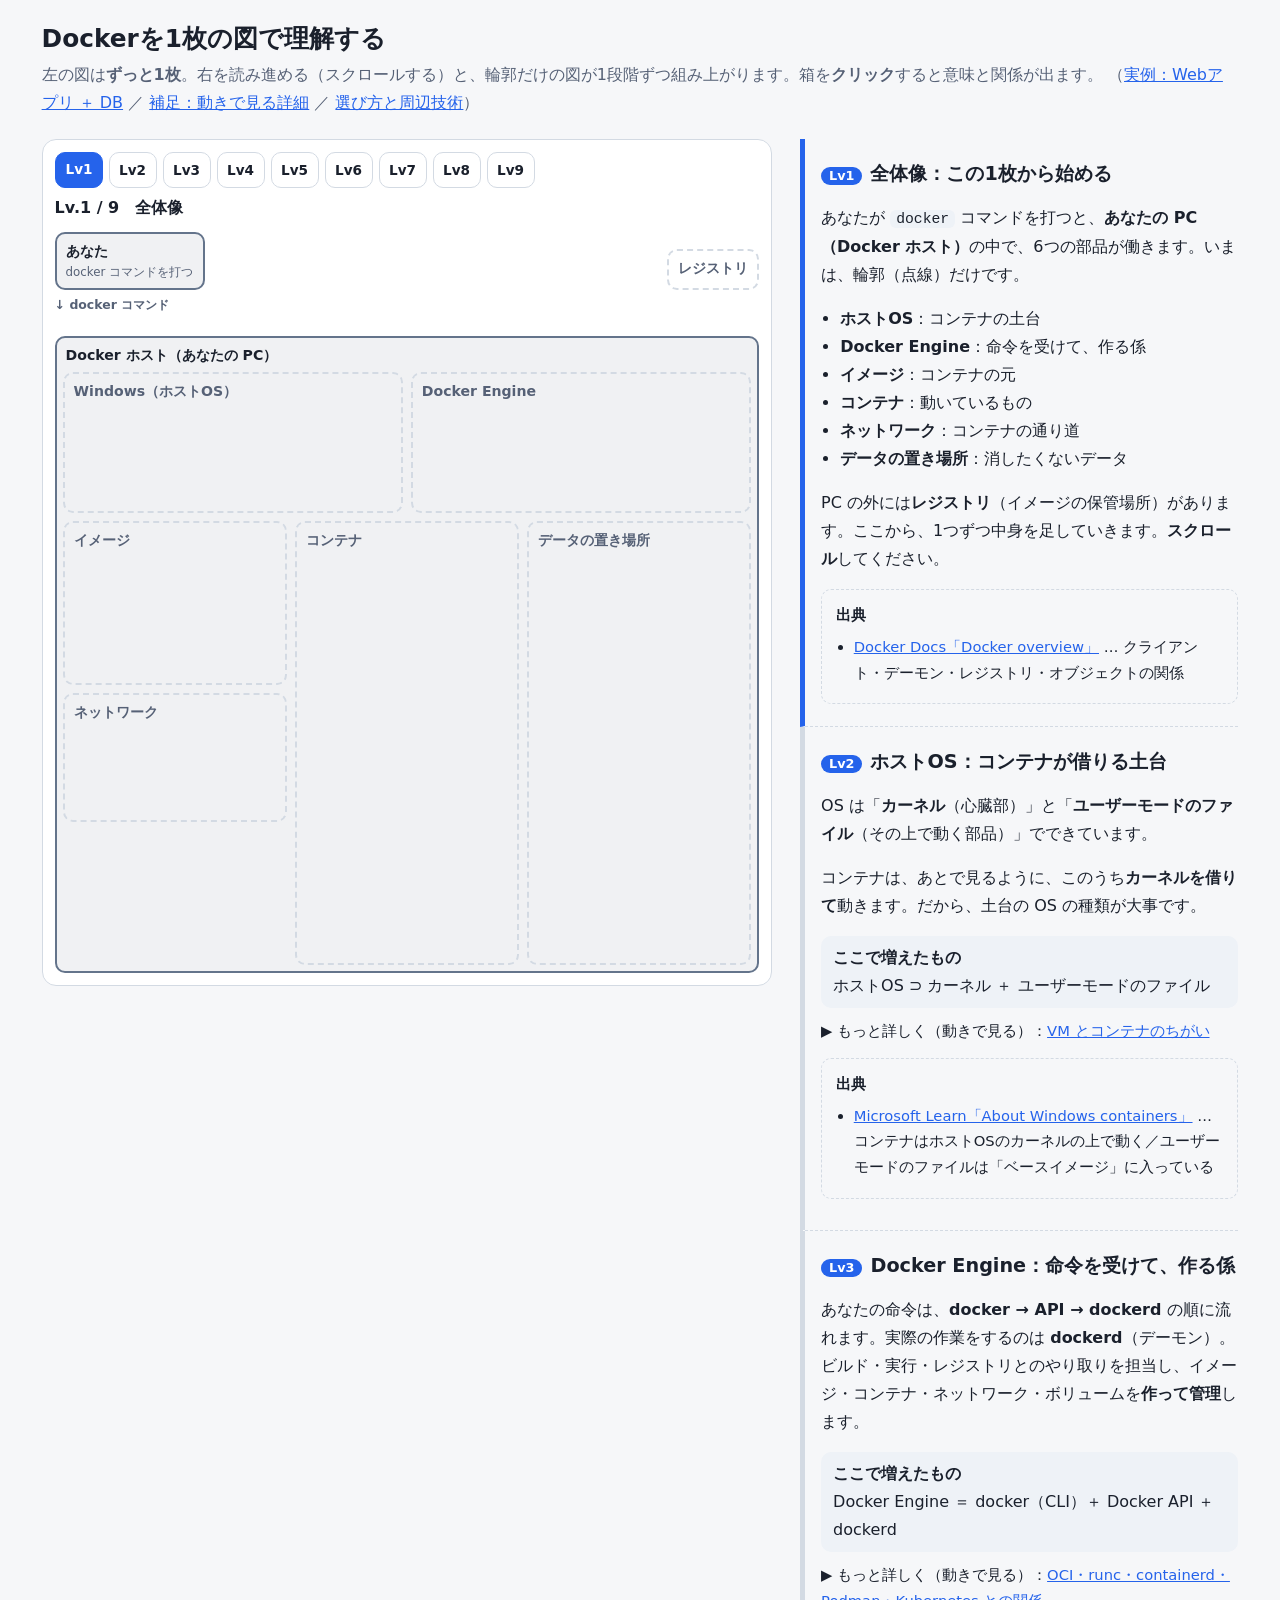
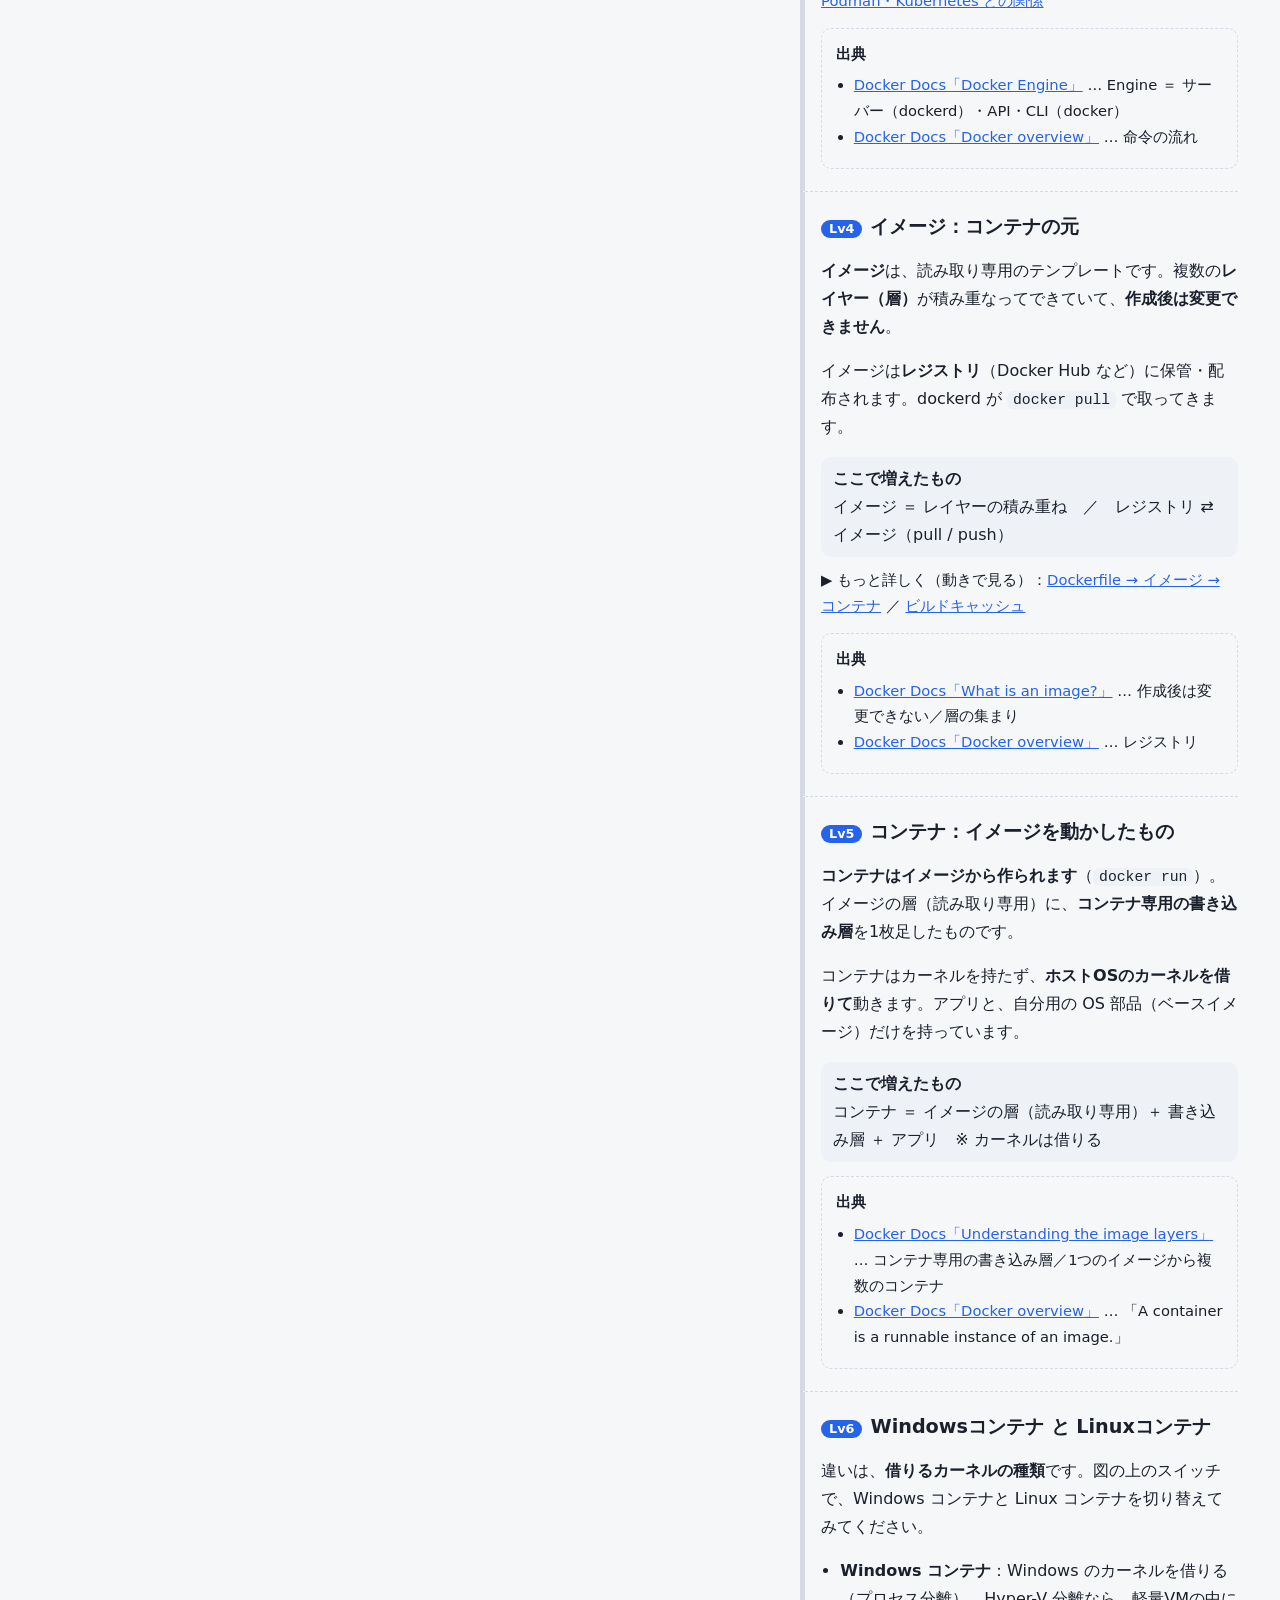
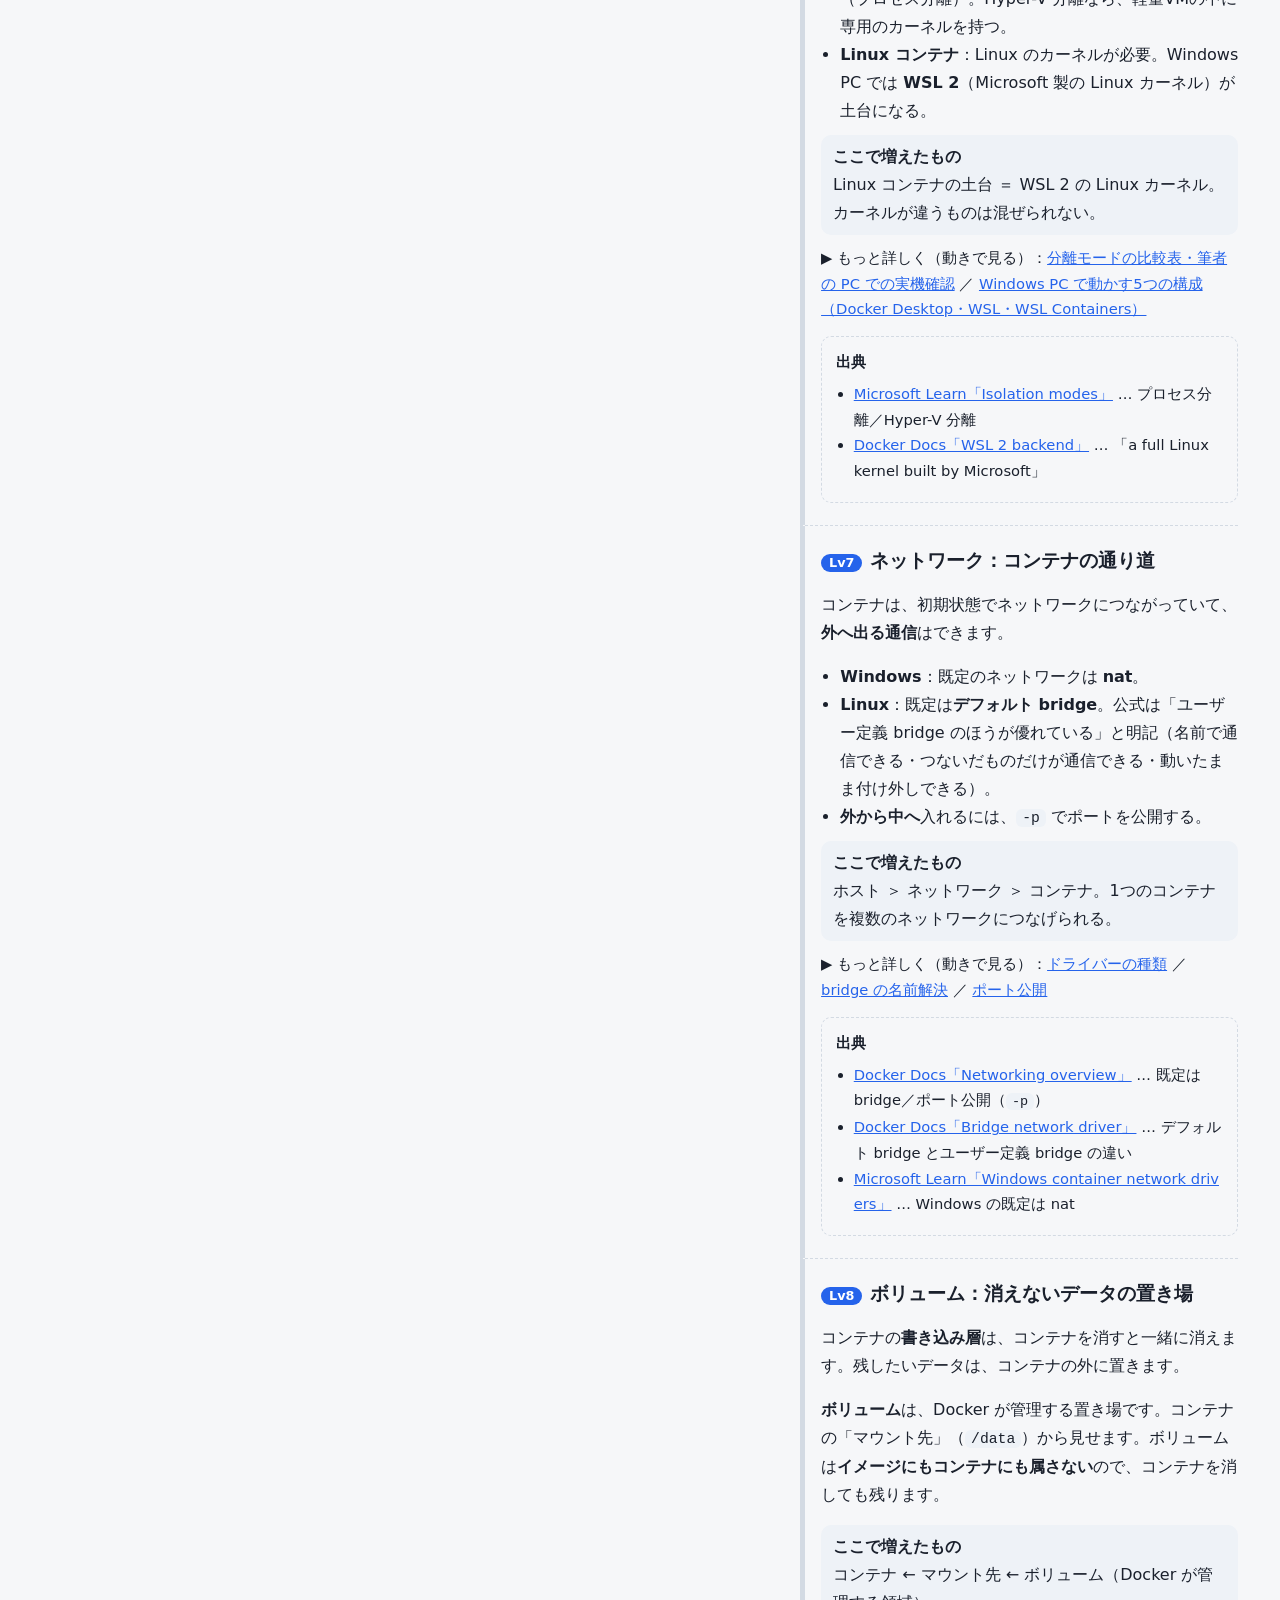
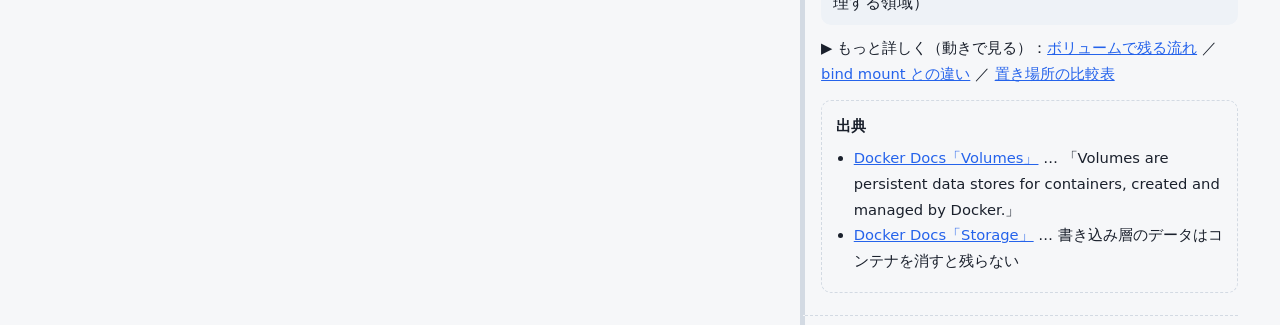
<file: index.html>
<!doctype html>
<html lang="ja">
<head>
  <meta charset="utf-8">
  <meta name="viewport" content="width=device-width, initial-scale=1">
  <meta http-equiv="refresh" content="0; url=docker_visual/index.html">
  <title>docker-intro</title>
</head>
<body>
  <p><a href="docker_visual/index.html">Dockerを1枚の図で理解する</a> へ移動します。</p>
</body>
</html>
</file>
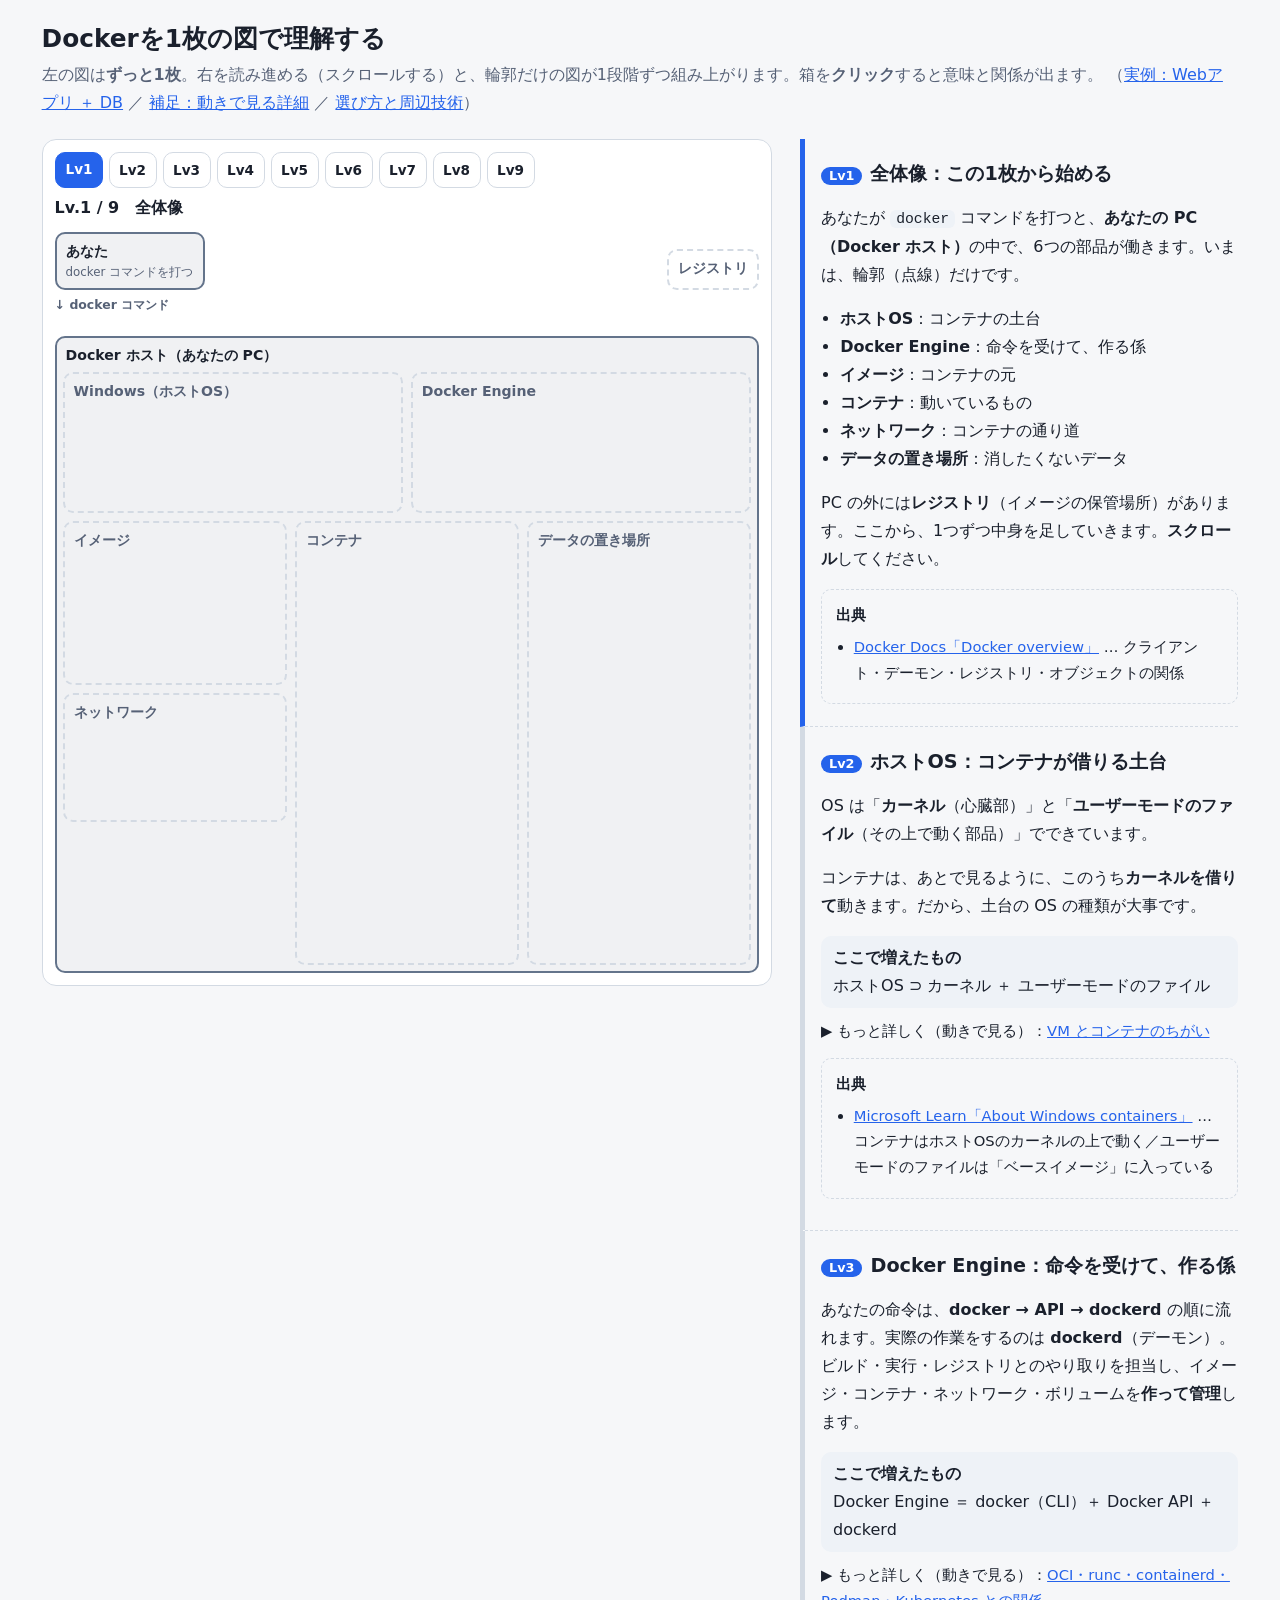
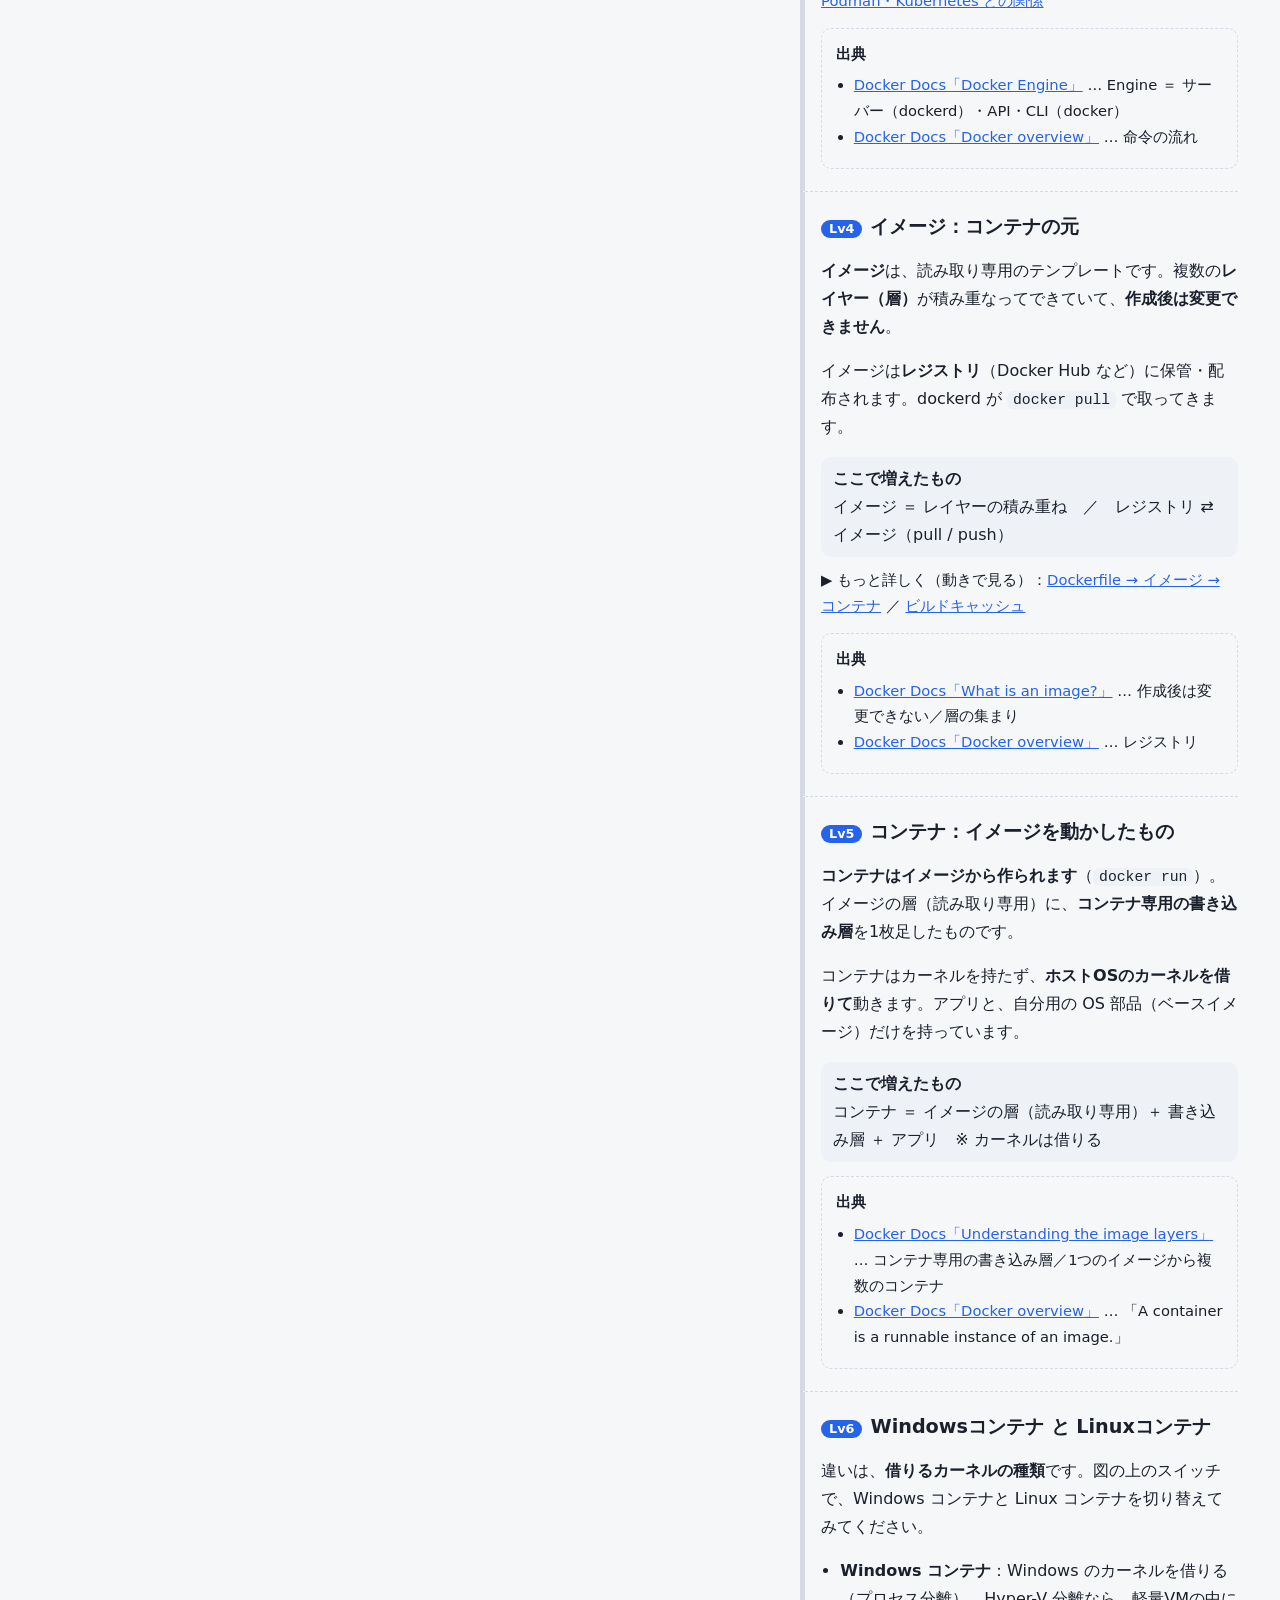
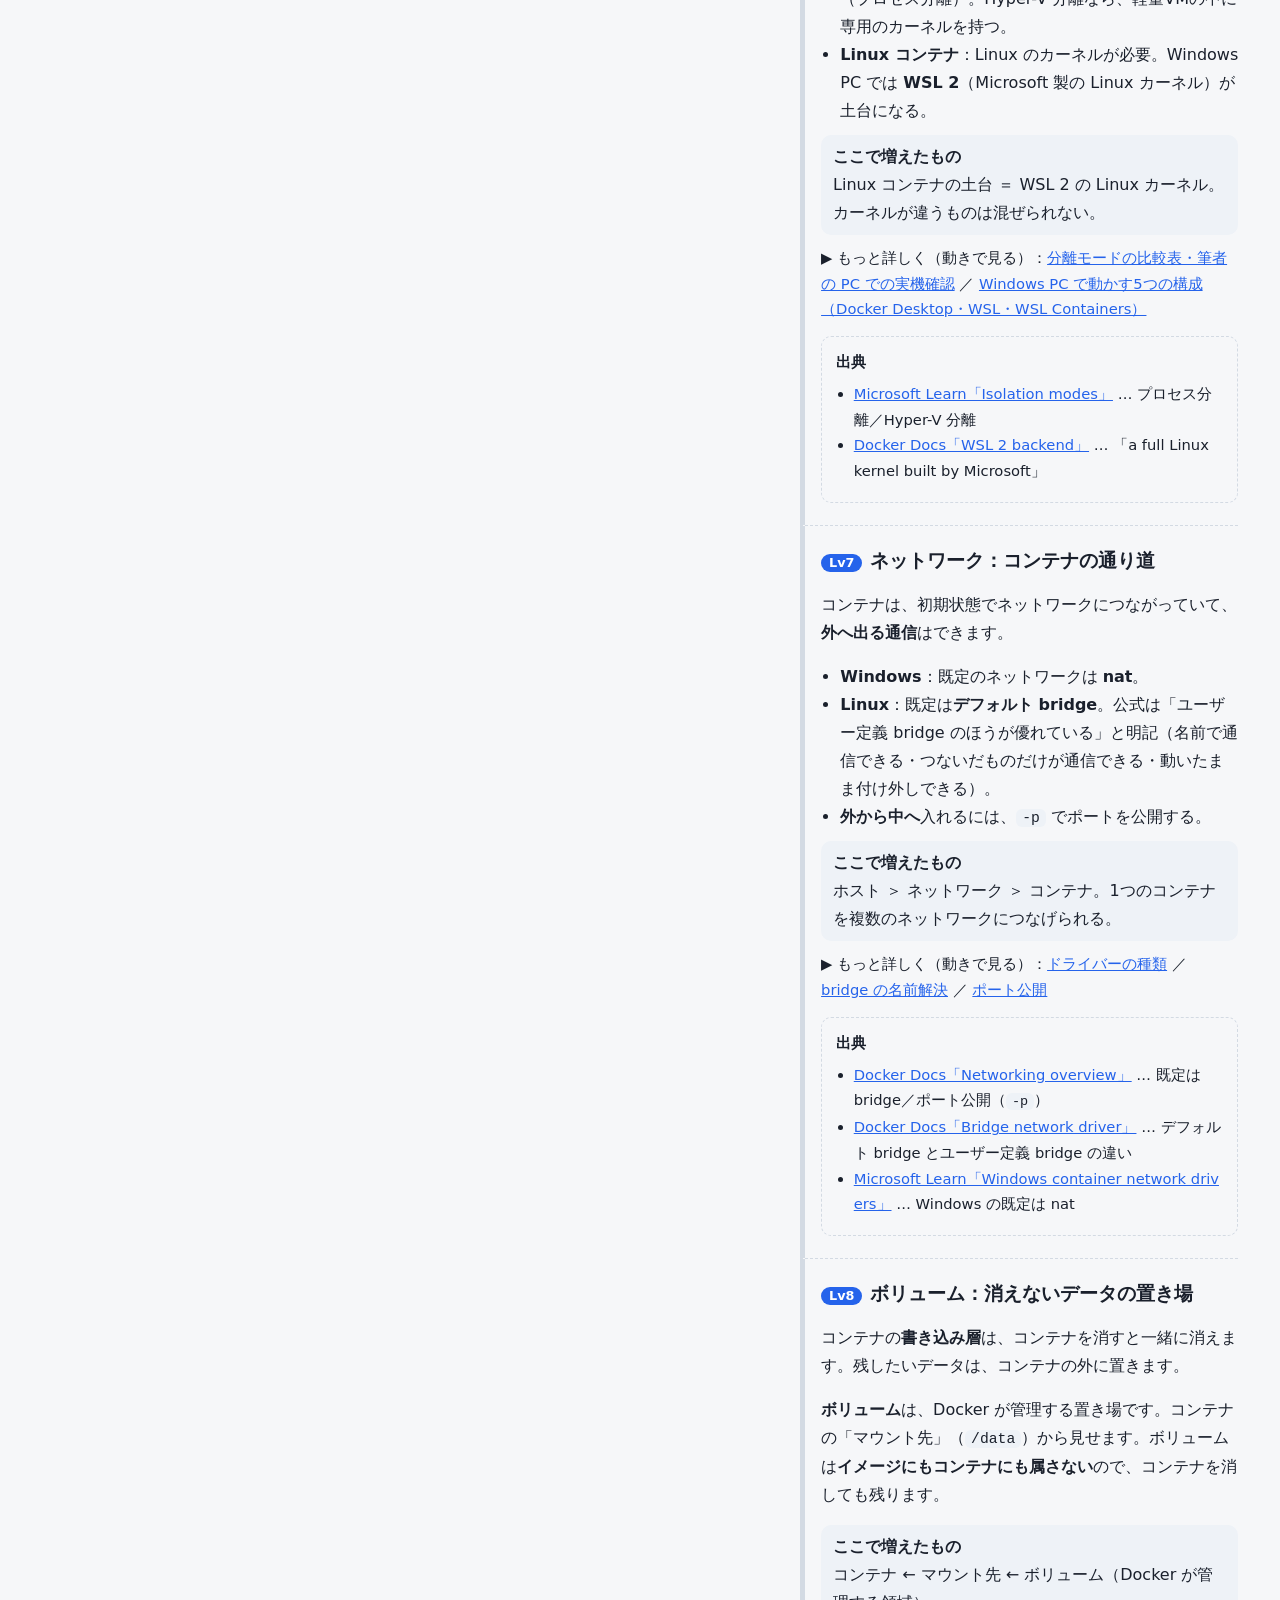
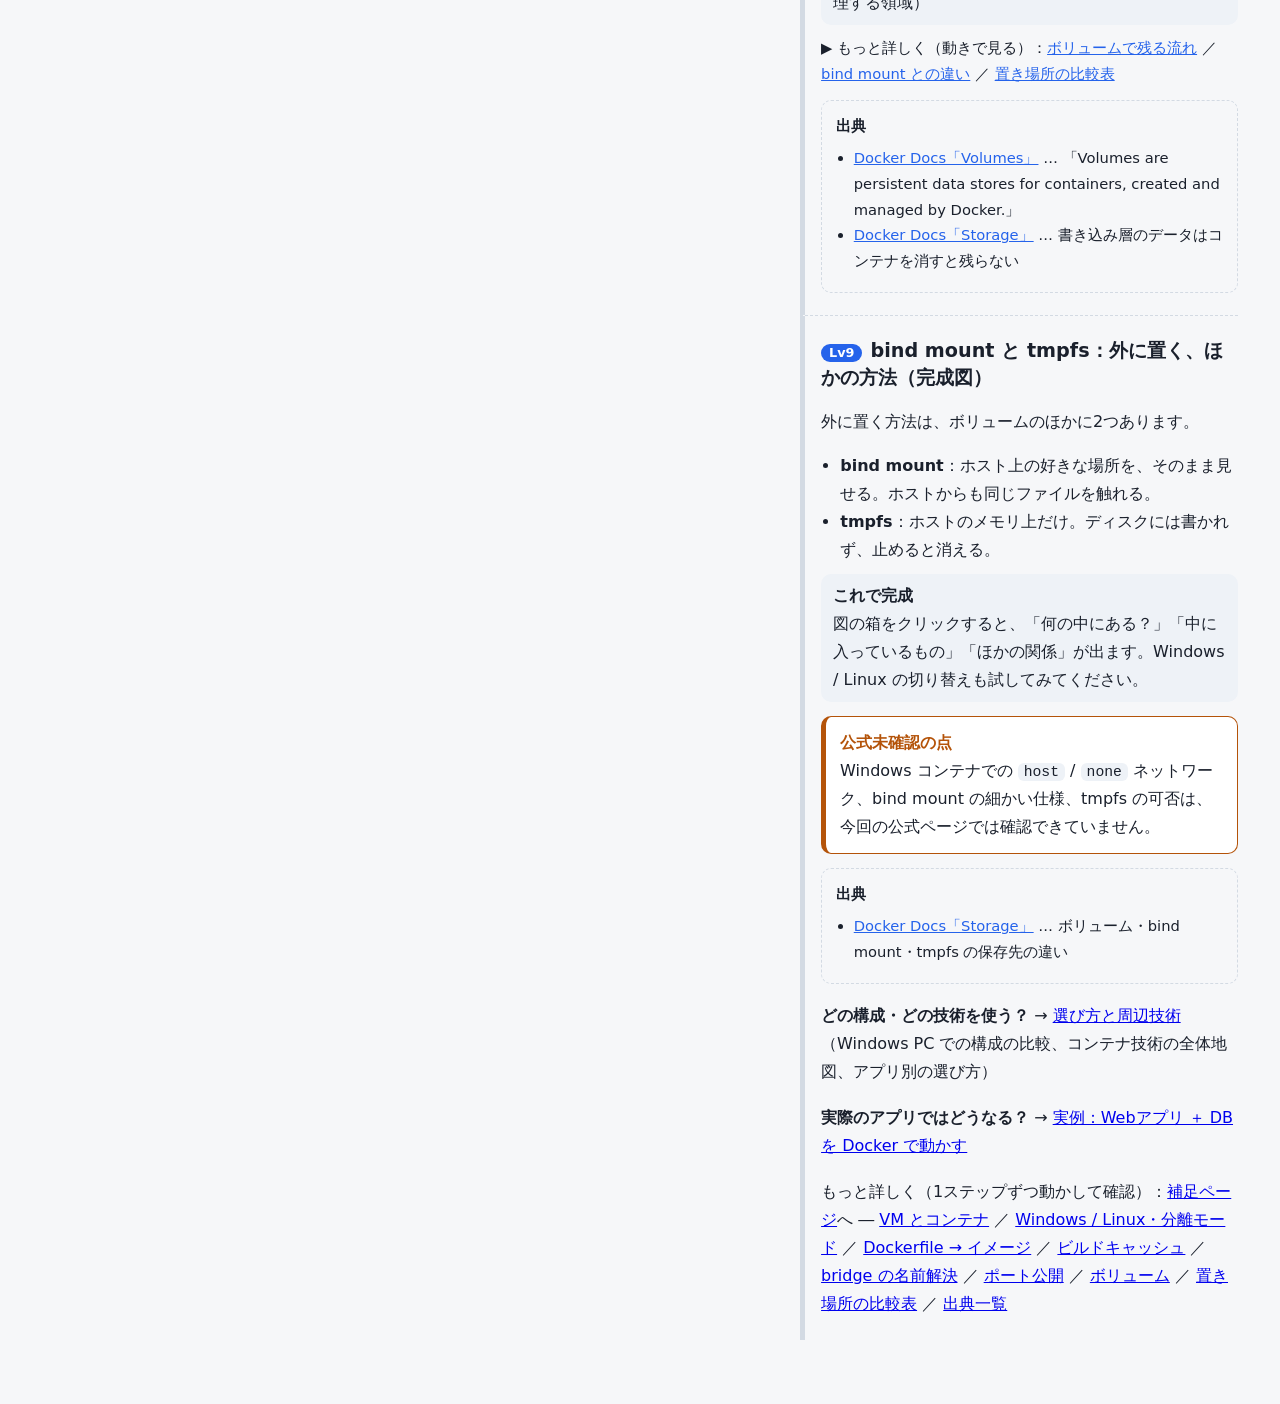
<file: docker_visual/index.html>
<!doctype html>
<html lang="ja">
<head>
  <meta charset="utf-8">
  <meta name="viewport" content="width=device-width, initial-scale=1">
  <title>Dockerを1枚の図で理解する</title>
  <meta name="description" content="全体像の1枚の図に、スクロールするだけで詳細が組み上がる Docker の解説。公式ドキュメントの出典つき">
  <link rel="stylesheet" href="css/base.css">
  <link rel="stylesheet" href="css/scenes.css">
  <link rel="stylesheet" href="css/termmap.css">
  <link rel="stylesheet" href="css/story.css">
</head>
<body>
<div class="wrap wide">

  <header class="story-head">
    <h1>Dockerを1枚の図で理解する</h1>
    <p>左の図は<strong>ずっと1枚</strong>。右を読み進める（スクロールする）と、輪郭だけの図が1段階ずつ組み上がります。箱を<strong>クリック</strong>すると意味と関係が出ます。
      （<a href="example.html">実例：Webアプリ ＋ DB</a> ／ <a href="details.html">補足：動きで見る詳細</a> ／ <a href="choose.html">選び方と周辺技術</a>）</p>
  </header>

  <div class="story" data-story>

    <!-- =================== 左：1枚の図 =================== -->
    <div class="story-diagram">
      <ol class="levelbar" aria-label="図の詳しさの段階"></ol>
      <p class="level-title" aria-live="polite"></p>

      <div data-story-master data-variant="win">
        <div class="termmap">

          <div class="m-top">
            <div class="m-top-item">
              <div class="tm host" data-term="user">
                <button class="tm-label" type="button"><span class="tm-name">あなた</span><span class="tm-note">docker コマンドを打つ</span></button>
              </div>
              <span class="tm-arrow">↓ docker コマンド</span>
            </div>
            <fieldset class="m-variant" data-show="6">
            <legend>どちらのコンテナの図にする？</legend>
            <label><input type="radio" name="variant" value="win" checked> Windows コンテナ</label>
            <label><input type="radio" name="variant" value="lin"> Linux コンテナ</label>
          </fieldset>
            <div class="m-top-item right">
              <div class="tm host" data-term="registry" data-state="1:ghost;4:on" data-hl="4">
                <button class="tm-label" type="button"><span class="tm-name">レジストリ</span><span class="tm-note">Docker Hub など（PCの外）</span></button>
              </div>
              <span class="tm-arrow" data-show="4">⇅ pull（取得）/ push（送信）</span>
            </div>
          </div>

          <div class="tm host mhost" data-term="dockerhost">
            <button class="tm-label" type="button"><span class="tm-name">Docker ホスト（あなたの PC）</span></button>
            <div class="m-grid">

              <!-- ホストOS -->
              <div class="tm win c-os" data-term="hostos" data-state="1:ghost;2:on" data-hl="2">
                <button class="tm-label" type="button"><span class="tm-name">Windows（ホストOS）</span><span class="tm-note">コンテナの土台</span></button>
                <div class="tm-body">
                  <div class="tm win" data-term="kernel" data-show="2"><button class="tm-label" type="button"><span class="tm-name">カーネル</span></button></div>
                  <div class="tm lin" data-term="usermode" data-show="2"><button class="tm-label" type="button"><span class="tm-name">ユーザーモードのファイル</span></button></div>
                  <div class="tm lin" data-term="wsl2" data-variant="lin" data-show="6" data-hl="6">
                    <button class="tm-label" type="button"><span class="tm-name">WSL 2</span><span class="tm-note">Linux カーネル</span></button>
                  </div>
                </div>
              </div>

              <!-- Docker Engine -->
              <div class="tm ctr c-engine" data-term="engine" data-state="1:ghost;3:on" data-hl="3">
                <button class="tm-label" type="button"><span class="tm-name">Docker Engine</span><span class="tm-note">命令を受けて、作る係</span></button>
                <div class="tm-body nowrap">
                  <div class="tm host" data-term="cli" data-show="3"><button class="tm-label" type="button"><span class="tm-name">docker</span></button></div>
                  <span class="tm-arrow" data-show="3">→</span>
                  <div class="tm host" data-term="api" data-show="3"><button class="tm-label" type="button"><span class="tm-name">API</span></button></div>
                  <span class="tm-arrow" data-show="3">→</span>
                  <div class="tm host" data-term="dockerd" data-show="3"><button class="tm-label" type="button"><span class="tm-name">dockerd</span></button></div>
                </div>
                <span class="tm-arrow" data-show="3">dockerd が、イメージ・コンテナ・ネットワーク・ボリュームを作って管理する ↓</span>
              </div>

              <!-- 左：イメージ・ネットワーク -->
              <div class="tm-col c-left">
                <div class="tm img" data-term="image" data-state="1:ghost;4:on" data-hl="4">
                  <button class="tm-label" type="button"><span class="tm-name">イメージ</span><span class="tm-note">コンテナの元・変わらない</span></button>
                  <div class="tm-body col">
                    <div class="tm img" data-term="layer" data-show="4"><button class="tm-label" type="button"><span class="tm-name">レイヤー</span><span class="tm-note">COPY の層</span></button></div>
                    <div class="tm img" data-term="layer" data-show="4"><button class="tm-label" type="button"><span class="tm-name">レイヤー</span><span class="tm-note">FROM の層（土台）</span></button></div>
                  </div>
                </div>

                <div class="tm net" data-term="network" data-state="1:ghost;7:on" data-hl="7">
                  <button class="tm-label" type="button"><span class="tm-name">ネットワーク</span><span class="tm-note">コンテナの通り道</span></button>
                  <div class="tm-body col">
                    <div class="tm net" data-term="drv_nat" data-variant="win" data-show="7"><button class="tm-label" type="button"><span class="tm-name">nat</span><span class="tm-note">Windows の既定</span></button></div>
                    <div class="tm net" data-term="net_default" data-variant="lin" data-show="7"><button class="tm-label" type="button"><span class="tm-name">デフォルト bridge</span><span class="tm-note">Linux の既定</span></button></div>
                    <div class="tm net" data-term="net_user" data-variant="lin" data-show="7"><button class="tm-label" type="button"><span class="tm-name">ユーザー定義 bridge</span><span class="tm-note">名前で通信できる</span></button></div>
                    <span class="tm-arrow" data-show="7">外から入るには <code>-p</code>（ポート公開）</span>
                  </div>
                </div>
              </div>

              <!-- コンテナ -->
              <div class="tm ctr c-ctr" data-term="container" data-state="1:ghost;5:on" data-hl="5">
                <button class="tm-label" type="button">
                  <span class="tm-name">コンテナ</span>
                  <span class="tm-note">動いているもの（<span data-variant="win">Windows 用</span><span data-variant="lin">Linux 用</span>）</span>
                </button>
                <div class="tm-body col">
                  <div class="m-pair">
                    <div class="tm host" data-term="app" data-show="5"><button class="tm-label" type="button"><span class="tm-name">アプリ</span></button></div>
                    <div class="tm img" data-term="baseimage" data-show="5"><button class="tm-label" type="button"><span class="tm-name">ベースイメージ</span><span class="tm-note">自分用の OS 部品</span></button></div>
                    <div class="tm img" data-term="layer_ro" data-show="5"><button class="tm-label" type="button"><span class="tm-name">イメージの層</span><span class="tm-note">読み取り専用</span></button></div>
                    <div class="tm ctr" data-term="writable" data-show="5"><button class="tm-label" type="button"><span class="tm-name">書き込み層</span><span class="tm-note">消える</span></button></div>
                  </div>
                  <span class="tm-arrow" data-show="5">
                    <span data-variant="win">⇠ Windows のカーネルを借りる</span>
                    <span data-variant="lin">⇠ WSL 2 の Linux カーネルを借りる</span>
                  </span>
                  <div class="tm net" data-term="drv_nat" data-variant="win" data-show="7" data-hl="7"><button class="tm-label" type="button"><span class="tm-name">ネットワーク接続：nat</span></button></div>
                  <div class="tm net" data-term="net_default" data-variant="lin" data-show="7" data-hl="7"><button class="tm-label" type="button"><span class="tm-name">ネットワーク接続：bridge</span></button></div>
                  <div class="m-chips">
                    <div class="tm net" data-term="mountpoint" data-show="8" data-hl="8"><button class="tm-label" type="button"><span class="tm-name">/data</span><span class="tm-note">← ボリューム</span></button></div>
                    <div class="tm net" data-term="mountpoint" data-show="9" data-hl="9"><button class="tm-label" type="button"><span class="tm-name">/src</span><span class="tm-note">← bind mount</span></button></div>
                    <div class="tm net" data-term="mountpoint" data-show="9" data-hl="9"><button class="tm-label" type="button"><span class="tm-name">/cache</span><span class="tm-note">← tmpfs</span></button></div>
                  </div>
                </div>
              </div>

              <!-- データの置き場所 -->
              <div class="tm vol c-store" data-term="storage_group" data-state="1:ghost;8:on" data-hl="8">
                <button class="tm-label" type="button"><span class="tm-name">データの置き場所</span><span class="tm-note">コンテナの外</span></button>
                <div class="tm-body col">
                  <div class="tm vol" data-term="dockerarea" data-show="8">
                    <button class="tm-label" type="button"><span class="tm-name">Docker が管理する領域</span></button>
                    <div class="tm-body">
                      <div class="tm vol" data-term="volume"><button class="tm-label" type="button"><span class="tm-name">ボリューム</span><span class="tm-note">消えない</span></button></div>
                    </div>
                  </div>
                  <div class="tm host" data-term="hostdir" data-show="9" data-hl="9"><button class="tm-label" type="button"><span class="tm-name">ホスト上の好きな場所</span><span class="tm-note">bind mount の元</span></button></div>
                  <div class="tm host" data-term="hostmem" data-show="9" data-hl="9">
                    <button class="tm-label" type="button"><span class="tm-name">ホストのメモリ</span></button>
                    <div class="tm-body">
                      <div class="tm vol" data-term="tmpfs"><button class="tm-label" type="button"><span class="tm-name">tmpfs</span><span class="tm-note">止めると消える</span></button></div>
                    </div>
                  </div>
                </div>
              </div>

            </div>
          </div>

          <div class="tm-panel" aria-live="polite"></div>
        </div>
      </div>
    </div>

    <!-- =================== 右：章（スクロールすると図が詳しくなる） =================== -->
    <div class="chapters">
      <div class="panel-slot"></div>

      <section class="chapter" data-title="全体像">
        <h2><span class="lv-tag">Lv1</span>全体像：この1枚から始める</h2>
        <p>あなたが <code>docker</code> コマンドを打つと、<strong>あなたの PC（Docker ホスト）</strong>の中で、6つの部品が働きます。いまは、輪郭（点線）だけです。</p>
        <ul>
          <li><strong>ホストOS</strong>：コンテナの土台</li>
          <li><strong>Docker Engine</strong>：命令を受けて、作る係</li>
          <li><strong>イメージ</strong>：コンテナの元</li>
          <li><strong>コンテナ</strong>：動いているもの</li>
          <li><strong>ネットワーク</strong>：コンテナの通り道</li>
          <li><strong>データの置き場所</strong>：消したくないデータ</li>
        </ul>
        <p>PC の外には<strong>レジストリ</strong>（イメージの保管場所）があります。ここから、1つずつ中身を足していきます。<strong>スクロール</strong>してください。</p>
        <div class="sources">
          <strong>出典</strong>
          <ul>
            <li><a href="https://docs.docker.com/get-started/docker-overview/" target="_blank" rel="noopener">Docker Docs「Docker overview」</a> … クライアント・デーモン・レジストリ・オブジェクトの関係</li>
          </ul>
        </div>
      </section>

      <section class="chapter" data-title="ホストOS">
        <h2><span class="lv-tag">Lv2</span>ホストOS：コンテナが借りる土台</h2>
        <p>OS は「<strong>カーネル</strong>（心臓部）」と「<strong>ユーザーモードのファイル</strong>（その上で動く部品）」でできています。</p>
        <p>コンテナは、あとで見るように、このうち<strong>カーネルを借りて</strong>動きます。だから、土台の OS の種類が大事です。</p>
        <div class="added"><strong>ここで増えたもの</strong>ホストOS ⊃ カーネル ＋ ユーザーモードのファイル</div>
        <p class="more">▶ もっと詳しく（動きで見る）：<a href="details.html#t-vm">VM とコンテナのちがい</a></p>
        <div class="sources">
          <strong>出典</strong>
          <ul>
            <li><a href="https://learn.microsoft.com/en-us/virtualization/windowscontainers/about/" target="_blank" rel="noopener">Microsoft Learn「About Windows containers」</a> … コンテナはホストOSのカーネルの上で動く／ユーザーモードのファイルは「ベースイメージ」に入っている</li>
          </ul>
        </div>
      </section>

      <section class="chapter" data-title="Docker Engine">
        <h2><span class="lv-tag">Lv3</span>Docker Engine：命令を受けて、作る係</h2>
        <p>あなたの命令は、<strong>docker → API → dockerd</strong> の順に流れます。実際の作業をするのは <strong>dockerd</strong>（デーモン）。ビルド・実行・レジストリとのやり取りを担当し、イメージ・コンテナ・ネットワーク・ボリュームを<strong>作って管理</strong>します。</p>
        <div class="added">
          <strong>ここで増えたもの</strong>
          Docker Engine ＝ docker（CLI）＋ Docker API ＋ dockerd
        </div>
        <p class="more">▶ もっと詳しく（動きで見る）：<a href="choose.html#t-landscape">OCI・runc・containerd・Podman・Kubernetes との関係</a></p>
        <div class="sources">
          <strong>出典</strong>
          <ul>
            <li><a href="https://docs.docker.com/engine/" target="_blank" rel="noopener">Docker Docs「Docker Engine」</a> … Engine ＝ サーバー（dockerd）・API・CLI（docker）</li>
            <li><a href="https://docs.docker.com/get-started/docker-overview/" target="_blank" rel="noopener">Docker Docs「Docker overview」</a> … 命令の流れ</li>
          </ul>
        </div>
      </section>

      <section class="chapter" data-title="イメージ">
        <h2><span class="lv-tag">Lv4</span>イメージ：コンテナの元</h2>
        <p><strong>イメージ</strong>は、読み取り専用のテンプレートです。複数の<strong>レイヤー（層）</strong>が積み重なってできていて、<strong>作成後は変更できません</strong>。</p>
        <p>イメージは<strong>レジストリ</strong>（Docker Hub など）に保管・配布されます。dockerd が <code>docker pull</code> で取ってきます。</p>
        <div class="added">
          <strong>ここで増えたもの</strong>
          イメージ ＝ レイヤーの積み重ね　／　レジストリ ⇄ イメージ（pull / push）
        </div>
        <p class="more">▶ もっと詳しく（動きで見る）：<a href="details.html#t-layers">Dockerfile → イメージ → コンテナ</a> ／ <a href="details.html#t-cache">ビルドキャッシュ</a></p>
        <div class="sources">
          <strong>出典</strong>
          <ul>
            <li><a href="https://docs.docker.com/get-started/docker-concepts/the-basics/what-is-an-image/" target="_blank" rel="noopener">Docker Docs「What is an image?」</a> … 作成後は変更できない／層の集まり</li>
            <li><a href="https://docs.docker.com/get-started/docker-overview/" target="_blank" rel="noopener">Docker Docs「Docker overview」</a> … レジストリ</li>
          </ul>
        </div>
      </section>

      <section class="chapter" data-title="コンテナ">
        <h2><span class="lv-tag">Lv5</span>コンテナ：イメージを動かしたもの</h2>
        <p><strong>コンテナはイメージから作られます</strong>（<code>docker run</code>）。イメージの層（読み取り専用）に、<strong>コンテナ専用の書き込み層</strong>を1枚足したものです。</p>
        <p>コンテナはカーネルを持たず、<strong>ホストOSのカーネルを借りて</strong>動きます。アプリと、自分用の OS 部品（ベースイメージ）だけを持っています。</p>
        <div class="added">
          <strong>ここで増えたもの</strong>
          コンテナ ＝ イメージの層（読み取り専用）＋ 書き込み層 ＋ アプリ　※ カーネルは借りる
        </div>
        <div class="sources">
          <strong>出典</strong>
          <ul>
            <li><a href="https://docs.docker.com/get-started/docker-concepts/building-images/understanding-image-layers/" target="_blank" rel="noopener">Docker Docs「Understanding the image layers」</a> … コンテナ専用の書き込み層／1つのイメージから複数のコンテナ</li>
            <li><a href="https://docs.docker.com/get-started/docker-overview/" target="_blank" rel="noopener">Docker Docs「Docker overview」</a> … 「A container is a runnable instance of an image.」</li>
          </ul>
        </div>
      </section>

      <section class="chapter" data-title="Windows と Linux">
        <h2><span class="lv-tag">Lv6</span>Windowsコンテナ と Linuxコンテナ</h2>
        <p>違いは、<strong>借りるカーネルの種類</strong>です。図の上のスイッチで、Windows コンテナと Linux コンテナを切り替えてみてください。</p>
        <ul>
          <li><strong>Windows コンテナ</strong>：Windows のカーネルを借りる（プロセス分離）。Hyper-V 分離なら、軽量VMの中に専用のカーネルを持つ。</li>
          <li><strong>Linux コンテナ</strong>：Linux のカーネルが必要。Windows PC では <strong>WSL 2</strong>（Microsoft 製の Linux カーネル）が土台になる。</li>
        </ul>
        <div class="added">
          <strong>ここで増えたもの</strong>
          Linux コンテナの土台 ＝ WSL 2 の Linux カーネル。カーネルが違うものは混ぜられない。
        </div>
        <p class="more">▶ もっと詳しく（動きで見る）：<a href="details.html#t-kernel">分離モードの比較表・筆者の PC での実機確認</a> ／ <a href="choose.html#t-config">Windows PC で動かす5つの構成（Docker Desktop・WSL・WSL Containers）</a></p>
        <div class="sources">
          <strong>出典</strong>
          <ul>
            <li><a href="https://learn.microsoft.com/en-us/virtualization/windowscontainers/manage-containers/hyperv-container" target="_blank" rel="noopener">Microsoft Learn「Isolation modes」</a> … プロセス分離／Hyper-V 分離</li>
            <li><a href="https://docs.docker.com/desktop/features/wsl/" target="_blank" rel="noopener">Docker Docs「WSL 2 backend」</a> … 「a full Linux kernel built by Microsoft」</li>
          </ul>
        </div>
      </section>

      <section class="chapter" data-title="ネットワーク">
        <h2><span class="lv-tag">Lv7</span>ネットワーク：コンテナの通り道</h2>
        <p>コンテナは、初期状態でネットワークにつながっていて、<strong>外へ出る通信</strong>はできます。</p>
        <ul>
          <li><strong>Windows</strong>：既定のネットワークは <strong>nat</strong>。</li>
          <li><strong>Linux</strong>：既定は<strong>デフォルト bridge</strong>。公式は「ユーザー定義 bridge のほうが優れている」と明記（名前で通信できる・つないだものだけが通信できる・動いたまま付け外しできる）。</li>
          <li><strong>外から中へ</strong>入れるには、<code>-p</code> でポートを公開する。</li>
        </ul>
        <div class="added">
          <strong>ここで増えたもの</strong>
          ホスト ＞ ネットワーク ＞ コンテナ。1つのコンテナを複数のネットワークにつなげられる。
        </div>
        <p class="more">▶ もっと詳しく（動きで見る）：<a href="details.html#t-drivers">ドライバーの種類</a> ／ <a href="details.html#t-bridge">bridge の名前解決</a> ／ <a href="details.html#t-publish">ポート公開</a></p>
        <div class="sources">
          <strong>出典</strong>
          <ul>
            <li><a href="https://docs.docker.com/engine/network/" target="_blank" rel="noopener">Docker Docs「Networking overview」</a> … 既定は bridge／ポート公開（<code>-p</code>）</li>
            <li><a href="https://docs.docker.com/engine/network/drivers/bridge/" target="_blank" rel="noopener">Docker Docs「Bridge network driver」</a> … デフォルト bridge とユーザー定義 bridge の違い</li>
            <li><a href="https://learn.microsoft.com/en-us/virtualization/windowscontainers/container-networking/network-drivers-topologies" target="_blank" rel="noopener">Microsoft Learn「Windows container network drivers」</a> … Windows の既定は nat</li>
          </ul>
        </div>
      </section>

      <section class="chapter" data-title="ボリューム">
        <h2><span class="lv-tag">Lv8</span>ボリューム：消えないデータの置き場</h2>
        <p>コンテナの<strong>書き込み層</strong>は、コンテナを消すと一緒に消えます。残したいデータは、コンテナの外に置きます。</p>
        <p><strong>ボリューム</strong>は、Docker が管理する置き場です。コンテナの「マウント先」（<code>/data</code>）から見せます。ボリュームは<strong>イメージにもコンテナにも属さない</strong>ので、コンテナを消しても残ります。</p>
        <div class="added">
          <strong>ここで増えたもの</strong>
          コンテナ ← マウント先 ← ボリューム（Docker が管理する領域）
        </div>
        <p class="more">▶ もっと詳しく（動きで見る）：<a href="details.html#t-volume">ボリュームで残る流れ</a> ／ <a href="details.html#t-mounts">bind mount との違い</a> ／ <a href="details.html#storage-compare">置き場所の比較表</a></p>
        <div class="sources">
          <strong>出典</strong>
          <ul>
            <li><a href="https://docs.docker.com/engine/storage/volumes/" target="_blank" rel="noopener">Docker Docs「Volumes」</a> … 「Volumes are persistent data stores for containers, created and managed by Docker.」</li>
            <li><a href="https://docs.docker.com/engine/storage/" target="_blank" rel="noopener">Docker Docs「Storage」</a> … 書き込み層のデータはコンテナを消すと残らない</li>
          </ul>
        </div>
      </section>

      <section class="chapter" data-title="完成図">
        <h2><span class="lv-tag">Lv9</span>bind mount と tmpfs：外に置く、ほかの方法（完成図）</h2>
        <p>外に置く方法は、ボリュームのほかに2つあります。</p>
        <ul>
          <li><strong>bind mount</strong>：ホスト上の好きな場所を、そのまま見せる。ホストからも同じファイルを触れる。</li>
          <li><strong>tmpfs</strong>：ホストのメモリ上だけ。ディスクには書かれず、止めると消える。</li>
        </ul>
        <div class="added">
          <strong>これで完成</strong>
          図の箱をクリックすると、「何の中にある？」「中に入っているもの」「ほかの関係」が出ます。Windows / Linux の切り替えも試してみてください。
        </div>
        <div class="note">
          <strong>公式未確認の点</strong><br>
          Windows コンテナでの <code>host</code> / <code>none</code> ネットワーク、bind mount の細かい仕様、tmpfs の可否は、今回の公式ページでは確認できていません。
        </div>
        <div class="sources">
          <strong>出典</strong>
          <ul>
            <li><a href="https://docs.docker.com/engine/storage/" target="_blank" rel="noopener">Docker Docs「Storage」</a> … ボリューム・bind mount・tmpfs の保存先の違い</li>
          </ul>
        </div>
        <p class="story-foot">
          <strong>どの構成・どの技術を使う？</strong> → <a href="choose.html">選び方と周辺技術</a>（Windows PC での構成の比較、コンテナ技術の全体地図、アプリ別の選び方）
        </p>
        <p class="story-foot">
          <strong>実際のアプリではどうなる？</strong> → <a href="example.html">実例：Webアプリ ＋ DB を Docker で動かす</a>
        </p>
        <p class="story-foot">
          もっと詳しく（1ステップずつ動かして確認）：<a href="details.html">補足ページ</a>へ ― <a href="details.html#t-vm">VM とコンテナ</a> ／ <a href="details.html#t-kernel">Windows / Linux・分離モード</a> ／ <a href="details.html#t-layers">Dockerfile → イメージ</a> ／ <a href="details.html#t-cache">ビルドキャッシュ</a> ／ <a href="details.html#t-bridge">bridge の名前解決</a> ／ <a href="details.html#t-publish">ポート公開</a> ／ <a href="details.html#t-volume">ボリューム</a> ／ <a href="details.html#storage-compare">置き場所の比較表</a> ／ <a href="details.html#sources">出典一覧</a>
        </p>
      </section>

    </div>
  </div>

</div>

<script src="js/terms.js"></script>
<script src="js/stepper.js"></script>
<script src="js/termmap.js"></script>
<script src="js/story.js"></script>
</body>
</html>
</file>
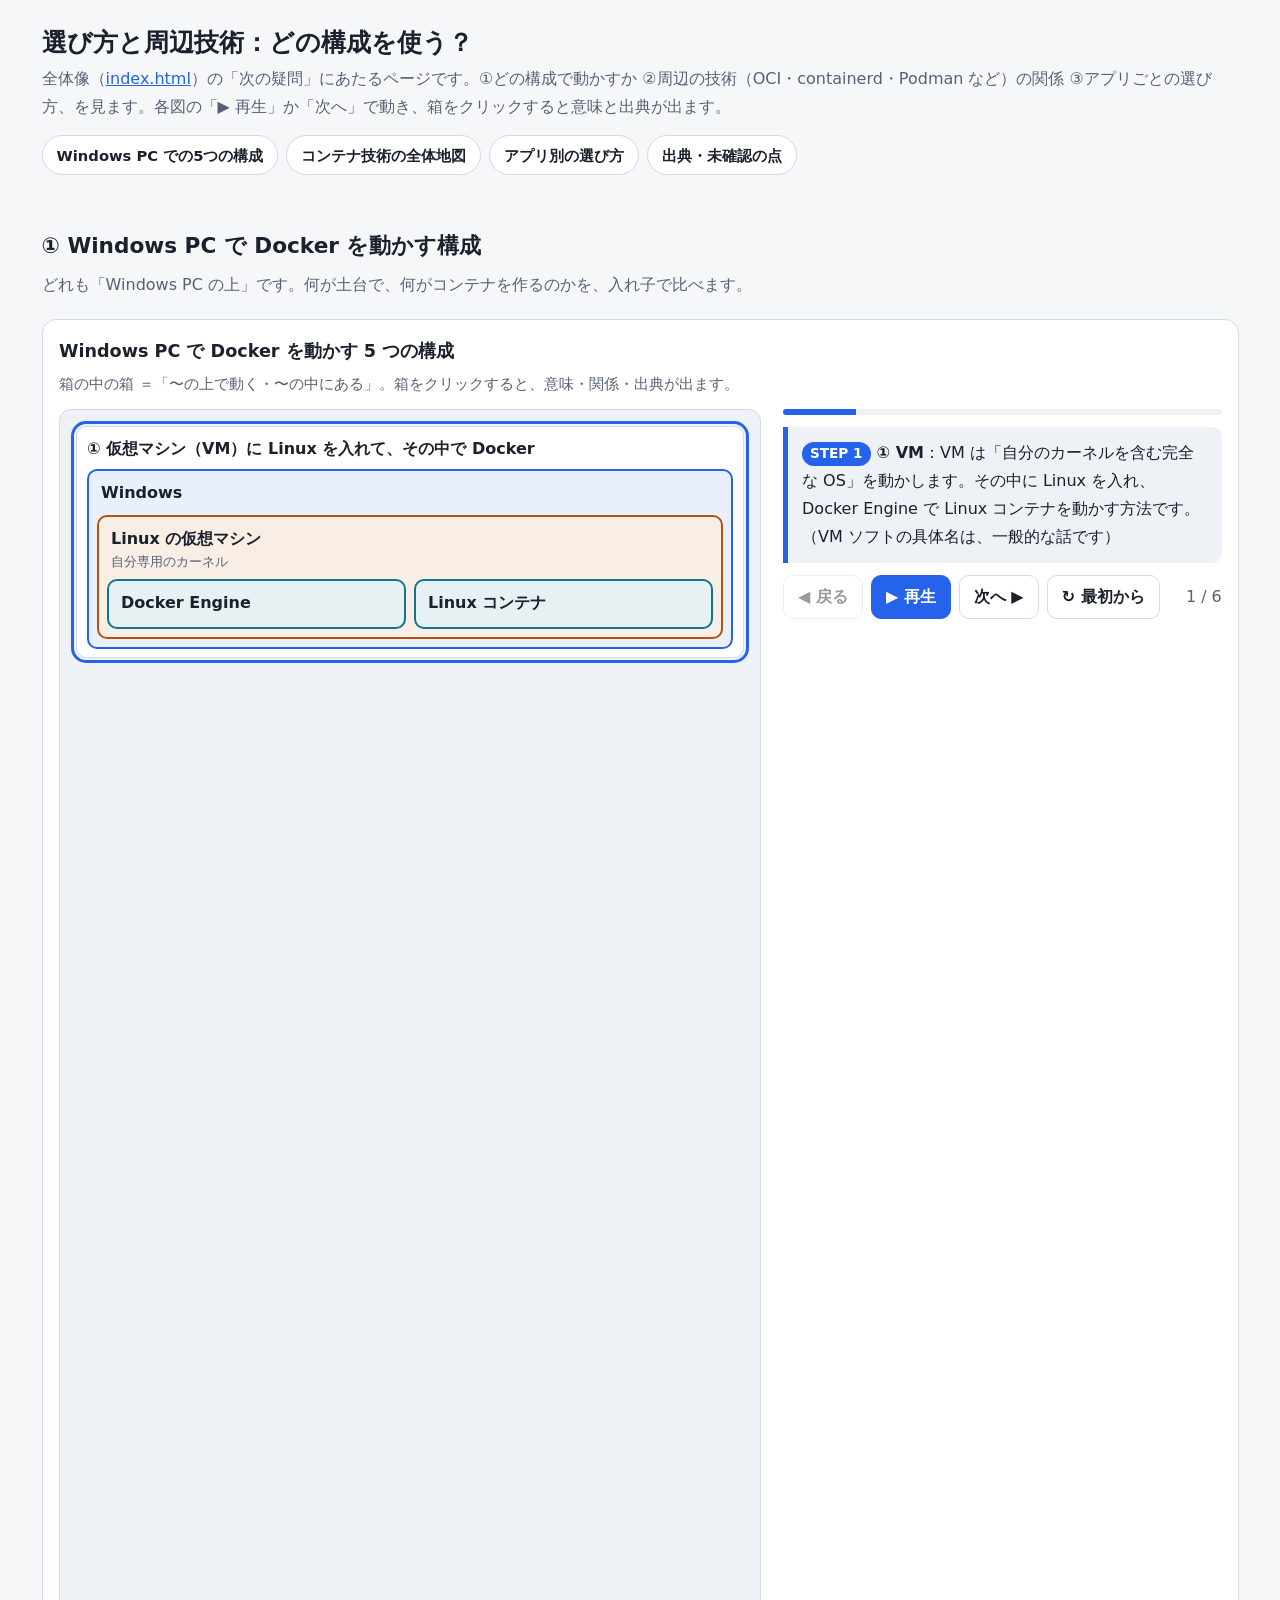
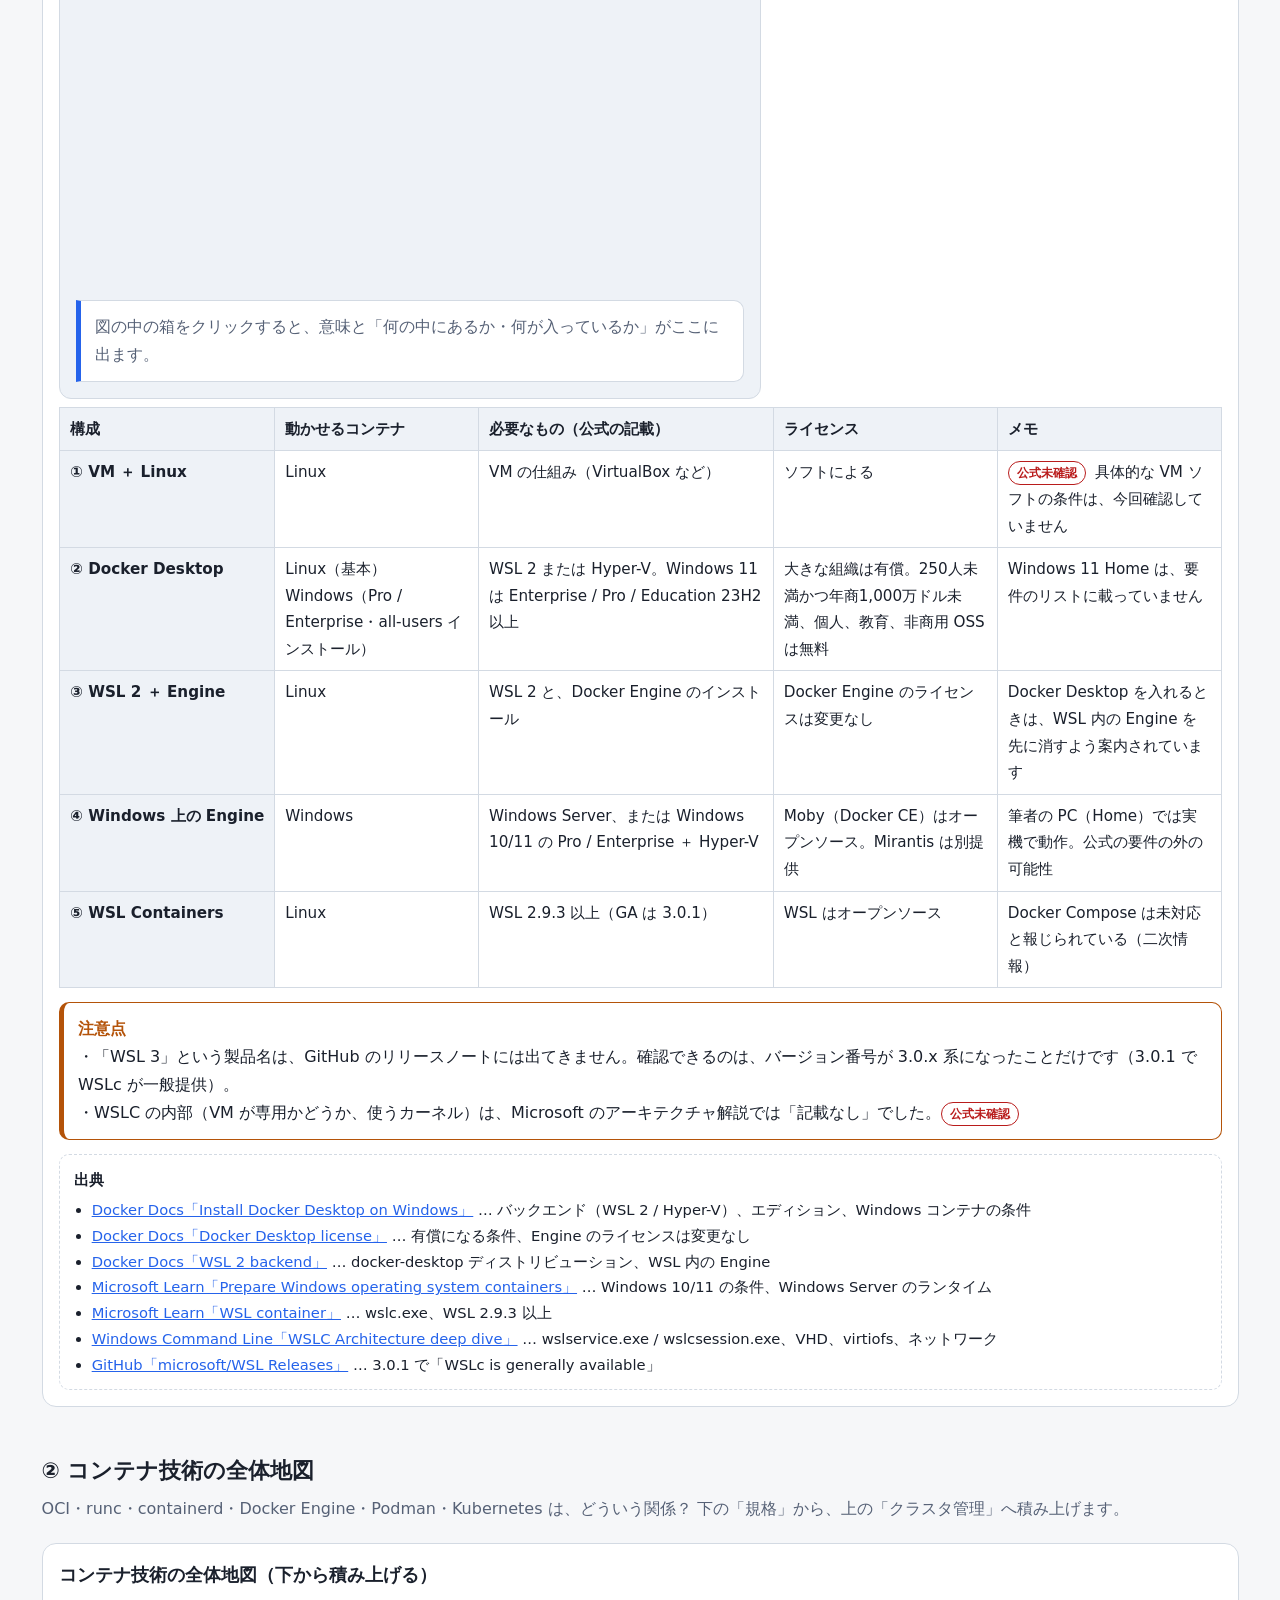
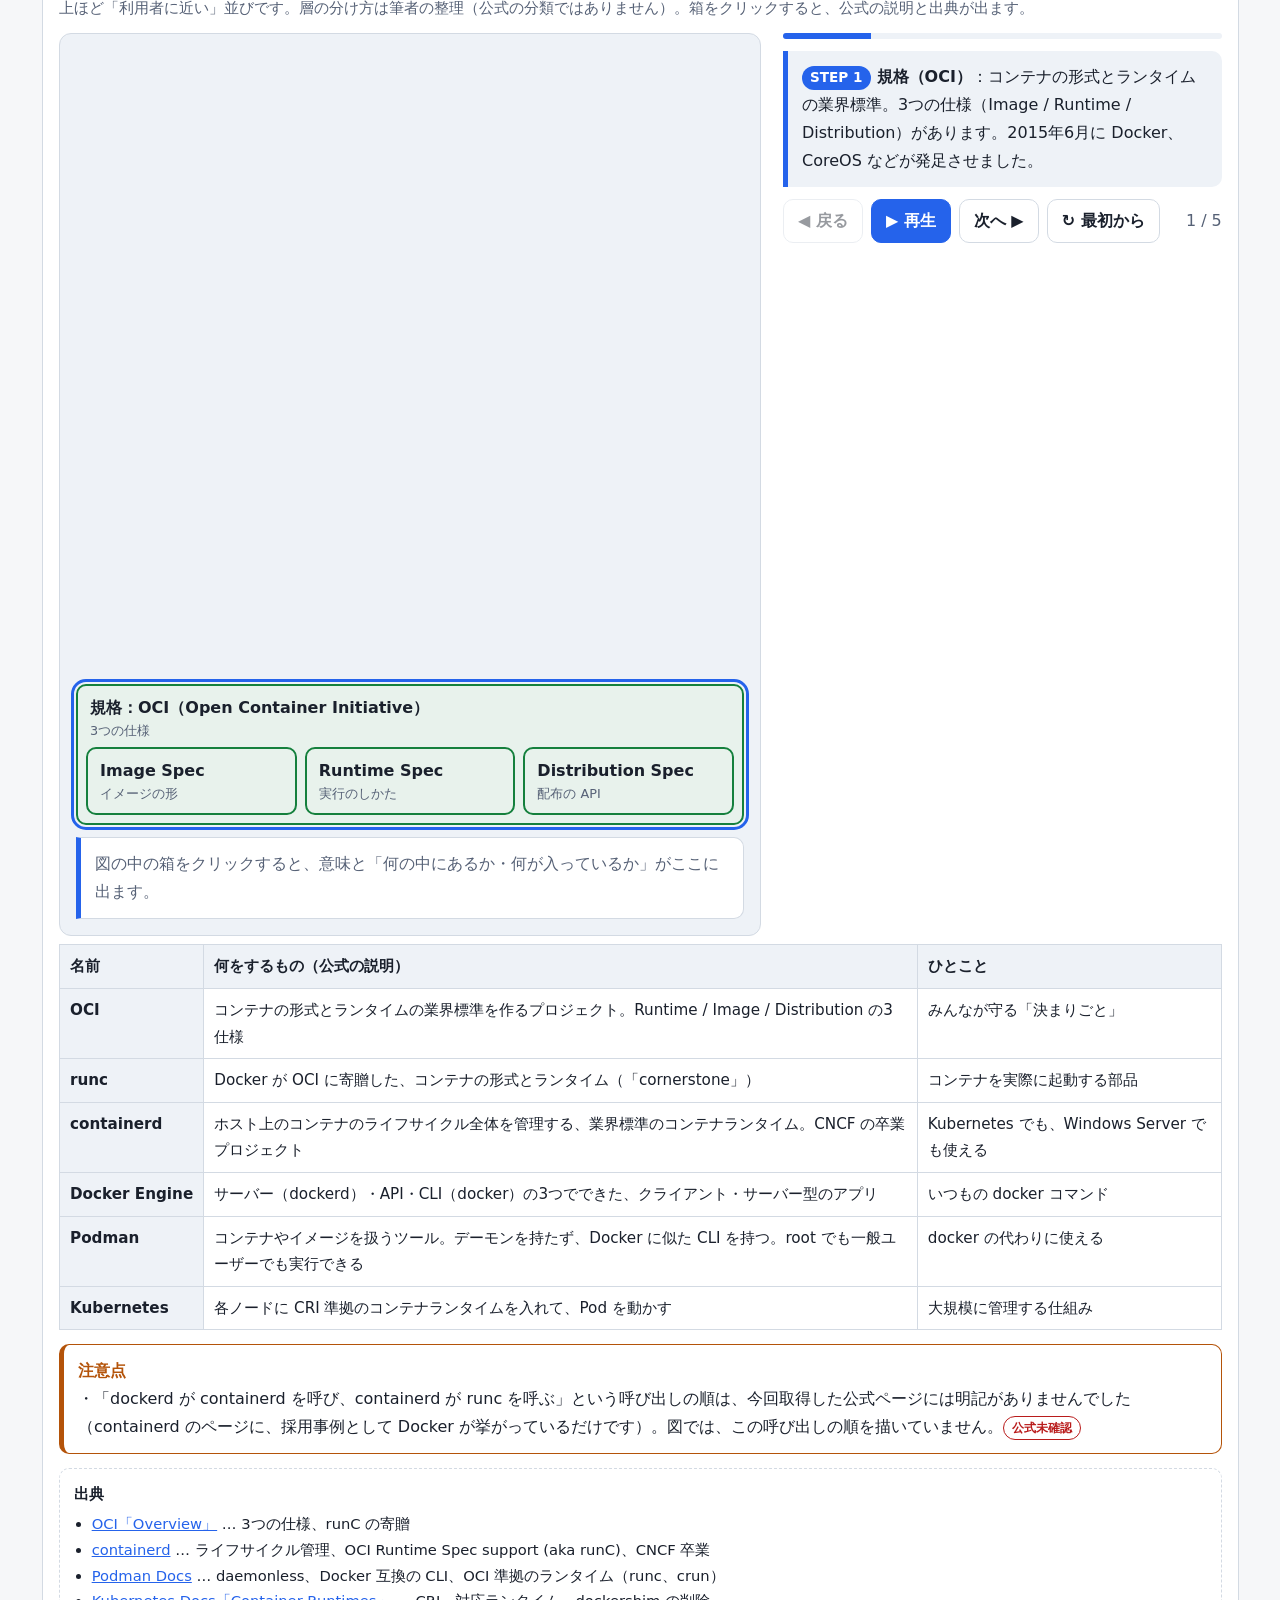
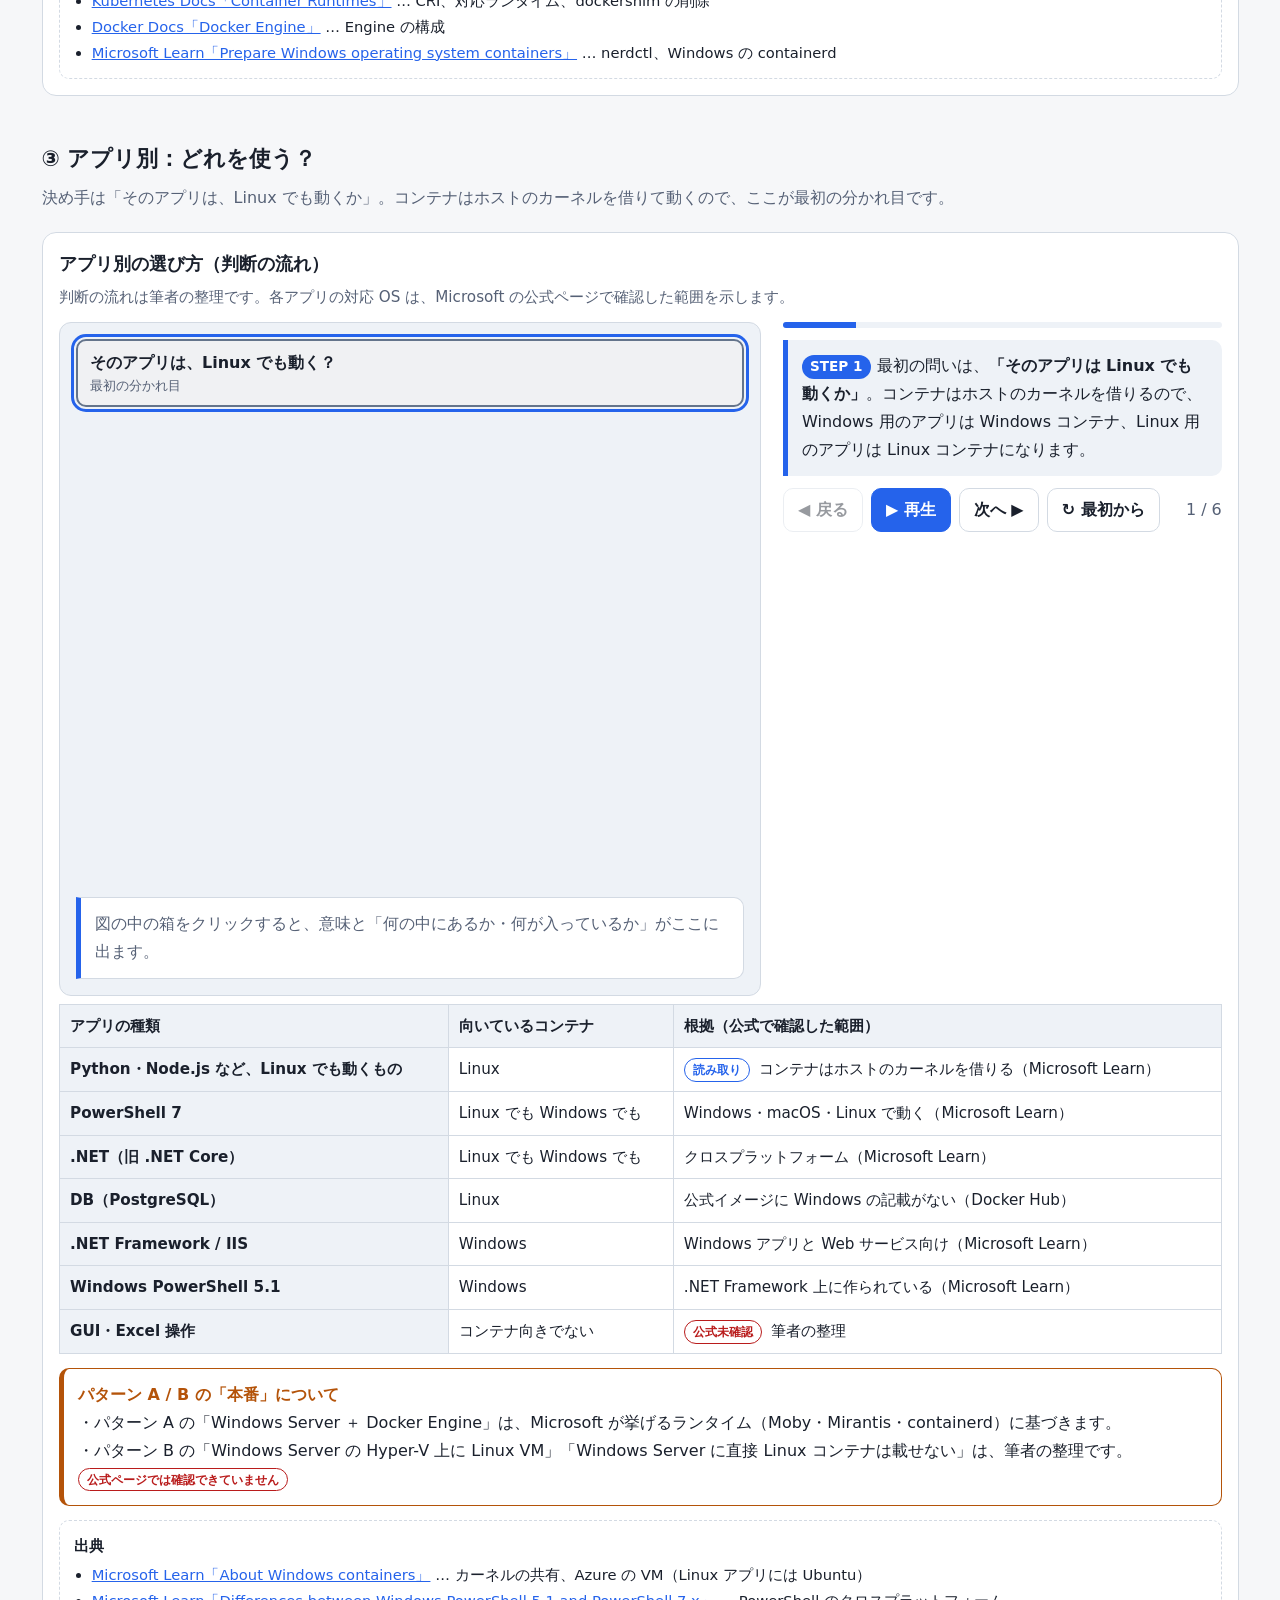
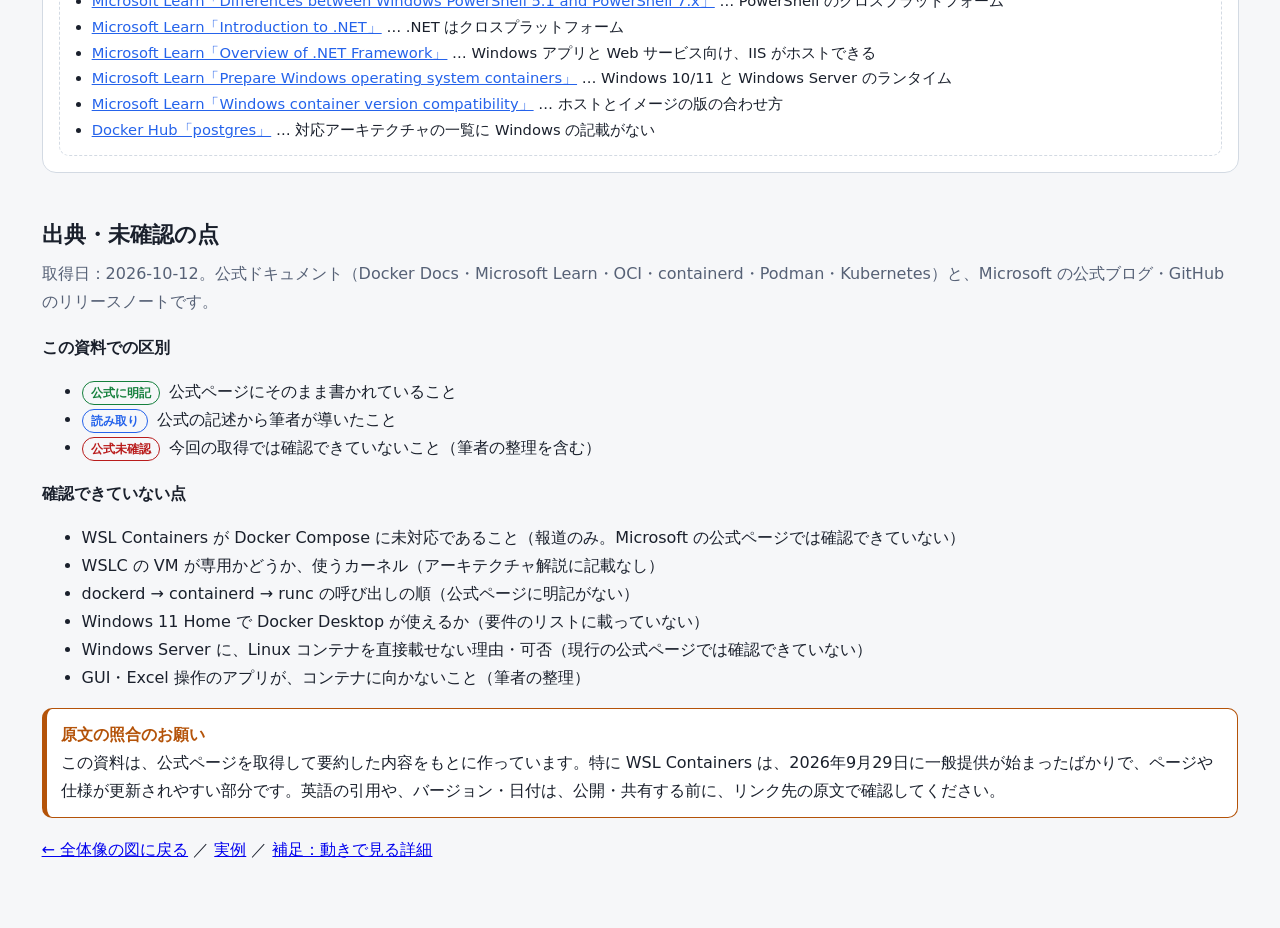
<file: docker_visual/choose.html>
<!doctype html>
<html lang="ja">
<head>
  <meta charset="utf-8">
  <meta name="viewport" content="width=device-width, initial-scale=1">
  <title>選び方と周辺技術：どの構成を使う？</title>
  <meta name="description" content="Windows PC で Docker を動かす構成の比較、コンテナ技術の全体地図（OCI・containerd・runc・Podman・Kubernetes）、アプリ別の選び方を、公式ドキュメントの出典つきで解説">
  <link rel="stylesheet" href="css/base.css">
  <link rel="stylesheet" href="css/scenes.css">
  <link rel="stylesheet" href="css/termmap.css">
  <link rel="stylesheet" href="css/details.css">
</head>
<body>
<div class="wrap wide">

  <header class="details-head">
    <h1>選び方と周辺技術：どの構成を使う？</h1>
    <p>全体像（<a href="index.html">index.html</a>）の「次の疑問」にあたるページです。①どの構成で動かすか ②周辺の技術（OCI・containerd・Podman など）の関係 ③アプリごとの選び方、を見ます。各図の「▶ 再生」か「次へ」で動き、箱をクリックすると意味と出典が出ます。</p>
    <ul class="jump" aria-label="ページ内の移動">
      <li><a href="#t-config">Windows PC での5つの構成</a></li>
      <li><a href="#t-landscape">コンテナ技術の全体地図</a></li>
      <li><a href="#t-choose">アプリ別の選び方</a></li>
      <li><a href="#sources">出典・未確認の点</a></li>
    </ul>
  </header>

  <main>

  <!-- ======================= A. 構成の比較 ======================= -->
  <section class="group" id="g-config">
    <h2>① Windows PC で Docker を動かす構成</h2>
    <p class="lead">どれも「Windows PC の上」です。何が土台で、何がコンテナを作るのかを、入れ子で比べます。</p>

    <section class="scene" data-scene aria-labelledby="t-config">
      <h3 id="t-config">Windows PC で Docker を動かす 5 つの構成</h3>
      <p class="scene-sub">箱の中の箱 ＝「〜の上で動く・〜の中にある」。箱をクリックすると、意味・関係・出典が出ます。</p>
      <div class="stage">
        <div class="termmap">

          <div class="cfg" data-show="1" data-hl="1">
            <div class="cfg-title">① 仮想マシン（VM）に Linux を入れて、その中で Docker</div>
            <div class="tm win" data-term="hostos">
              <button class="tm-label" type="button"><span class="tm-name">Windows</span></button>
              <div class="tm-body">
                <div class="tm lin" data-term="vm_linux">
                  <button class="tm-label" type="button"><span class="tm-name">Linux の仮想マシン</span><span class="tm-note">自分専用のカーネル</span></button>
                  <div class="tm-body">
                    <div class="tm ctr" data-term="engine"><button class="tm-label" type="button"><span class="tm-name">Docker Engine</span></button></div>
                    <div class="tm ctr" data-term="ctr_linux"><button class="tm-label" type="button"><span class="tm-name">Linux コンテナ</span></button></div>
                  </div>
                </div>
              </div>
            </div>
          </div>

          <div class="cfg" data-show="2" data-hl="2">
            <div class="cfg-title">② Docker Desktop（WSL 2 バックエンド）</div>
            <div class="tm win" data-term="hostos">
              <button class="tm-label" type="button"><span class="tm-name">Windows</span></button>
              <div class="tm-body">
                <div class="tm ctr" data-term="desktop_win"><button class="tm-label" type="button"><span class="tm-name">Docker Desktop</span><span class="tm-note">GUI・docker コマンド</span></button></div>
                <div class="tm lin" data-term="wsl2">
                  <button class="tm-label" type="button"><span class="tm-name">WSL 2</span><span class="tm-note">Linux カーネル</span></button>
                  <div class="tm-body">
                    <div class="tm host" data-term="desktop_distro">
                      <button class="tm-label" type="button"><span class="tm-name">docker-desktop ディストリビューション</span></button>
                      <div class="tm-body">
                        <div class="tm ctr" data-term="engine"><button class="tm-label" type="button"><span class="tm-name">Docker Engine</span></button></div>
                        <div class="tm ctr" data-term="ctr_linux"><button class="tm-label" type="button"><span class="tm-name">Linux コンテナ</span></button></div>
                      </div>
                    </div>
                  </div>
                </div>
              </div>
            </div>
          </div>

          <div class="cfg" data-show="3" data-hl="3">
            <div class="cfg-title">③ WSL 2 の Ubuntu などに、Docker Engine を直接入れる</div>
            <div class="tm win" data-term="hostos">
              <button class="tm-label" type="button"><span class="tm-name">Windows</span></button>
              <div class="tm-body">
                <div class="tm lin" data-term="wsl2">
                  <button class="tm-label" type="button"><span class="tm-name">WSL 2</span><span class="tm-note">Linux カーネル</span></button>
                  <div class="tm-body">
                    <div class="tm host" data-term="ubuntu_distro">
                      <button class="tm-label" type="button"><span class="tm-name">Ubuntu など</span></button>
                      <div class="tm-body">
                        <div class="tm ctr" data-term="engine"><button class="tm-label" type="button"><span class="tm-name">Docker Engine</span><span class="tm-note">直接入れる</span></button></div>
                        <div class="tm ctr" data-term="ctr_linux"><button class="tm-label" type="button"><span class="tm-name">Linux コンテナ</span></button></div>
                      </div>
                    </div>
                  </div>
                </div>
              </div>
            </div>
          </div>

          <div class="cfg" data-show="4" data-hl="4">
            <div class="cfg-title">④ Windows 上に Docker Engine（Windows コンテナ）</div>
            <div class="tm win" data-term="hostos">
              <button class="tm-label" type="button"><span class="tm-name">Windows</span><span class="tm-note">カーネルを貸す</span></button>
              <div class="tm-body">
                <div class="tm ctr" data-term="win_engine"><button class="tm-label" type="button"><span class="tm-name">Docker Engine</span><span class="tm-note">Windows 上</span></button></div>
                <div class="tm ctr" data-term="ctr_win"><button class="tm-label" type="button"><span class="tm-name">Windows コンテナ</span><span class="tm-note">プロセス分離 / Hyper-V 分離</span></button></div>
              </div>
            </div>
          </div>

          <div class="cfg" data-show="5" data-hl="5">
            <div class="cfg-title">⑤ WSL Containers（wslc）：Docker を入れずに Linux コンテナ</div>
            <div class="tm win" data-term="hostos">
              <button class="tm-label" type="button"><span class="tm-name">Windows</span></button>
              <div class="tm-body">
                <div class="tm ctr" data-term="wslc_cli"><button class="tm-label" type="button"><span class="tm-name">wslc.exe</span><span class="tm-note">CLI（docker に似たコマンド）</span></button></div>
                <div class="tm lin" data-term="wslc_service">
                  <button class="tm-label" type="button"><span class="tm-name">WSL（wslservice.exe）</span><span class="tm-note">VM を作る</span></button>
                  <div class="tm-body">
                    <div class="tm host" data-term="wslc_session">
                      <button class="tm-label" type="button"><span class="tm-name">セッション（wslcsession.exe）</span></button>
                      <div class="tm-body">
                        <div class="tm ctr" data-term="ctr_linux"><button class="tm-label" type="button"><span class="tm-name">Linux コンテナ</span></button></div>
                      </div>
                    </div>
                  </div>
                </div>
              </div>
            </div>
          </div>

          <div class="tm-panel" aria-live="polite"></div>
        </div>
      </div>
      <ol class="caption-list">
        <li><strong>① VM</strong>：VM は「自分のカーネルを含む完全な OS」を動かします。その中に Linux を入れ、Docker Engine で Linux コンテナを動かす方法です。（VM ソフトの具体名は、一般的な話です）</li>
        <li><strong>② Docker Desktop</strong>：既定のバックエンドは <strong>WSL 2</strong>。コンテナは、WSL 2 の中の専用ディストリビューション（<code>docker-desktop</code>）で動きます。大きな組織では有償です。</li>
        <li><strong>③ WSL 2 ＋ Engine</strong>：Ubuntu などの WSL 2 ディストリビューションに、<strong>Docker Engine を直接</strong>入れます。Docker Desktop は不要。Docker Engine 自体のライセンスは変わっていません。</li>
        <li><strong>④ Windows 上の Engine</strong>：<strong>Windows コンテナ</strong>を動かす方法。Windows Server では Moby・Mirantis・containerd。Windows 10/11 は、公式には「Pro / Enterprise ＋ Hyper-V」。筆者の PC（Home）では動きましたが、公式の要件の外の可能性があります。</li>
        <li><strong>⑤ WSL Containers</strong>：WSL に組み込まれた Linux コンテナ機能（<code>wslc.exe</code>）。<strong>Docker を別に入れなくてよい</strong>。2026/9/29 に一般提供（WSL 3.0.1）。Docker Compose は未対応と報じられています（公式ページでは未確認）。</li>
        <li>どれも「カーネルを借りて動く」点は同じ。違いは、<strong>誰がコンテナを作るか</strong>と、<strong>どのカーネルを使うか</strong>です。<span class="badge inf">公式の記述からの読み取り</span></li>
      </ol>

      <div class="table-wrap">
        <table class="tbl">
          <thead><tr><th>構成</th><th>動かせるコンテナ</th><th>必要なもの（公式の記載）</th><th>ライセンス</th><th>メモ</th></tr></thead>
          <tbody>
            <tr><th>① VM ＋ Linux</th><td>Linux</td><td>VM の仕組み（VirtualBox など）</td><td>ソフトによる</td><td><span class="badge unk">公式未確認</span> 具体的な VM ソフトの条件は、今回確認していません</td></tr>
            <tr><th>② Docker Desktop</th><td>Linux（基本）<br>Windows（Pro / Enterprise・all-users インストール）</td><td>WSL 2 または Hyper-V。Windows 11 は Enterprise / Pro / Education 23H2 以上</td><td>大きな組織は有償。250人未満かつ年商1,000万ドル未満、個人、教育、非商用 OSS は無料</td><td>Windows 11 Home は、要件のリストに載っていません</td></tr>
            <tr><th>③ WSL 2 ＋ Engine</th><td>Linux</td><td>WSL 2 と、Docker Engine のインストール</td><td>Docker Engine のライセンスは変更なし</td><td>Docker Desktop を入れるときは、WSL 内の Engine を先に消すよう案内されています</td></tr>
            <tr><th>④ Windows 上の Engine</th><td>Windows</td><td>Windows Server、または Windows 10/11 の Pro / Enterprise ＋ Hyper-V</td><td>Moby（Docker CE）はオープンソース。Mirantis は別提供</td><td>筆者の PC（Home）では実機で動作。公式の要件の外の可能性</td></tr>
            <tr><th>⑤ WSL Containers</th><td>Linux</td><td>WSL 2.9.3 以上（GA は 3.0.1）</td><td>WSL はオープンソース</td><td>Docker Compose は未対応と報じられている（二次情報）</td></tr>
          </tbody>
        </table>
      </div>

      <div class="note">
        <strong>注意点</strong><br>
        ・「WSL 3」という製品名は、GitHub のリリースノートには出てきません。確認できるのは、バージョン番号が 3.0.x 系になったことだけです（3.0.1 で WSLc が一般提供）。<br>
        ・WSLC の内部（VM が専用かどうか、使うカーネル）は、Microsoft のアーキテクチャ解説では「記載なし」でした。<span class="badge unk">公式未確認</span>
      </div>

      <div class="sources">
        <strong>出典</strong>
        <ul>
          <li><a href="https://docs.docker.com/desktop/setup/install/windows-install/" target="_blank" rel="noopener">Docker Docs「Install Docker Desktop on Windows」</a> … バックエンド（WSL 2 / Hyper-V）、エディション、Windows コンテナの条件</li>
          <li><a href="https://docs.docker.com/subscription/desktop-license/" target="_blank" rel="noopener">Docker Docs「Docker Desktop license」</a> … 有償になる条件、Engine のライセンスは変更なし</li>
          <li><a href="https://docs.docker.com/desktop/features/wsl/" target="_blank" rel="noopener">Docker Docs「WSL 2 backend」</a> … docker-desktop ディストリビューション、WSL 内の Engine</li>
          <li><a href="https://learn.microsoft.com/en-us/virtualization/windowscontainers/quick-start/set-up-environment" target="_blank" rel="noopener">Microsoft Learn「Prepare Windows operating system containers」</a> … Windows 10/11 の条件、Windows Server のランタイム</li>
          <li><a href="https://learn.microsoft.com/en-us/windows/wsl/wsl-container" target="_blank" rel="noopener">Microsoft Learn「WSL container」</a> … wslc.exe、WSL 2.9.3 以上</li>
          <li><a href="https://devblogs.microsoft.com/commandline/wslc-architecture-deep-dive/" target="_blank" rel="noopener">Windows Command Line「WSLC Architecture deep dive」</a> … wslservice.exe / wslcsession.exe、VHD、virtiofs、ネットワーク</li>
          <li><a href="https://github.com/microsoft/WSL/releases" target="_blank" rel="noopener">GitHub「microsoft/WSL Releases」</a> … 3.0.1 で「WSLc is generally available」</li>
        </ul>
      </div>
    </section>
  </section>

  <!-- ======================= B. 技術の全体地図 ======================= -->
  <section class="group" id="g-landscape">
    <h2>② コンテナ技術の全体地図</h2>
    <p class="lead">OCI・runc・containerd・Docker Engine・Podman・Kubernetes は、どういう関係？ 下の「規格」から、上の「クラスタ管理」へ積み上げます。</p>

    <section class="scene" data-scene aria-labelledby="t-landscape">
      <h3 id="t-landscape">コンテナ技術の全体地図（下から積み上げる）</h3>
      <p class="scene-sub">上ほど「利用者に近い」並びです。層の分け方は筆者の整理（公式の分類ではありません）。箱をクリックすると、公式の説明と出典が出ます。</p>
      <div class="stage">
        <div class="termmap">

          <div class="tm net" data-term="l_orch" data-show="5" data-hl="5">
            <button class="tm-label" type="button"><span class="tm-name">クラスタの管理</span><span class="tm-note">多数のコンテナを、複数のマシンで</span></button>
            <div class="tm-body">
              <div class="tm net" data-term="k8s"><button class="tm-label" type="button"><span class="tm-name">Kubernetes</span><span class="tm-note">CRI に準拠したランタイムが必要</span></button></div>
              <div class="tm host" data-term="cri"><button class="tm-label" type="button"><span class="tm-name">CRI</span><span class="tm-note">kubelet とランタイムの取り決め</span></button></div>
            </div>
          </div>

          <div class="tm ctr" data-term="l_tools" data-show="4" data-hl="4">
            <button class="tm-label" type="button"><span class="tm-name">利用者が使うエンジン・ツール</span><span class="tm-note">docker / podman / nerdctl</span></button>
            <div class="tm-body">
              <div class="tm ctr" data-term="engine"><button class="tm-label" type="button"><span class="tm-name">Docker Engine</span><span class="tm-note">docker ＋ API ＋ dockerd</span></button></div>
              <div class="tm ctr" data-term="podman"><button class="tm-label" type="button"><span class="tm-name">Podman</span><span class="tm-note">デーモンを持たない</span></button></div>
              <div class="tm ctr" data-term="nerdctl"><button class="tm-label" type="button"><span class="tm-name">nerdctl</span><span class="tm-note">containerd 用の Docker 互換 CLI</span></button></div>
            </div>
          </div>

          <div class="tm win" data-term="l_runtime" data-show="3" data-hl="3">
            <button class="tm-label" type="button"><span class="tm-name">コンテナランタイム</span><span class="tm-note">ライフサイクルを管理する</span></button>
            <div class="tm-body">
              <div class="tm win" data-term="containerd"><button class="tm-label" type="button"><span class="tm-name">containerd</span><span class="tm-note">Linux にも Windows にもある</span></button></div>
              <div class="tm win" data-term="crio"><button class="tm-label" type="button"><span class="tm-name">CRI-O</span></button></div>
            </div>
          </div>

          <div class="tm lin" data-term="l_low" data-show="2" data-hl="2">
            <button class="tm-label" type="button"><span class="tm-name">低レベルランタイム</span><span class="tm-note">コンテナのプロセスを実際に作る</span></button>
            <div class="tm-body">
              <div class="tm lin" data-term="runc"><button class="tm-label" type="button"><span class="tm-name">runc</span><span class="tm-note">Docker が OCI に寄贈</span></button></div>
              <div class="tm lin" data-term="crun"><button class="tm-label" type="button"><span class="tm-name">crun</span></button></div>
            </div>
          </div>

          <div class="tm img" data-term="l_spec" data-hl="1">
            <button class="tm-label" type="button"><span class="tm-name">規格：OCI（Open Container Initiative）</span><span class="tm-note">3つの仕様</span></button>
            <div class="tm-body">
              <div class="tm img" data-term="oci_image"><button class="tm-label" type="button"><span class="tm-name">Image Spec</span><span class="tm-note">イメージの形</span></button></div>
              <div class="tm img" data-term="oci_runtime"><button class="tm-label" type="button"><span class="tm-name">Runtime Spec</span><span class="tm-note">実行のしかた</span></button></div>
              <div class="tm img" data-term="oci_dist"><button class="tm-label" type="button"><span class="tm-name">Distribution Spec</span><span class="tm-note">配布の API</span></button></div>
            </div>
          </div>

          <div class="tm-panel" aria-live="polite"></div>
        </div>
      </div>
      <ol class="caption-list">
        <li><strong>規格（OCI）</strong>：コンテナの形式とランタイムの業界標準。3つの仕様（Image / Runtime / Distribution）があります。2015年6月に Docker、CoreOS などが発足させました。</li>
        <li><strong>低レベルランタイム</strong>：コンテナのプロセスを実際に作る部分。<strong>runc</strong> は、Docker が OCI に寄贈したものです。Podman のページには、runc と並んで <strong>crun</strong> が挙がっています。</li>
        <li><strong>コンテナランタイム</strong>：<strong>containerd</strong> は、コンテナのライフサイクル全体（イメージの転送と保存、コンテナの実行と監視など）を管理します。Linux と Windows の両方にあります。<strong>CRI-O</strong> も、Kubernetes のランタイムの例です。</li>
        <li><strong>エンジン・ツール</strong>：<strong>Docker Engine</strong>、デーモンを持たない <strong>Podman</strong>、containerd 用の Docker 互換 CLI <strong>nerdctl</strong>。Podman は、OCI 準拠のランタイム（runc、crun など）に頼ってコンテナを作ります。</li>
        <li><strong>Kubernetes</strong>：各ノードに、CRI に準拠したコンテナランタイムを入れて使います。例は containerd・CRI-O・Docker Engine・Mirantis Container Runtime。Docker Engine との直接統合（dockershim）は 1.24 で削除されました。</li>
      </ol>

      <div class="table-wrap">
        <table class="tbl">
          <thead><tr><th>名前</th><th>何をするもの（公式の説明）</th><th>ひとこと</th></tr></thead>
          <tbody>
            <tr><th>OCI</th><td>コンテナの形式とランタイムの業界標準を作るプロジェクト。Runtime / Image / Distribution の3仕様</td><td>みんなが守る「決まりごと」</td></tr>
            <tr><th>runc</th><td>Docker が OCI に寄贈した、コンテナの形式とランタイム（「cornerstone」）</td><td>コンテナを実際に起動する部品</td></tr>
            <tr><th>containerd</th><td>ホスト上のコンテナのライフサイクル全体を管理する、業界標準のコンテナランタイム。CNCF の卒業プロジェクト</td><td>Kubernetes でも、Windows Server でも使える</td></tr>
            <tr><th>Docker Engine</th><td>サーバー（dockerd）・API・CLI（docker）の3つでできた、クライアント・サーバー型のアプリ</td><td>いつもの docker コマンド</td></tr>
            <tr><th>Podman</th><td>コンテナやイメージを扱うツール。デーモンを持たず、Docker に似た CLI を持つ。root でも一般ユーザーでも実行できる</td><td>docker の代わりに使える</td></tr>
            <tr><th>Kubernetes</th><td>各ノードに CRI 準拠のコンテナランタイムを入れて、Pod を動かす</td><td>大規模に管理する仕組み</td></tr>
          </tbody>
        </table>
      </div>

      <div class="note">
        <strong>注意点</strong><br>
        ・「dockerd が containerd を呼び、containerd が runc を呼ぶ」という呼び出しの順は、今回取得した公式ページには明記がありませんでした（containerd のページに、採用事例として Docker が挙がっているだけです）。図では、この呼び出しの順を描いていません。<span class="badge unk">公式未確認</span>
      </div>

      <div class="sources">
        <strong>出典</strong>
        <ul>
          <li><a href="https://opencontainers.org/about/overview/" target="_blank" rel="noopener">OCI「Overview」</a> … 3つの仕様、runC の寄贈</li>
          <li><a href="https://containerd.io/" target="_blank" rel="noopener">containerd</a> … ライフサイクル管理、OCI Runtime Spec support (aka runC)、CNCF 卒業</li>
          <li><a href="https://docs.podman.io/en/latest/" target="_blank" rel="noopener">Podman Docs</a> … daemonless、Docker 互換の CLI、OCI 準拠のランタイム（runc、crun）</li>
          <li><a href="https://kubernetes.io/docs/setup/production-environment/container-runtimes/" target="_blank" rel="noopener">Kubernetes Docs「Container Runtimes」</a> … CRI、対応ランタイム、dockershim の削除</li>
          <li><a href="https://docs.docker.com/engine/" target="_blank" rel="noopener">Docker Docs「Docker Engine」</a> … Engine の構成</li>
          <li><a href="https://learn.microsoft.com/en-us/virtualization/windowscontainers/quick-start/set-up-environment" target="_blank" rel="noopener">Microsoft Learn「Prepare Windows operating system containers」</a> … nerdctl、Windows の containerd</li>
        </ul>
      </div>
    </section>
  </section>

  <!-- ======================= C. アプリ別の選び方 ======================= -->
  <section class="group" id="g-choose">
    <h2>③ アプリ別：どれを使う？</h2>
    <p class="lead">決め手は「そのアプリは、Linux でも動くか」。コンテナはホストのカーネルを借りて動くので、ここが最初の分かれ目です。</p>

    <section class="scene" data-scene aria-labelledby="t-choose">
      <h3 id="t-choose">アプリ別の選び方（判断の流れ）</h3>
      <p class="scene-sub">判断の流れは筆者の整理です。各アプリの対応 OS は、Microsoft の公式ページで確認した範囲を示します。</p>
      <div class="stage">
        <div class="termmap">

          <div class="tm host" data-term="q_linux" data-hl="1">
            <button class="tm-label" type="button"><span class="tm-name">そのアプリは、Linux でも動く？</span><span class="tm-note">最初の分かれ目</span></button>
          </div>

          <div class="grid2 choose-grid">
            <div class="tm-col">
              <div class="tm lin" data-term="pattern_b" data-show="2" data-hl="2">
                <button class="tm-label" type="button"><span class="tm-name">動く → パターン B：Linux コンテナ</span></button>
                <div class="tm-body col">
                  <div class="tm-body">
                    <div class="tm host" data-term="ps7"><button class="tm-label" type="button"><span class="tm-name">PowerShell 7</span></button></div>
                    <div class="tm host" data-term="dotnet"><button class="tm-label" type="button"><span class="tm-name">.NET（旧 .NET Core）</span></button></div>
                    <div class="tm host" data-term="db_linux"><button class="tm-label" type="button"><span class="tm-name">DB（PostgreSQL など）</span></button></div>
                  </div>
                  <div class="tm img" data-show="3" data-hl="3"><div class="tm-note">開発：WSL 2 ＋ Docker Engine（または Docker Desktop）</div></div>
                  <div class="tm img" data-show="3" data-hl="3"><div class="tm-note">本番：Linux サーバー・クラウド</div></div>
                </div>
              </div>
            </div>
            <div class="tm-col">
              <div class="tm win" data-term="pattern_a" data-show="4" data-hl="4">
                <button class="tm-label" type="button"><span class="tm-name">Windows 専用 → パターン A：Windows コンテナ</span></button>
                <div class="tm-body col">
                  <div class="tm-body">
                    <div class="tm host" data-term="dotnet_fw"><button class="tm-label" type="button"><span class="tm-name">.NET Framework（IIS 上の ASP.NET など）</span></button></div>
                    <div class="tm host" data-term="ps51"><button class="tm-label" type="button"><span class="tm-name">Windows PowerShell 5.1</span></button></div>
                  </div>
                  <div class="tm img" data-show="5" data-hl="5"><div class="tm-note">開発：Windows 11 Pro / Enterprise ＋ Docker Desktop（Windows コンテナ）</div></div>
                  <div class="tm img" data-show="5" data-hl="5"><div class="tm-note">本番：Windows Server ＋ Docker Engine。イメージの版（ltsc2022 など）を本番に合わせる</div></div>
                </div>
              </div>
            </div>
          </div>

          <div class="tm host unk" data-term="gui_excel" data-show="6" data-hl="6">
            <button class="tm-label" type="button"><span class="tm-name">GUI・Excel 操作のアプリ → コンテナには向かない</span><span class="tm-note">筆者の整理（公式未確認）</span></button>
          </div>

          <div class="tm-panel" aria-live="polite"></div>
        </div>
      </div>
      <ol class="caption-list">
        <li>最初の問いは、<strong>「そのアプリは Linux でも動くか」</strong>。コンテナはホストのカーネルを借りるので、Windows 用のアプリは Windows コンテナ、Linux 用のアプリは Linux コンテナになります。</li>
        <li><strong>Linux でも動く例</strong>：<strong>PowerShell 7</strong>（Windows・macOS・Linux で動く）、<strong>.NET</strong>（クロスプラットフォーム）、PostgreSQL などの DB（公式イメージは Linux 向け）。</li>
        <li>これらは<strong>パターン B（Linux コンテナ）</strong>。開発は WSL 2 ＋ Docker Engine（または Docker Desktop）、本番は Linux サーバーやクラウドです。<span class="badge inf">読み取り</span></li>
        <li><strong>Windows 専用の例</strong>：<strong>.NET Framework</strong>（Windows アプリと Web サービス向け。IIS が、そのランタイムをホストできる）、<strong>Windows PowerShell 5.1</strong>（.NET Framework 上に作られている）。</li>
        <li>これらは<strong>パターン A（Windows コンテナ）</strong>。開発は Windows 11 Pro / Enterprise ＋ Docker Desktop、本番は Windows Server ＋ Docker Engine。イメージの Windows の版を、本番に合わせます。</li>
        <li><strong>GUI を操作するアプリや Excel の操作</strong>は、コンテナには向かないと、筆者は整理しています。そのままの PC か VM で動かす想定です。<span class="badge unk">公式未確認</span></li>
      </ol>

      <div class="table-wrap">
        <table class="tbl">
          <thead><tr><th>アプリの種類</th><th>向いているコンテナ</th><th>根拠（公式で確認した範囲）</th></tr></thead>
          <tbody>
            <tr><th>Python・Node.js など、Linux でも動くもの</th><td>Linux</td><td><span class="badge inf">読み取り</span> コンテナはホストのカーネルを借りる（Microsoft Learn）</td></tr>
            <tr><th>PowerShell 7</th><td>Linux でも Windows でも</td><td>Windows・macOS・Linux で動く（Microsoft Learn）</td></tr>
            <tr><th>.NET（旧 .NET Core）</th><td>Linux でも Windows でも</td><td>クロスプラットフォーム（Microsoft Learn）</td></tr>
            <tr><th>DB（PostgreSQL）</th><td>Linux</td><td>公式イメージに Windows の記載がない（Docker Hub）</td></tr>
            <tr><th>.NET Framework / IIS</th><td>Windows</td><td>Windows アプリと Web サービス向け（Microsoft Learn）</td></tr>
            <tr><th>Windows PowerShell 5.1</th><td>Windows</td><td>.NET Framework 上に作られている（Microsoft Learn）</td></tr>
            <tr><th>GUI・Excel 操作</th><td>コンテナ向きでない</td><td><span class="badge unk">公式未確認</span> 筆者の整理</td></tr>
          </tbody>
        </table>
      </div>

      <div class="note">
        <strong>パターン A / B の「本番」について</strong><br>
        ・パターン A の「Windows Server ＋ Docker Engine」は、Microsoft が挙げるランタイム（Moby・Mirantis・containerd）に基づきます。<br>
        ・パターン B の「Windows Server の Hyper-V 上に Linux VM」「Windows Server に直接 Linux コンテナは載せない」は、筆者の整理です。<span class="badge unk">公式ページでは確認できていません</span>
      </div>

      <div class="sources">
        <strong>出典</strong>
        <ul>
          <li><a href="https://learn.microsoft.com/en-us/virtualization/windowscontainers/about/" target="_blank" rel="noopener">Microsoft Learn「About Windows containers」</a> … カーネルの共有、Azure の VM（Linux アプリには Ubuntu）</li>
          <li><a href="https://learn.microsoft.com/en-us/powershell/scripting/whats-new/differences-from-windows-powershell" target="_blank" rel="noopener">Microsoft Learn「Differences between Windows PowerShell 5.1 and PowerShell 7.x」</a> … PowerShell のクロスプラットフォーム</li>
          <li><a href="https://learn.microsoft.com/en-us/dotnet/core/introduction" target="_blank" rel="noopener">Microsoft Learn「Introduction to .NET」</a> … .NET はクロスプラットフォーム</li>
          <li><a href="https://learn.microsoft.com/en-us/dotnet/framework/get-started/overview" target="_blank" rel="noopener">Microsoft Learn「Overview of .NET Framework」</a> … Windows アプリと Web サービス向け、IIS がホストできる</li>
          <li><a href="https://learn.microsoft.com/en-us/virtualization/windowscontainers/quick-start/set-up-environment" target="_blank" rel="noopener">Microsoft Learn「Prepare Windows operating system containers」</a> … Windows 10/11 と Windows Server のランタイム</li>
          <li><a href="https://learn.microsoft.com/en-us/virtualization/windowscontainers/deploy-containers/version-compatibility" target="_blank" rel="noopener">Microsoft Learn「Windows container version compatibility」</a> … ホストとイメージの版の合わせ方</li>
          <li><a href="https://hub.docker.com/_/postgres" target="_blank" rel="noopener">Docker Hub「postgres」</a> … 対応アーキテクチャの一覧に Windows の記載がない</li>
        </ul>
      </div>
    </section>
  </section>

  <section class="group" id="sources">
    <h2>出典・未確認の点</h2>
    <p class="lead">取得日：2026-10-12。公式ドキュメント（Docker Docs・Microsoft Learn・OCI・containerd・Podman・Kubernetes）と、Microsoft の公式ブログ・GitHub のリリースノートです。</p>

    <h4>この資料での区別</h4>
    <ul>
      <li><span class="badge ok">公式に明記</span> 公式ページにそのまま書かれていること</li>
      <li><span class="badge inf">読み取り</span> 公式の記述から筆者が導いたこと</li>
      <li><span class="badge unk">公式未確認</span> 今回の取得では確認できていないこと（筆者の整理を含む）</li>
    </ul>

    <h4>確認できていない点</h4>
    <ul>
      <li>WSL Containers が Docker Compose に未対応であること（報道のみ。Microsoft の公式ページでは確認できていない）</li>
      <li>WSLC の VM が専用かどうか、使うカーネル（アーキテクチャ解説に記載なし）</li>
      <li>dockerd → containerd → runc の呼び出しの順（公式ページに明記がない）</li>
      <li>Windows 11 Home で Docker Desktop が使えるか（要件のリストに載っていない）</li>
      <li>Windows Server に、Linux コンテナを直接載せない理由・可否（現行の公式ページでは確認できていない）</li>
      <li>GUI・Excel 操作のアプリが、コンテナに向かないこと（筆者の整理）</li>
    </ul>

    <div class="note">
      <strong>原文の照合のお願い</strong><br>
      この資料は、公式ページを取得して要約した内容をもとに作っています。特に WSL Containers は、2026年9月29日に一般提供が始まったばかりで、ページや仕様が更新されやすい部分です。英語の引用や、バージョン・日付は、公開・共有する前に、リンク先の原文で確認してください。
    </div>

    <p class="story-foot"><a href="index.html">← 全体像の図に戻る</a> ／ <a href="example.html">実例</a> ／ <a href="details.html">補足：動きで見る詳細</a></p>
  </section>

  </main>
</div>

<script src="js/terms.js"></script>
<script src="js/stepper.js"></script>
<script src="js/termmap.js"></script>
</body>
</html>
</file>
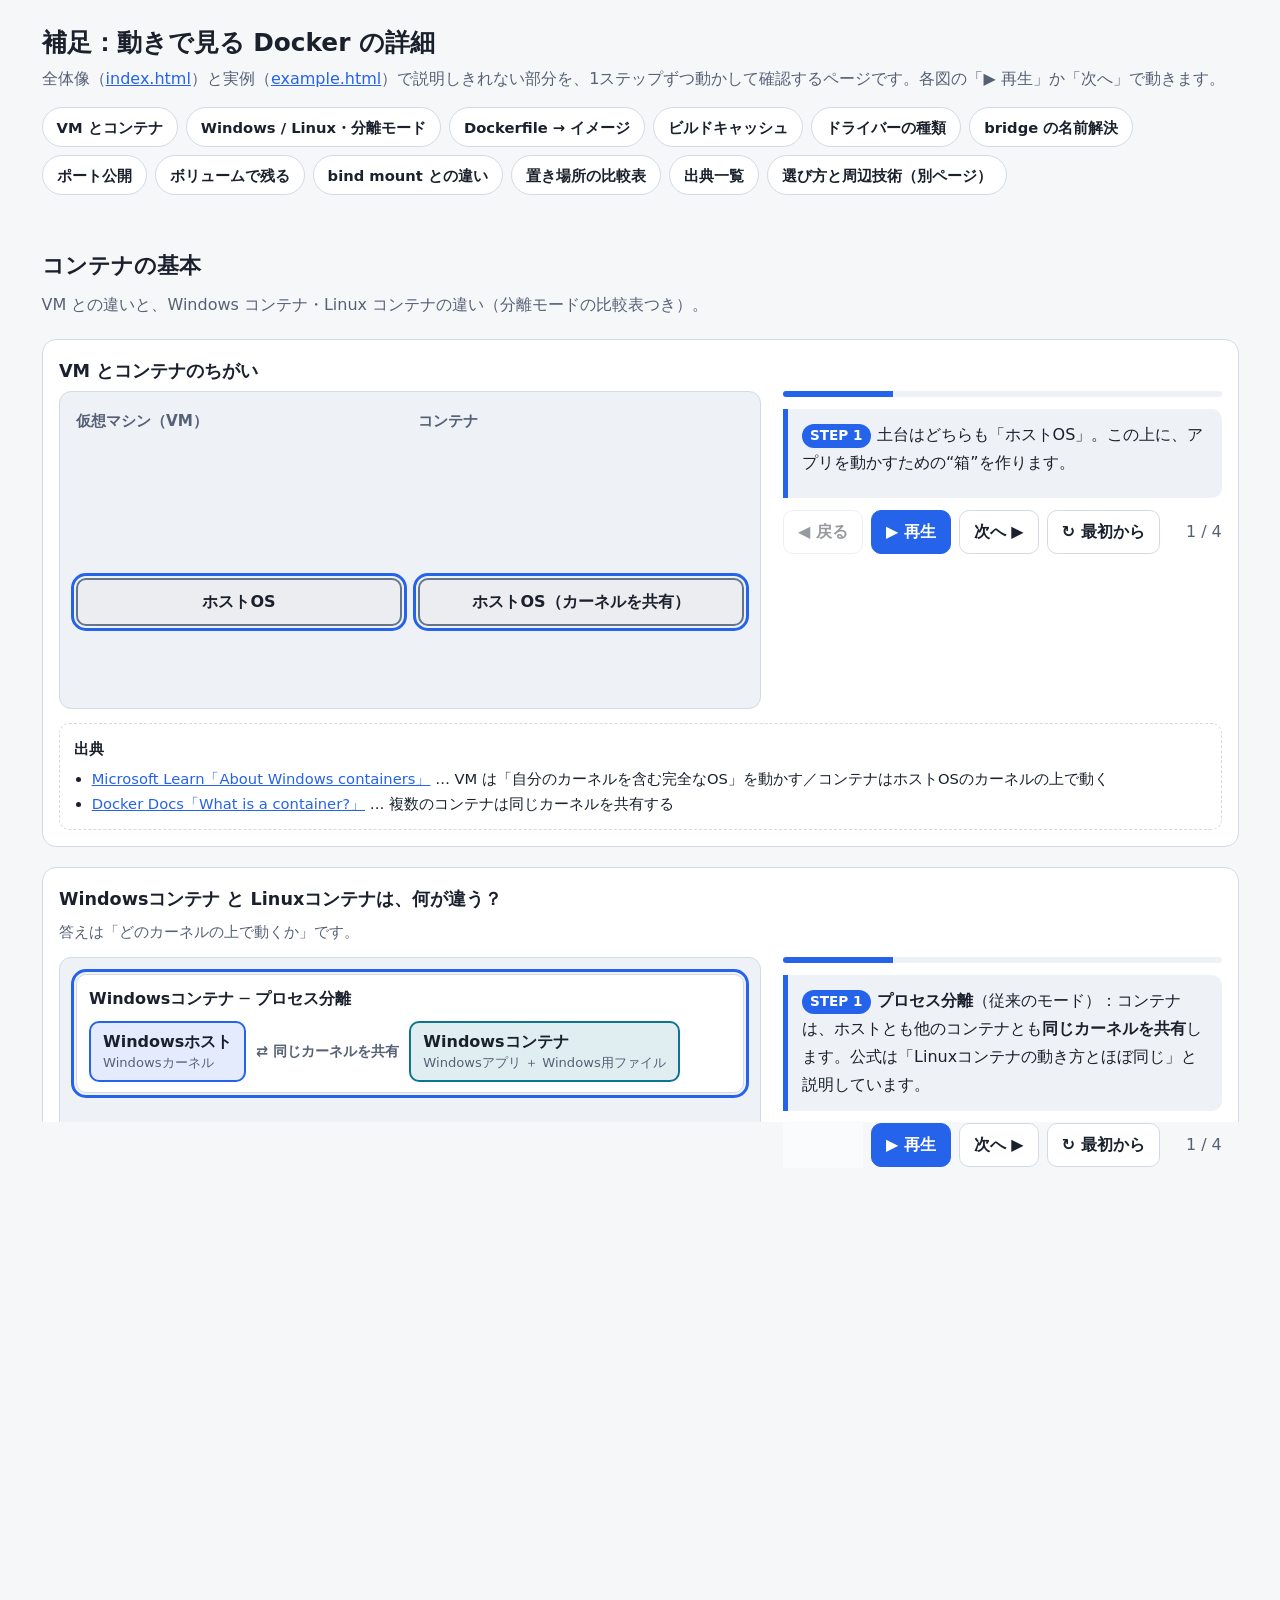
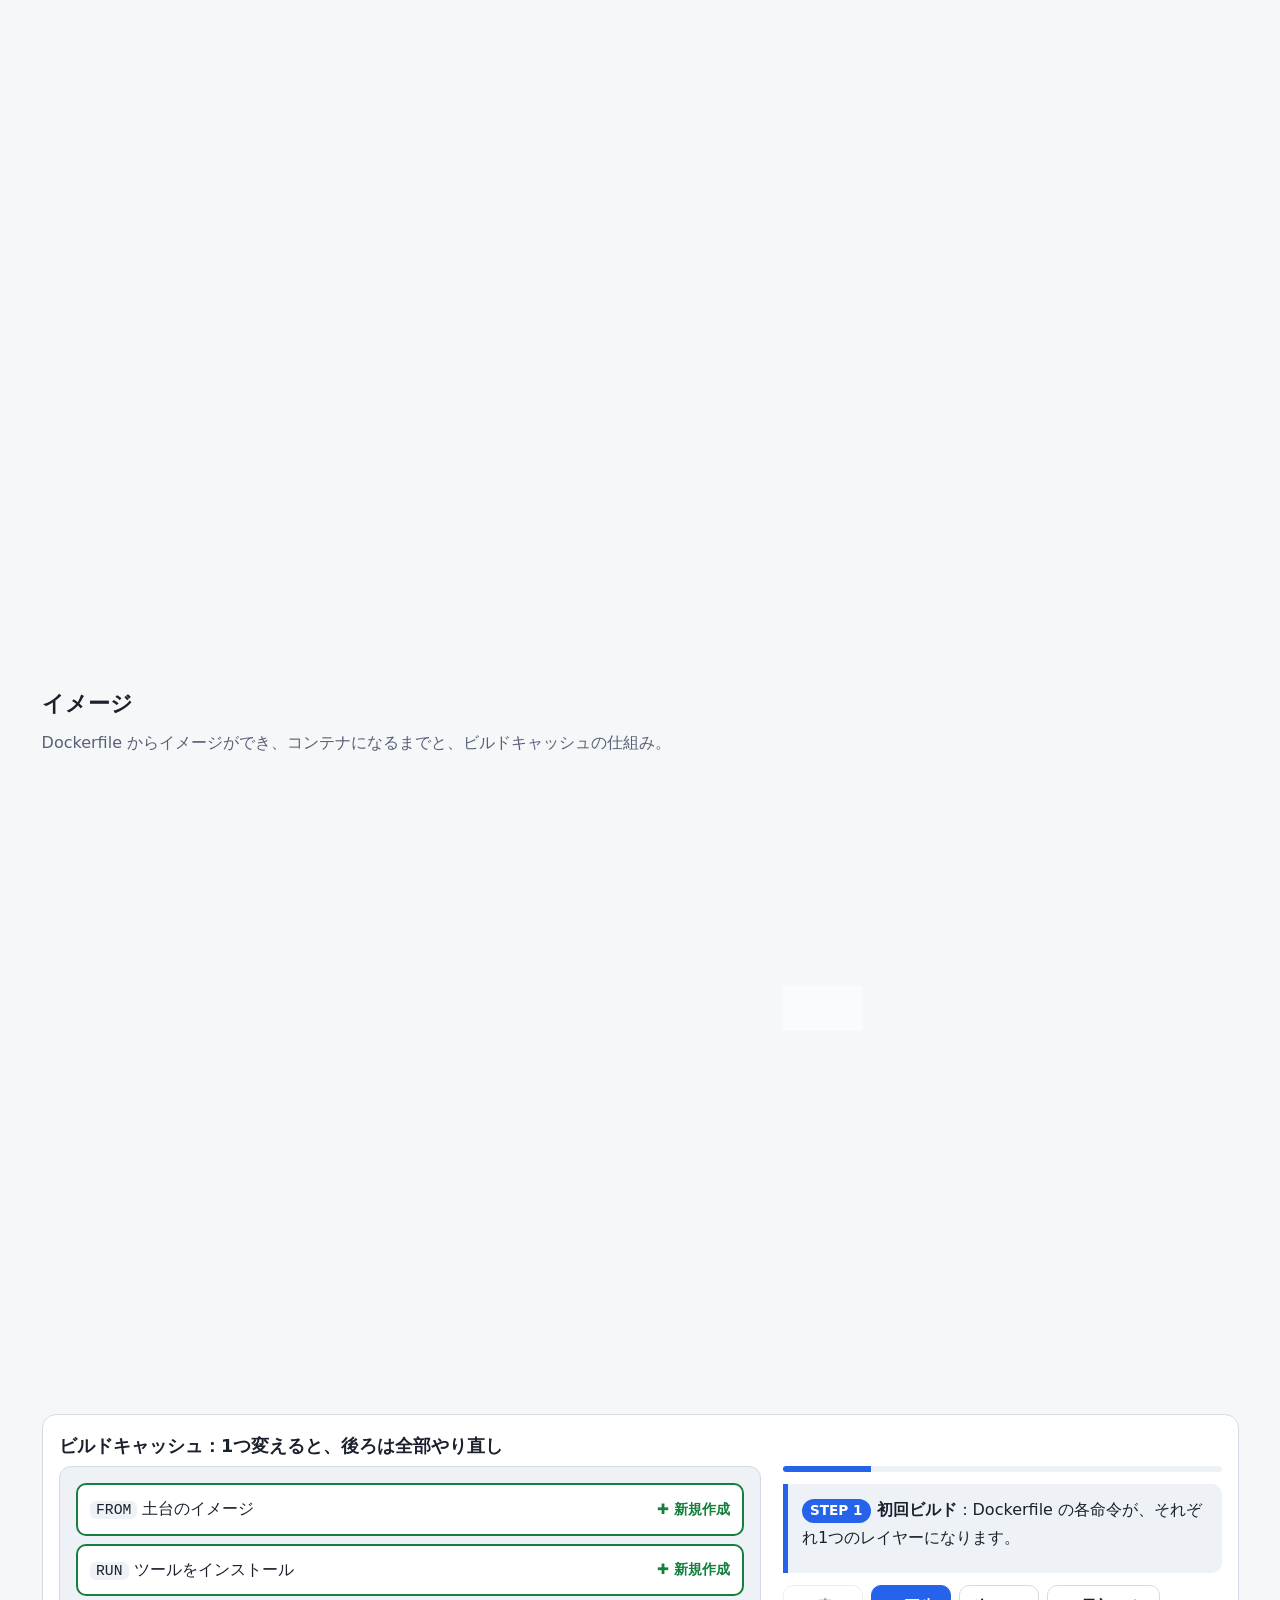
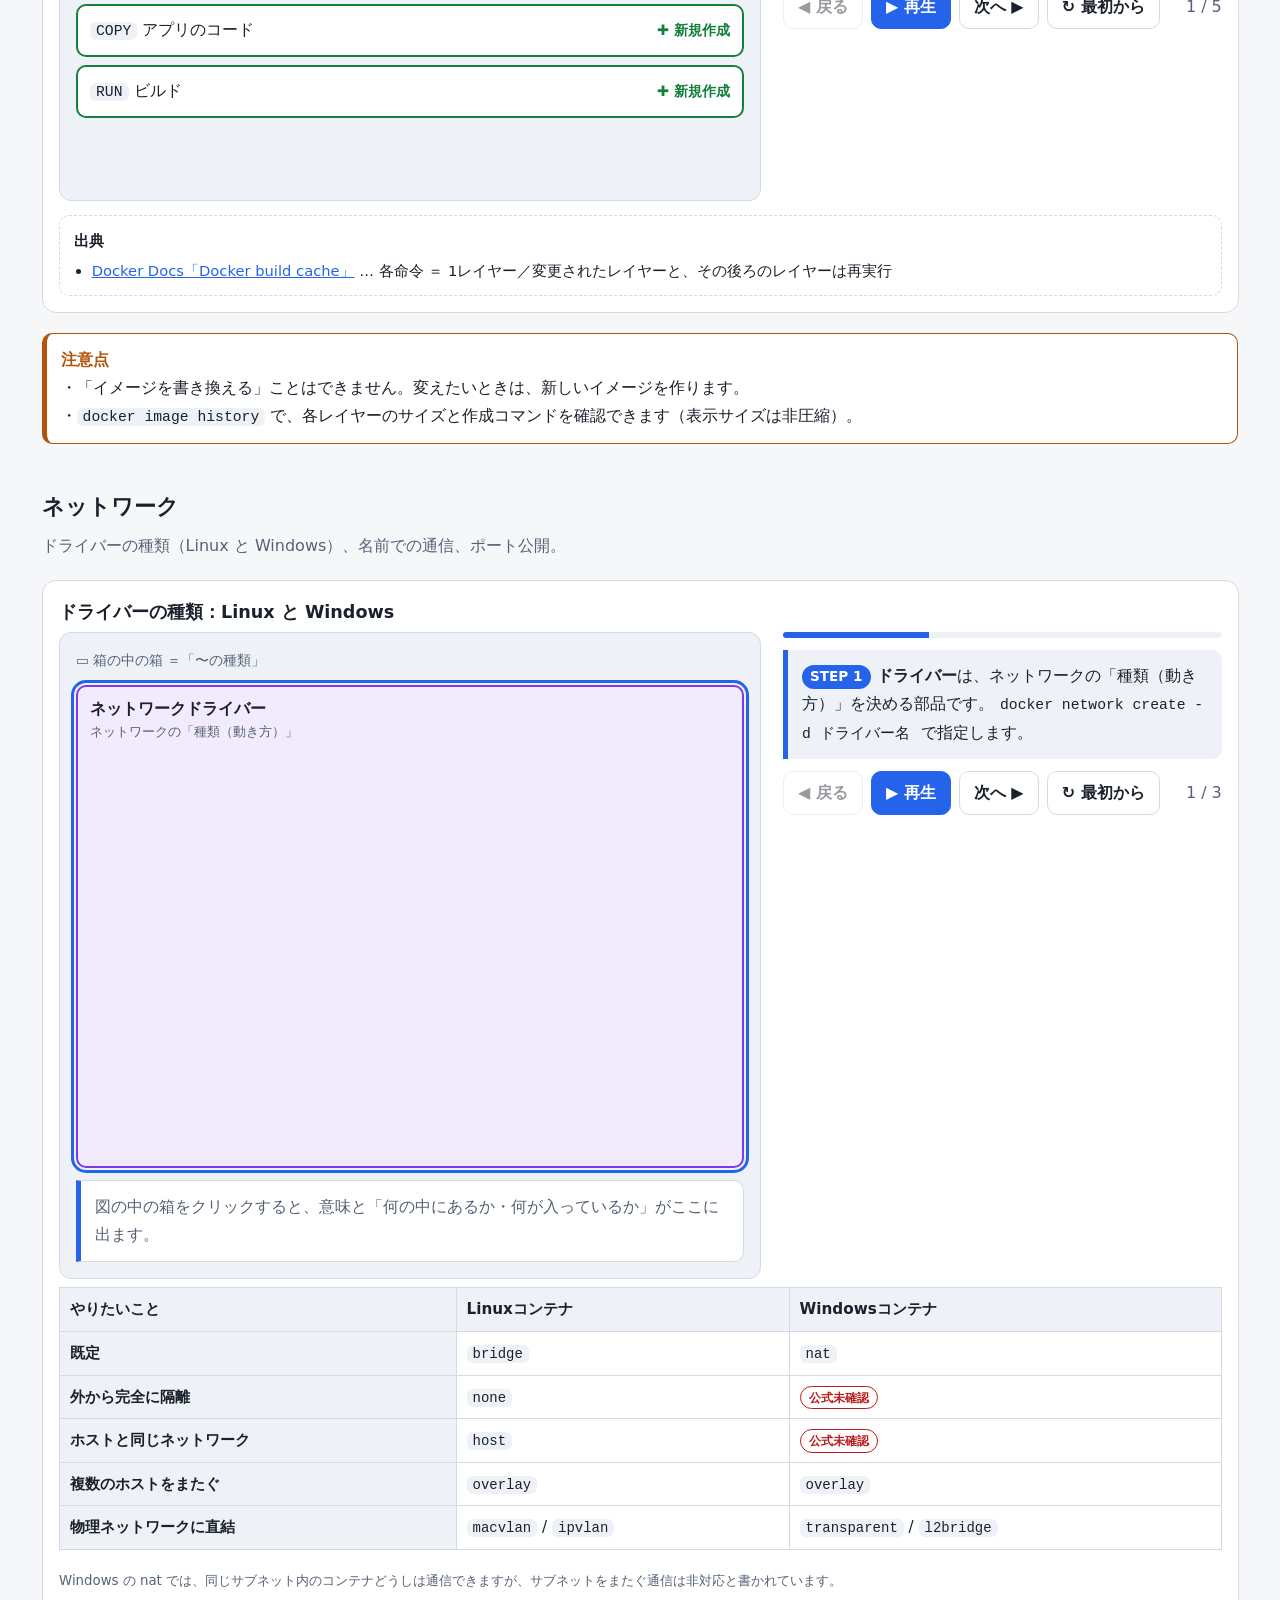
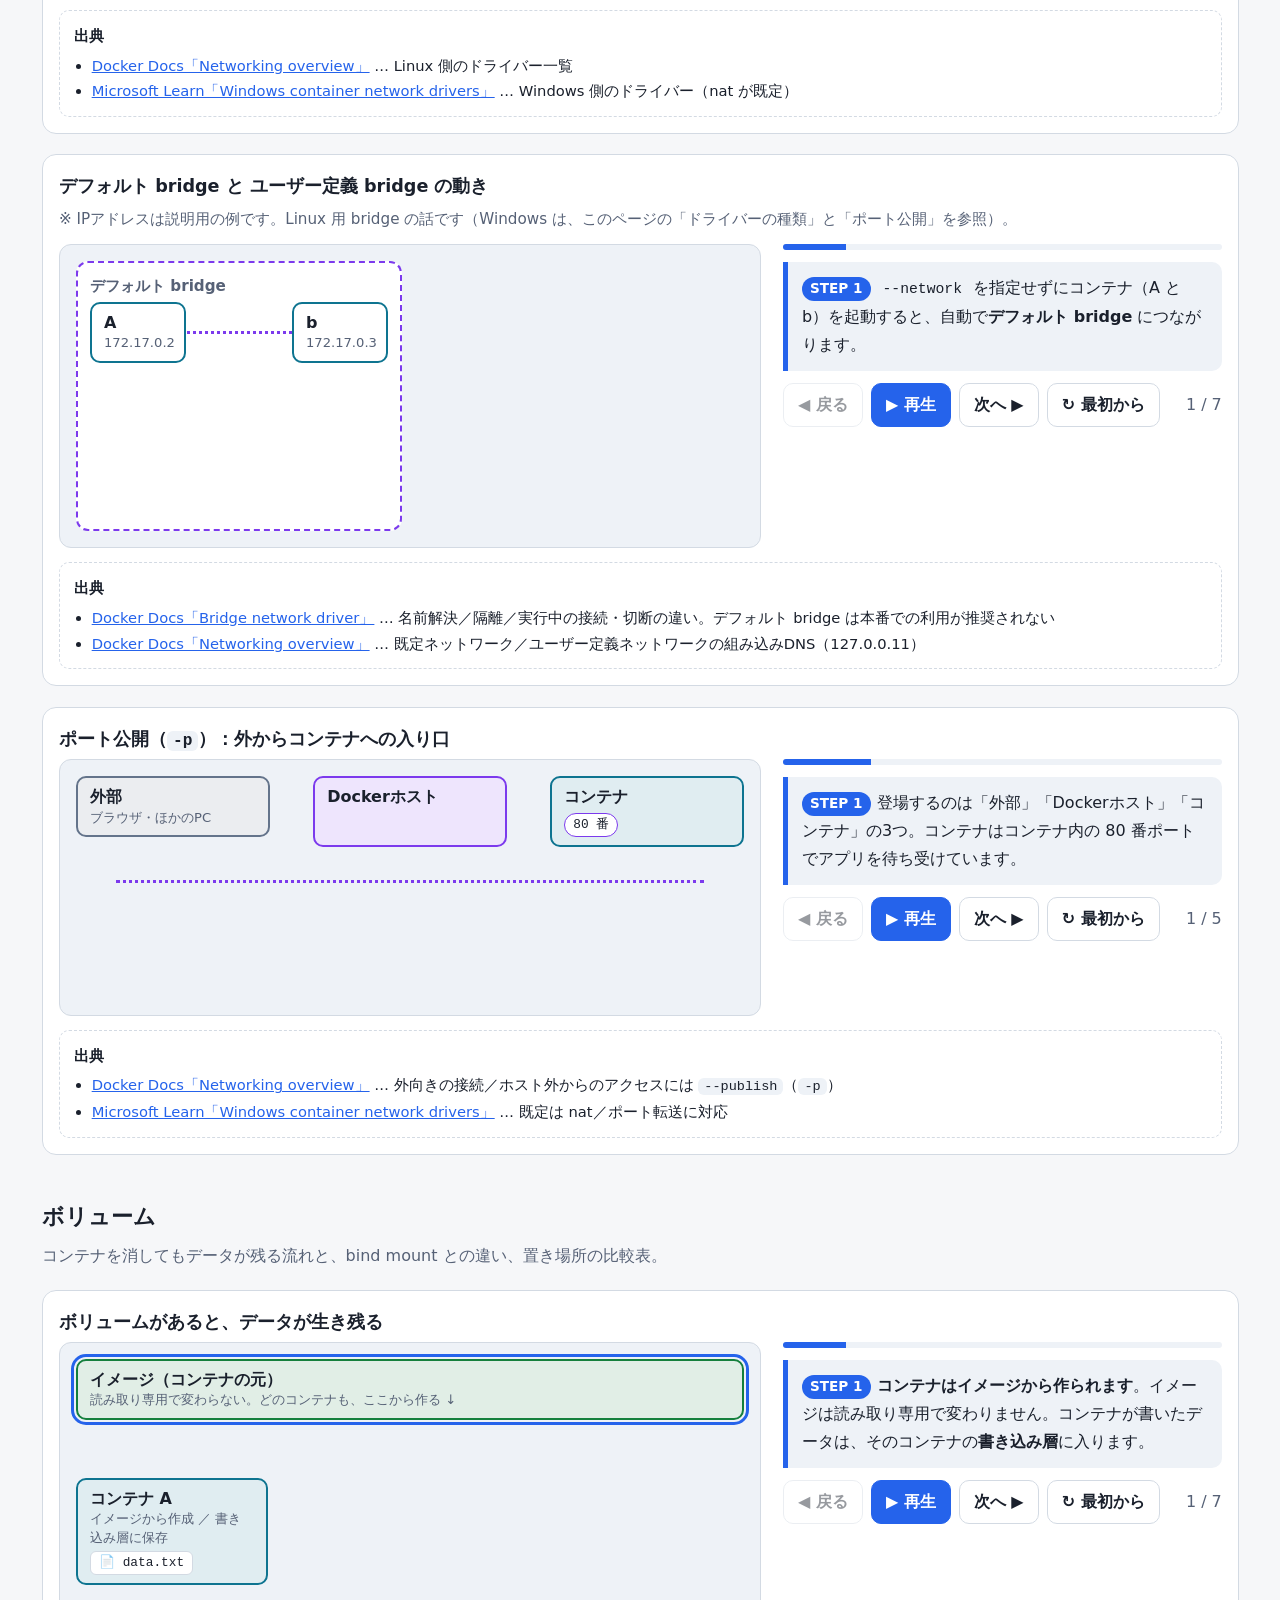
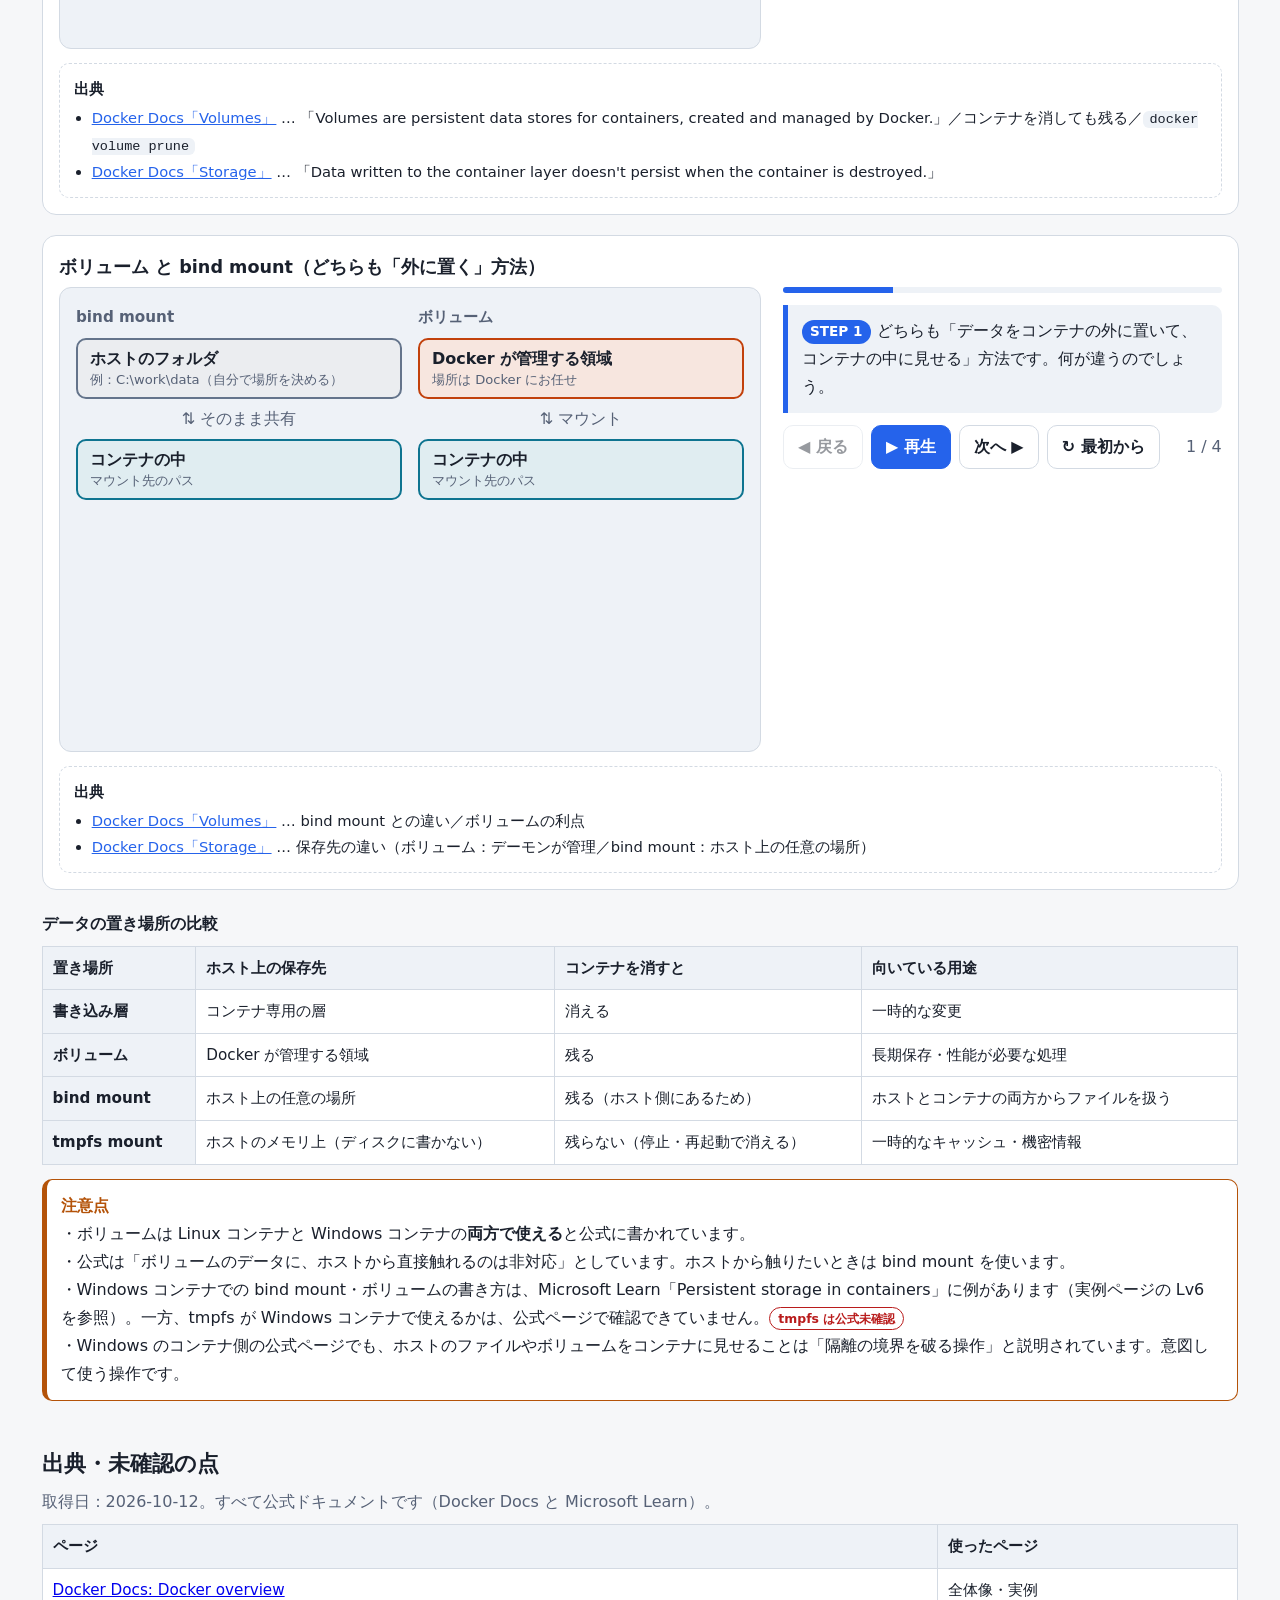
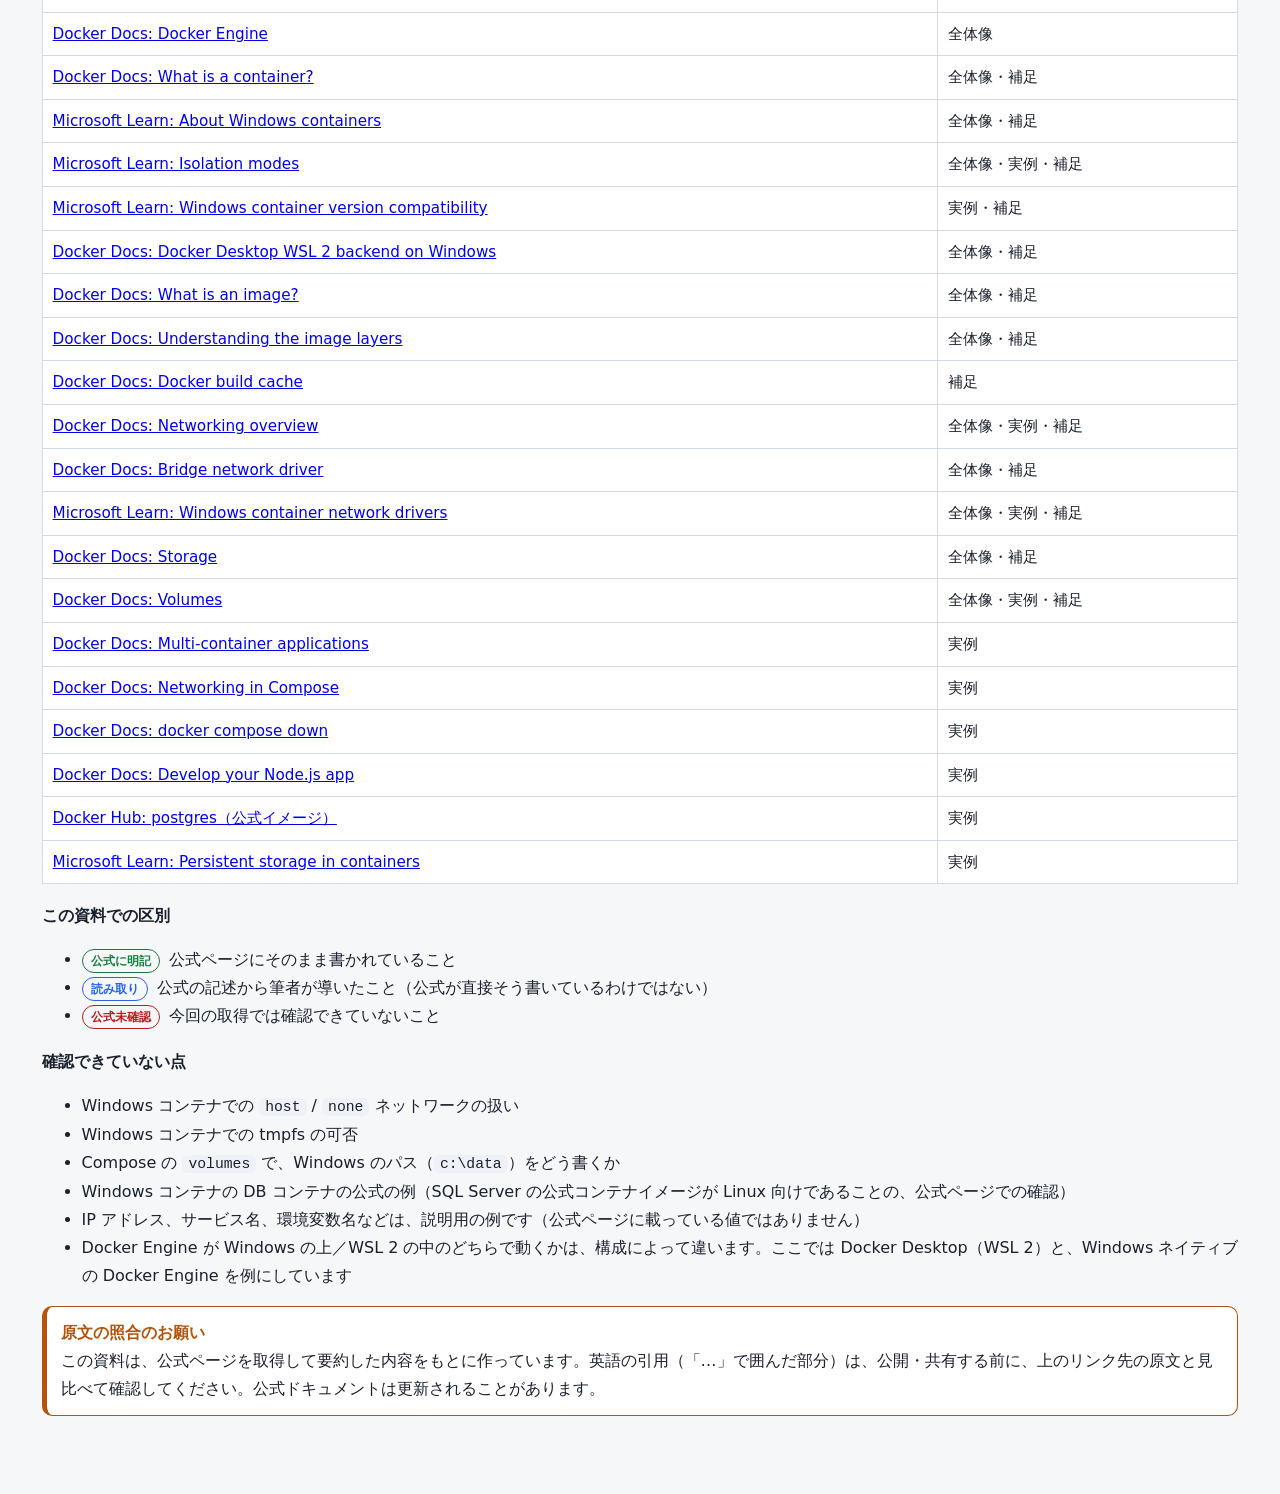
<file: docker_visual/details.html>
<!doctype html>
<html lang="ja">
<head>
  <meta charset="utf-8">
  <meta name="viewport" content="width=device-width, initial-scale=1">
  <title>補足：動きで見る Docker の詳細</title>
  <meta name="description" content="Docker の仕組みを、1ステップずつ動かして確認する補足ページ。公式ドキュメントの出典つき">
  <link rel="stylesheet" href="css/base.css">
  <link rel="stylesheet" href="css/scenes.css">
  <link rel="stylesheet" href="css/termmap.css">
  <link rel="stylesheet" href="css/details.css">
</head>
<body>
<div class="wrap wide">

  <header class="details-head">
    <h1>補足：動きで見る Docker の詳細</h1>
    <p>全体像（<a href="index.html">index.html</a>）と実例（<a href="example.html">example.html</a>）で説明しきれない部分を、1ステップずつ動かして確認するページです。各図の「▶ 再生」か「次へ」で動きます。</p>
    <ul class="jump" aria-label="ページ内の移動">
      <li><a href="#t-vm">VM とコンテナ</a></li>
      <li><a href="#t-kernel">Windows / Linux・分離モード</a></li>
      <li><a href="#t-layers">Dockerfile → イメージ</a></li>
      <li><a href="#t-cache">ビルドキャッシュ</a></li>
      <li><a href="#t-drivers">ドライバーの種類</a></li>
      <li><a href="#t-bridge">bridge の名前解決</a></li>
      <li><a href="#t-publish">ポート公開</a></li>
      <li><a href="#t-volume">ボリュームで残る</a></li>
      <li><a href="#t-mounts">bind mount との違い</a></li>
      <li><a href="#storage-compare">置き場所の比較表</a></li>
      <li><a href="#sources">出典一覧</a></li>
      <li><a href="choose.html">選び方と周辺技術（別ページ）</a></li>
    </ul>
  </header>

  <main>

  <section class="group" id="g-base">
    <h2>コンテナの基本</h2>
    <p class="lead">VM との違いと、Windows コンテナ・Linux コンテナの違い（分離モードの比較表つき）。</p>
<section class="scene" data-scene aria-labelledby="t-vm">
      <h3 id="t-vm">VM とコンテナのちがい</h3>
      <div class="stage">
        <div class="grid2">
          <div class="stackcol">
            <h4 class="col-title">仮想マシン（VM）</h4>
            <div class="row">
              <div class="box ctr grow" data-show="2">
                <span class="t">アプリ</span>
                <div class="box host nest" data-hl="2"><span class="t">ゲストOS</span><span class="sub">自分専用のカーネル入り</span></div>
              </div>
              <div class="box ctr grow" data-show="2">
                <span class="t">アプリ</span>
                <div class="box host nest" data-hl="2"><span class="t">ゲストOS</span><span class="sub">自分専用のカーネル入り</span></div>
              </div>
            </div>
            <div class="box host bar" data-hl="1">ホストOS</div>
          </div>
          <div class="stackcol">
            <h4 class="col-title">コンテナ</h4>
            <div class="row">
              <div class="box ctr grow" data-show="3"><span class="t">アプリ</span><span class="sub">＋ 動くのに必要なファイル</span></div>
              <div class="box ctr grow" data-show="3"><span class="t">アプリ</span><span class="sub">＋ 動くのに必要なファイル</span></div>
            </div>
            <div class="box host bar" data-hl="1,3">ホストOS（カーネルを共有）</div>
          </div>
        </div>
        <p class="verdict" data-show="4">軽くて速い。そのかわり「ホストのカーネルの種類」に縛られる。</p>
      </div>
      <ol class="caption-list">
        <li>土台はどちらも「ホストOS」。この上に、アプリを動かすための“箱”を作ります。</li>
        <li><strong>VM</strong>：箱の中に「OSまるごと（自分専用のカーネル入り）」が入っています。そのぶん大きくて重い。</li>
        <li><strong>コンテナ</strong>：OSは持たず、<strong>ホストOSのカーネルを共有</strong>します。中身はアプリと、動くのに必要なファイルだけ。</li>
        <li>だから軽くて速い。でも代わりに、<strong>ホストのカーネルの種類（Windows か Linux か）に縛られます</strong>。全体像のページ（Lv2）で、「カーネル」を分解して見られます。</li>
      </ol>
      <div class="sources">
        <strong>出典</strong>
        <ul>
          <li><a href="https://learn.microsoft.com/en-us/virtualization/windowscontainers/about/" target="_blank" rel="noopener">Microsoft Learn「About Windows containers」</a> … VM は「自分のカーネルを含む完全なOS」を動かす／コンテナはホストOSのカーネルの上で動く</li>
          <li><a href="https://docs.docker.com/get-started/docker-concepts/the-basics/what-is-a-container/" target="_blank" rel="noopener">Docker Docs「What is a container?」</a> … 複数のコンテナは同じカーネルを共有する</li>
        </ul>
      </div>
    </section>
<section class="scene" data-scene aria-labelledby="t-kernel">
      <h3 id="t-kernel">Windowsコンテナ と Linuxコンテナは、何が違う？</h3>
      <p class="scene-sub">答えは「どのカーネルの上で動くか」です。</p>
      <div class="stage">
        <div class="lane" data-show="1" data-hl="1">
          <div class="lane-title">Windowsコンテナ ─ プロセス分離</div>
          <div class="flow">
            <div class="box win"><span class="t">Windowsホスト</span><span class="sub">Windowsカーネル</span></div>
            <span class="link-note">⇄ 同じカーネルを共有</span>
            <div class="box ctr"><span class="t">Windowsコンテナ</span><span class="sub">Windowsアプリ ＋ Windows用ファイル</span></div>
          </div>
        </div>
        <div class="lane" data-show="2" data-hl="2">
          <div class="lane-title">Windowsコンテナ ─ Hyper-V分離</div>
          <div class="flow">
            <div class="box win"><span class="t">Windowsホスト</span><span class="sub">Windowsカーネル</span></div>
            <span class="arrow">→</span>
            <div class="box win">
              <span class="t">軽量VM</span><span class="sub">専用のWindowsカーネル</span>
              <div class="box ctr nest"><span class="t">Windowsコンテナ</span></div>
            </div>
          </div>
        </div>
        <div class="lane" data-show="3" data-hl="3">
          <div class="lane-title">Linuxコンテナ（Windows PC の上）</div>
          <div class="flow">
            <div class="box win"><span class="t">Windowsホスト</span><span class="sub">Windowsカーネル</span></div>
            <span class="arrow">→</span>
            <div class="box lin">
              <span class="t">WSL 2 など</span><span class="sub">Linuxカーネル</span>
              <div class="box ctr nest"><span class="t">Linuxコンテナ</span><span class="sub">Linuxアプリ ＋ Linux用ファイル</span></div>
            </div>
          </div>
        </div>
        <p class="verdict" data-show="4">Windowsアプリ → Windowsコンテナ ／ Linuxアプリ → Linuxコンテナ。カーネルが違うものは混ぜられない。</p>
      </div>
      <ol class="caption-list">
        <li><strong>プロセス分離</strong>（従来のモード）：コンテナは、ホストとも他のコンテナとも<strong>同じカーネルを共有</strong>します。公式は「Linuxコンテナの動き方とほぼ同じ」と説明しています。</li>
        <li><strong>Hyper-V分離</strong>：コンテナごとに最適化された軽量VMの中で動き、<strong>実質的に専用のカーネル</strong>を持ちます。ホストとバージョンが違っていても動かせます。</li>
        <li><strong>Linuxコンテナ</strong>は Linux のカーネルが必要です。Windows PC では、Microsoft製の Linux カーネルを持つ <strong>WSL 2</strong> の上で動かします（Docker Desktop の場合）。<span class="badge ok">公式に明記</span></li>
        <li>つまり、<strong>コンテナの種類はカーネルで決まります</strong>。Windowsアプリは Windowsコンテナ、Linuxアプリは Linuxコンテナ。<span class="badge inf">公式の記述からの読み取り</span></li>
      </ol>

      <div class="table-wrap">
        <table class="tbl">
          <thead><tr><th></th><th>プロセス分離</th><th>Hyper-V分離</th></tr></thead>
          <tbody>
            <tr><th>カーネル</th><td>ホストと共有</td><td>コンテナごとに専用（軽量VMの中）</td></tr>
            <tr><th>ホストとイメージの版</th><td>合わせる必要あり<sup>※</sup></td><td>違っていてもよい</td></tr>
            <tr><th>既定になる環境</th><td>Windows Server</td><td>Windows 10 Pro / Enterprise</td></tr>
            <tr><th>ホストから見える？</th><td>見える（<code>Get-Process</code> に出る）</td><td>見えない（かわりに <code>vmwp</code> が見える）</td></tr>
            <tr><th>指定方法</th><td><code>--isolation=process</code></td><td><code>--isolation=hyperv</code></td></tr>
          </tbody>
        </table>
      </div>
      <p><small>※ ビルド番号が違うと起動がブロックされます（エラー例：<code>The operating system of the container does not match the operating system of the host</code>）。例外として Windows 11 ホストでは Windows Server 2022 のイメージを、24H2 以降は 2025 のイメージもプロセス分離で動かせます。</small></p>

      <div class="note">
        <strong>筆者の PC での実機確認（2026/10/5）</strong><br>
        Windows 11 Home でも Windows コンテナが動き、既定の分離は <code>hyperv</code>、<code>--isolation=process</code> でも動いた。プロセス分離では ping がホストの <code>Get-Process</code> に見え、Hyper-V分離では見えなかった。これは上の公式の説明と一致しています。
      </div>

      <div class="sources">
        <strong>出典</strong>
        <ul>
          <li><a href="https://learn.microsoft.com/en-us/virtualization/windowscontainers/manage-containers/hyperv-container" target="_blank" rel="noopener">Microsoft Learn「Isolation modes」</a> … 2つの分離モード／カーネルの共有／既定値／<code>Get-Process</code> と <code>vmwp</code> の例</li>
          <li><a href="https://learn.microsoft.com/en-us/virtualization/windowscontainers/deploy-containers/version-compatibility" target="_blank" rel="noopener">Microsoft Learn「Windows container version compatibility」</a> … ホストとイメージのバージョン互換性</li>
          <li><a href="https://docs.docker.com/desktop/features/wsl/" target="_blank" rel="noopener">Docker Docs「Docker Desktop WSL 2 backend on Windows」</a> … WSL 2 は「a full Linux kernel built by Microsoft」。Docker Desktop は Linux コンテナをその上で動かす</li>
        </ul>
      </div>
    </section>
  </section>

  <section class="group" id="g-image">
    <h2>イメージ</h2>
    <p class="lead">Dockerfile からイメージができ、コンテナになるまでと、ビルドキャッシュの仕組み。</p>
<section class="scene" data-scene aria-labelledby="t-layers">
      <h3 id="t-layers">Dockerfile → イメージ → コンテナ（実例）</h3>
      <p class="scene-sub">このリポジトリの <code>docker/dockerimage</code> ファイルを使っています。</p>
      <div class="stage">
        <div class="split">
          <div>
            <h4 class="col-title">Dockerfile（設計図）</h4>
            <pre class="code" aria-label="Dockerfile"><span class="cl-line" data-hl="2">FROM mcr.microsoft.com/windows/servercore:ltsc2025</span><span class="cl-line" data-hl="3">COPY hello.ps1 C:/app/</span><span class="cl-line" data-hl="4">CMD ["powershell", "-File", "C:/app/hello.ps1"]</span></pre>
          </div>
          <div class="stackcol">
            <div class="writes">
              <div class="box ctr write" data-show="5" data-hide="7" data-hl="5"><span class="t">コンテナ A</span><span class="sub">書き込み層</span></div>
              <div class="box ctr write" data-show="6"><span class="t">コンテナ B</span><span class="sub">書き込み層</span></div>
            </div>
            <div class="image-frame" data-show="2" data-hl="4,7">
              <span class="frame-label" data-show="4">🔒 イメージ（変更できない）</span>
              <div class="layer" data-show="4"><span><code>CMD</code> 起動時に実行するコマンドの設定</span></div>
              <div class="layer" data-show="3"><span><code>COPY</code> hello.ps1 が入った層</span><span class="ro">読み取り専用</span></div>
              <div class="layer" data-show="2"><span><code>FROM</code> 土台（servercore）の層</span><span class="ro">読み取り専用</span></div>
            </div>
          </div>
        </div>
      </div>
      <ol class="caption-list">
        <li>まず <strong>Dockerfile</strong>（設計図）を書きます。これは <code>docker/dockerimage</code> ファイルの中身です。</li>
        <li><code>docker build</code>：<code>FROM</code> の行で、土台になるイメージの<strong>層（レイヤー）</strong>が積まれます。</li>
        <li><code>COPY</code> の行で、<code>hello.ps1</code> が入った層がその上に積まれます。<strong>レイヤー ＝ ファイルの追加・削除・変更の差分</strong>です。</li>
        <li><code>CMD</code> は「起動したら何を実行するか」の設定。これで<strong>イメージの完成</strong>です。完成したイメージは<strong>あとから変更できません</strong>（不変）。</li>
        <li><code>docker run</code>：イメージには触らず、その上に<strong>コンテナ専用の「書き込み層」</strong>を1枚だけ乗せて起動します。</li>
        <li>同じイメージから、コンテナをいくつでも起動できます。<strong>イメージは共有、書き込み層はコンテナごとに専用</strong>です。</li>
        <li>コンテナを消すと、消えるのは<strong>書き込み層だけ</strong>。イメージは無傷なので、すぐまた起動できます。</li>
      </ol>
      <div class="sources">
        <strong>出典</strong>
        <ul>
          <li><a href="https://docs.docker.com/get-started/docker-concepts/the-basics/what-is-an-image/" target="_blank" rel="noopener">Docker Docs「What is an image?」</a></li>
          <li><a href="https://docs.docker.com/get-started/docker-concepts/building-images/understanding-image-layers/" target="_blank" rel="noopener">Docker Docs「Understanding the image layers」</a> … 層の差分／不変／コンテナ専用の書き込み層／1つのイメージから複数のコンテナ</li>
        </ul>
      </div>
    </section>
<section class="scene" data-scene aria-labelledby="t-cache">
      <h3 id="t-cache">ビルドキャッシュ：1つ変えると、後ろは全部やり直し</h3>
      <div class="stage">
        <div class="cache-stack">
          <div class="cl" data-state="1:new;2:cache"><span><code>FROM</code> 土台のイメージ</span></div>
          <div class="cl" data-state="1:new;2:cache"><span><code>RUN</code> ツールをインストール</span></div>
          <div class="cl" data-state="1:new;2:cache;3:redo" data-hl="3">
            <span><code>COPY</code> アプリのコード</span>
            <span class="edit-mark" data-show="3">✎ ここを変更</span>
          </div>
          <div class="cl" data-state="1:new;2:cache;4:redo" data-hl="4"><span><code>RUN</code> ビルド</span></div>
        </div>
        <p class="verdict" data-show="5">↓ よく変わる命令ほど、下（後ろ）に書く</p>
      </div>
      <ol class="caption-list">
        <li><strong>初回ビルド</strong>：Dockerfile の各命令が、それぞれ1つのレイヤーになります。</li>
        <li><strong>何も変えずに再ビルド</strong>：できあがったレイヤーをそのまま使い回すので、速く終わります。</li>
        <li><code>COPY</code> の元ファイルを変更すると、<strong>そのレイヤーは作り直し</strong>。<br>公式：「Whenever a layer changes, that layer will need to be re-built.」</li>
        <li>さらに、<strong>その後ろのレイヤーも全部やり直し</strong>。結果が同じでも再実行されます。<br>公式：「Even if they wouldn't build anything differently, they still need to re-run.」</li>
        <li>ここから分かるコツ：<strong>よく変わる命令を後ろに書くと、やり直す範囲が小さくなります</strong>。<span class="badge inf">仕組みからの読み取り</span>（公式ページが直接そう勧めているわけではありません）</li>
      </ol>
      <div class="sources">
        <strong>出典</strong>
        <ul>
          <li><a href="https://docs.docker.com/build/cache/" target="_blank" rel="noopener">Docker Docs「Docker build cache」</a> … 各命令 ＝ 1レイヤー／変更されたレイヤーと、その後ろのレイヤーは再実行</li>
        </ul>
      </div>
    </section>
    <div class="note">
      <strong>注意点</strong><br>
      ・「イメージを書き換える」ことはできません。変えたいときは、新しいイメージを作ります。<br>
      ・<code>docker image history</code> で、各レイヤーのサイズと作成コマンドを確認できます（表示サイズは非圧縮）。
    </div>
  </section>

  <section class="group" id="g-network">
    <h2>ネットワーク</h2>
    <p class="lead">ドライバーの種類（Linux と Windows）、名前での通信、ポート公開。</p>
<section class="scene" data-scene aria-labelledby="t-drivers">
      <h3 id="t-drivers">ドライバーの種類：Linux と Windows</h3>
      <div class="stage">
        <div class="termmap">
          <p class="tm-legend"><span>▭ 箱の中の箱 ＝「〜の種類」</span></p>
          <div class="tm net" data-term="driver" data-show="1" data-hl="1">
            <button class="tm-label" type="button"><span class="tm-name">ネットワークドライバー</span><span class="tm-note">ネットワークの「種類（動き方）」</span></button>
            <div class="tm-body top">
              <div class="tm lin" data-term="grp_linux" data-show="2" data-hl="2">
                <button class="tm-label" type="button"><span class="tm-name">Linux コンテナの場合</span></button>
                <div class="tm-body top">
                  <div class="tm net" data-term="drv_bridge">
                    <button class="tm-label" type="button"><span class="tm-name">bridge</span><span class="tm-note">既定</span></button>
                    <div class="tm-body">
                      <div class="tm net" data-term="net_default"><button class="tm-label" type="button"><span class="tm-name">デフォルト bridge</span></button></div>
                      <div class="tm net" data-term="net_user"><button class="tm-label" type="button"><span class="tm-name">ユーザー定義 bridge</span></button></div>
                    </div>
                  </div>
                  <div class="tm net" data-term="drv_host"><button class="tm-label" type="button"><span class="tm-name">host</span></button></div>
                  <div class="tm net" data-term="drv_none"><button class="tm-label" type="button"><span class="tm-name">none</span></button></div>
                  <div class="tm net" data-term="drv_overlay"><button class="tm-label" type="button"><span class="tm-name">overlay</span></button></div>
                  <div class="tm net" data-term="drv_macvlan"><button class="tm-label" type="button"><span class="tm-name">macvlan</span></button></div>
                  <div class="tm net" data-term="drv_ipvlan"><button class="tm-label" type="button"><span class="tm-name">ipvlan</span></button></div>
                </div>
              </div>
              <div class="tm win" data-term="grp_win" data-show="3" data-hl="3">
                <button class="tm-label" type="button"><span class="tm-name">Windows コンテナの場合</span></button>
                <div class="tm-body top">
                  <div class="tm net" data-term="drv_nat"><button class="tm-label" type="button"><span class="tm-name">nat</span><span class="tm-note">既定</span></button></div>
                  <div class="tm net" data-term="drv_transparent"><button class="tm-label" type="button"><span class="tm-name">transparent</span></button></div>
                  <div class="tm net" data-term="drv_overlay"><button class="tm-label" type="button"><span class="tm-name">overlay</span></button></div>
                  <div class="tm net" data-term="drv_l2bridge"><button class="tm-label" type="button"><span class="tm-name">l2bridge</span></button></div>
                  <div class="tm net" data-term="drv_l2tunnel"><button class="tm-label" type="button"><span class="tm-name">l2tunnel</span><span class="tm-note">Azure 専用</span></button></div>
                </div>
              </div>
            </div>
          </div>
          <div class="tm-panel" aria-live="polite"></div>
        </div>
      </div>
      <ol class="caption-list">
        <li><strong>ドライバー</strong>は、ネットワークの「種類（動き方）」を決める部品です。<code>docker network create -d ドライバー名</code> で指定します。</li>
        <li><strong>Linux 側</strong>：既定の <strong>bridge</strong> には2種類（デフォルト／ユーザー定義）があります。ほかに host・none・overlay・macvlan・ipvlan があります。</li>
        <li><strong>Windows 側</strong>は名前が別です。既定は bridge ではなく <strong>nat</strong>。overlay は両方にあります。Linux の host / none を、そのまま当てはめないでください。</li>
      </ol>
      <div class="table-wrap">
        <table class="tbl">
          <thead><tr><th>やりたいこと</th><th>Linuxコンテナ</th><th>Windowsコンテナ</th></tr></thead>
          <tbody>
            <tr><th>既定</th><td><code>bridge</code></td><td><code>nat</code></td></tr>
            <tr><th>外から完全に隔離</th><td><code>none</code></td><td><span class="badge unk">公式未確認</span></td></tr>
            <tr><th>ホストと同じネットワーク</th><td><code>host</code></td><td><span class="badge unk">公式未確認</span></td></tr>
            <tr><th>複数のホストをまたぐ</th><td><code>overlay</code></td><td><code>overlay</code></td></tr>
            <tr><th>物理ネットワークに直結</th><td><code>macvlan</code> / <code>ipvlan</code></td><td><code>transparent</code> / <code>l2bridge</code></td></tr>
          </tbody>
        </table>
      </div>
      <p><small>Windows の nat では、同じサブネット内のコンテナどうしは通信できますが、サブネットをまたぐ通信は非対応と書かれています。</small></p>
      <div class="sources">
        <strong>出典</strong>
        <ul>
          <li><a href="https://docs.docker.com/engine/network/" target="_blank" rel="noopener">Docker Docs「Networking overview」</a> … Linux 側のドライバー一覧</li>
          <li><a href="https://learn.microsoft.com/en-us/virtualization/windowscontainers/container-networking/network-drivers-topologies" target="_blank" rel="noopener">Microsoft Learn「Windows container network drivers」</a> … Windows 側のドライバー（nat が既定）</li>
        </ul>
      </div>
    </section>
<section class="scene" data-scene aria-labelledby="t-bridge">
      <h3 id="t-bridge">デフォルト bridge と ユーザー定義 bridge の動き</h3>
      <p class="scene-sub">※ IPアドレスは説明用の例です。Linux 用 bridge の話です（Windows は、このページの「ドライバーの種類」と「ポート公開」を参照）。</p>
      <div class="stage">
        <div class="grid2">
          <div class="netbox" data-show="1">
            <div class="col-title">デフォルト bridge</div>
            <div class="netrow">
              <div class="node a box ctr"><span class="t">A</span><span class="sub">172.17.0.2</span></div>
              <div class="node b box ctr"><span class="t">b</span><span class="sub">172.17.0.3</span></div>
              <span class="packet" data-show="2" data-hide="3" data-move="1:27;2:46">→ 172.17.0.3</span>
              <span class="packet" data-show="3" data-move="1:27;3:33">→ b</span>
              <span class="cross" data-show="3" style="left:50%">✕</span>
            </div>
            <div class="resbox">
              <p class="res ok" data-show="2" data-hide="3">✓ IPアドレスなら届く</p>
              <p class="res ng" data-show="3">✕ 名前（b）では届かない</p>
            </div>
          </div>
          <div class="netbox" data-show="4">
            <div class="col-title">ユーザー定義 bridge（my-net）</div>
            <div class="netrow">
              <div class="node a box ctr"><span class="t">A</span><span class="sub">my-net</span></div>
              <div class="node b box ctr"><span class="t">b</span><span class="sub">my-net</span></div>
              <span class="packet" data-show="5" data-hide="6" data-move="1:27;5:46">→ b</span>
              <div class="node c box ctr outsider" data-show="6" data-hide="7"><span class="t">C</span><span class="sub">未接続</span></div>
              <div class="node c box ctr" data-show="7" data-hl="7"><span class="t">C</span><span class="sub">my-net</span></div>
              <span class="packet" data-show="6" data-hide="7" data-move="1:30,42;6:40,42">→ b</span>
              <span class="cross" data-show="6" data-hide="7" style="left:62%;top:30%">✕</span>
            </div>
            <div class="resbox">
              <p class="res ok" data-show="5" data-hide="6">✓ 名前（b）で届く ＝ 自動の名前解決</p>
              <p class="res ng" data-show="6" data-hide="7">✕ つないでいない C からは届かない</p>
              <p class="res ok" data-show="7">✓ 動いたままでも参加できる</p>
            </div>
          </div>
        </div>
      </div>
      <ol class="caption-list">
        <li><code>--network</code> を指定せずにコンテナ（A と b）を起動すると、自動で<strong>デフォルト bridge</strong> につながります。</li>
        <li><strong>IPアドレス</strong>を指定すれば、A から b へ届きます。</li>
        <li>でも<strong>名前（b）では届きません</strong>。デフォルト bridge は名前を解決できず、必要なら旧式の <code>--link</code> が要ります。</li>
        <li>そこで <code>docker network create my-net</code> で自分用のネットワーク（<strong>ユーザー定義 bridge</strong>）を作り、A と b をつなぎます。</li>
        <li>ユーザー定義 bridge では<strong>名前でも通信できます</strong>。Docker 組み込みの DNS（<code>127.0.0.11</code>）が名前を解決します。</li>
        <li>さらに、つないだコンテナどうしだけが通信できる<strong>隔離</strong>も手に入ります。つないでいない C からは届きません。</li>
        <li>しかも<strong>実行中のコンテナでも、あとから接続・切断できます</strong>（<code>docker network connect</code>）。デフォルト bridge では、作り直しが必要です。</li>
      </ol>
      <div class="sources">
        <strong>出典</strong>
        <ul>
          <li><a href="https://docs.docker.com/engine/network/drivers/bridge/" target="_blank" rel="noopener">Docker Docs「Bridge network driver」</a> … 名前解決／隔離／実行中の接続・切断の違い。デフォルト bridge は本番での利用が推奨されない</li>
          <li><a href="https://docs.docker.com/engine/network/" target="_blank" rel="noopener">Docker Docs「Networking overview」</a> … 既定ネットワーク／ユーザー定義ネットワークの組み込みDNS（127.0.0.11）</li>
        </ul>
      </div>
    </section>
<section class="scene" data-scene aria-labelledby="t-publish">
      <h3 id="t-publish">ポート公開（<code>-p</code>）：外からコンテナへの入り口</h3>
      <div class="stage">
        <div class="pubrow">
          <div class="box host ext"><span class="t">外部</span><span class="sub">ブラウザ・ほかのPC</span></div>
          <div class="box net hostbox" data-hl="3,5">
            <span class="t">Dockerホスト</span>
            <span class="port" data-show="3">8080 番</span>
          </div>
          <div class="box ctr ctrbox"><span class="t">コンテナ</span><span class="port">80 番</span></div>
          <span class="packet" data-show="2" data-hide="3" data-move="1:62;2:12">外へ ←</span>
          <span class="packet" data-show="3" data-hide="4" data-move="1:12;3:21">→ 中へ</span>
          <span class="cross" data-show="3" data-hide="4" style="left:33%">✕</span>
          <span class="packet" data-show="4" data-move="1:12;4:74">→ 中へ</span>
        </div>
        <div class="resbox">
          <p class="res ok" data-show="2" data-hide="3">✓ コンテナから外へ出る通信は、初期状態でできる</p>
          <p class="res ng" data-show="3" data-hide="4">✕ 外からコンテナへは、そのままでは届かない</p>
          <p class="res ok" data-show="4" data-hide="5">✓ <code>-p 8080:80</code> ホストの 8080 番 → コンテナの 80 番へ転送</p>
          <p class="res" data-show="5">Windowsコンテナの既定ネットワークは bridge ではなく <strong>nat</strong>。ポート転送（マッピング）に対応しています。</p>
        </div>
      </div>
      <ol class="caption-list">
        <li>登場するのは「外部」「Dockerホスト」「コンテナ」の3つ。コンテナはコンテナ内の 80 番ポートでアプリを待ち受けています。</li>
        <li>コンテナは初期状態でもネットワークが有効で、<strong>外へ出ていく通信</strong>はできます。</li>
        <li>でも<strong>外からコンテナの中へは入れません</strong>。ホストの外から届かせるには、入り口を開ける必要があります。</li>
        <li><code>--publish</code>（<code>-p</code>）でポートを公開：ホストの <strong>8080 番</strong>に来た通信を、コンテナの <strong>80 番</strong>へ転送します。（<code>8080:80</code> は書き方の一例）</li>
        <li><strong>Windowsコンテナ</strong>では、既定のネットワークが <strong>nat</strong> です。ホストからコンテナへのポート転送（マッピング）に対応しています。</li>
      </ol>
      <div class="sources">
        <strong>出典</strong>
        <ul>
          <li><a href="https://docs.docker.com/engine/network/" target="_blank" rel="noopener">Docker Docs「Networking overview」</a> … 外向きの接続／ホスト外からのアクセスには <code>--publish</code>（<code>-p</code>）</li>
          <li><a href="https://learn.microsoft.com/en-us/virtualization/windowscontainers/container-networking/network-drivers-topologies" target="_blank" rel="noopener">Microsoft Learn「Windows container network drivers」</a> … 既定は nat／ポート転送に対応</li>
        </ul>
      </div>
    </section>
  </section>

  <section class="group" id="g-volume">
    <h2>ボリューム</h2>
    <p class="lead">コンテナを消してもデータが残る流れと、bind mount との違い、置き場所の比較表。</p>
<section class="scene" data-scene aria-labelledby="t-volume">
      <h3 id="t-volume">ボリュームがあると、データが生き残る</h3>
      <div class="stage">
        <div class="box img imgbar" data-show="1" data-hl="1">
          <span class="t">イメージ（コンテナの元）</span>
          <span class="sub">読み取り専用で変わらない。どのコンテナも、ここから作る ↓</span>
        </div>
        <div class="vgrid">
          <div class="vcell">
            <div class="box ctr vctr" data-hide="4" data-state="1:alive;2:gone">
              <span class="t">コンテナ A</span><span class="sub">イメージから作成 ／ 書き込み層に保存</span>
              <span class="file">📄 data.txt</span>
              <span class="gone-label">✕ 削除された（データも一緒に消えた）</span>
            </div>
            <div class="box ctr vctr" data-show="4" data-state="4:alive;5:gone">
              <span class="t">コンテナ A′</span><span class="sub">同じイメージから作成 ／ ボリュームに保存</span>
              <span class="gone-label">✕ 削除された</span>
            </div>
          </div>
          <div class="vlink" data-show="4">⇄</div>
          <div class="box vol" data-show="3" data-hl="5,7">
            <span class="t">ボリューム myvol</span>
            <span class="sub">イメージにもコンテナにも属さない、別の置き場（実体は Dockerホスト上のディレクトリ）</span>
            <span class="file" data-show="4">📄 data.txt</span>
            <span class="prune" data-show="7">不要なら <code>docker volume prune</code></span>
          </div>
          <div class="vlink" data-show="6">⇄</div>
          <div class="box ctr vctr" data-show="6" data-hl="6">
            <span class="t">コンテナ B（新しい）</span><span class="sub">同じイメージから作成 ／ 同じボリュームをマウント</span>
            <span class="file">📄 data.txt が読める</span>
          </div>
        </div>
      </div>
      <ol class="caption-list">
        <li><strong>コンテナはイメージから作られます</strong>。イメージは読み取り専用で変わりません。コンテナが書いたデータは、そのコンテナの<strong>書き込み層</strong>に入ります。</li>
        <li>コンテナを削除すると、書き込み層ごと<strong>データも消えます</strong>。（イメージは無傷です）</li>
        <li>対策：<strong>ボリューム</strong>を作ります（<code>docker volume create</code>）。イメージにもコンテナにも属さない、Docker が管理する別の保存場所です。</li>
        <li>同じイメージから新しいコンテナを作り、ボリュームを<strong>マウント</strong>します。データは、ボリュームのほうに書かれます。</li>
        <li>コンテナを削除しても、<strong>ボリュームとデータは残ります</strong>。ボリュームはコンテナの寿命の外にあるからです。</li>
        <li>さらに新しいコンテナ B に同じボリュームをマウントすれば、<strong>データをそのまま引き継げます</strong>。複数のコンテナで共有することもできます。</li>
        <li>注意：使われなくなったボリュームも<strong>自動では消えません</strong>。不要なら <code>docker volume prune</code> で整理します。</li>
      </ol>
      <div class="sources">
        <strong>出典</strong>
        <ul>
          <li><a href="https://docs.docker.com/engine/storage/volumes/" target="_blank" rel="noopener">Docker Docs「Volumes」</a> … 「Volumes are persistent data stores for containers, created and managed by Docker.」／コンテナを消しても残る／<code>docker volume prune</code></li>
          <li><a href="https://docs.docker.com/engine/storage/" target="_blank" rel="noopener">Docker Docs「Storage」</a> … 「Data written to the container layer doesn't persist when the container is destroyed.」</li>
        </ul>
      </div>
    </section>
<section class="scene" data-scene aria-labelledby="t-mounts">
      <h3 id="t-mounts">ボリューム と bind mount（どちらも「外に置く」方法）</h3>
      <div class="stage">
        <div class="grid2">
          <div class="cmpcol" data-show="1">
            <h4 class="col-title">bind mount</h4>
            <div class="box host"><span class="t">ホストのフォルダ</span><span class="sub">例：C:\work\data（自分で場所を決める）</span></div>
            <div class="vlink">⇅ そのまま共有</div>
            <div class="box ctr"><span class="t">コンテナの中</span><span class="sub">マウント先のパス</span></div>
            <ul class="points" data-show="2">
              <li>ホストのフォルダ構造・OS に依存する</li>
              <li>ホストからも、コンテナ内と同じファイルを触れる</li>
            </ul>
          </div>
          <div class="cmpcol" data-show="1">
            <h4 class="col-title">ボリューム</h4>
            <div class="box vol"><span class="t">Docker が管理する領域</span><span class="sub">場所は Docker にお任せ</span></div>
            <div class="vlink">⇅ マウント</div>
            <div class="box ctr"><span class="t">コンテナの中</span><span class="sub">マウント先のパス</span></div>
            <ul class="points" data-show="3">
              <li>Docker が完全に管理（ホストの中核機能から分離）</li>
              <li>バックアップ・移行がしやすい</li>
              <li>Docker のコマンド・APIで管理できる</li>
              <li>複数のコンテナで比較的安全に共有できる</li>
            </ul>
          </div>
        </div>
        <p class="verdict" data-show="4">ホストからも編集したい → bind mount ／ コンテナのデータを安全に残したい → ボリューム</p>
      </div>
      <ol class="caption-list">
        <li>どちらも「データをコンテナの外に置いて、コンテナの中に見せる」方法です。何が違うのでしょう。</li>
        <li><strong>bind mount</strong>：ホストの好きなフォルダを、そのままコンテナに見せます。ホストの<strong>フォルダ構造や OS に依存</strong>します。</li>
        <li><strong>ボリューム</strong>：置き場所の管理を Docker に任せます。バックアップや移行がしやすく、Docker のコマンドで管理できます。</li>
        <li>使い分け：ホストからも同じファイルを触りたいなら bind mount、コンテナのデータを安全に残したいならボリューム。<span class="badge inf">公式の説明からの読み取り</span></li>
      </ol>
      <div class="sources">
        <strong>出典</strong>
        <ul>
          <li><a href="https://docs.docker.com/engine/storage/volumes/" target="_blank" rel="noopener">Docker Docs「Volumes」</a> … bind mount との違い／ボリュームの利点</li>
          <li><a href="https://docs.docker.com/engine/storage/" target="_blank" rel="noopener">Docker Docs「Storage」</a> … 保存先の違い（ボリューム：デーモンが管理／bind mount：ホスト上の任意の場所）</li>
        </ul>
      </div>
    </section>
    <h4 id="storage-compare">データの置き場所の比較</h4>
    <div class="table-wrap">
      <table class="tbl">
        <thead><tr><th>置き場所</th><th>ホスト上の保存先</th><th>コンテナを消すと</th><th>向いている用途</th></tr></thead>
        <tbody>
          <tr><th>書き込み層</th><td>コンテナ専用の層</td><td>消える</td><td>一時的な変更</td></tr>
          <tr><th>ボリューム</th><td>Docker が管理する領域</td><td>残る</td><td>長期保存・性能が必要な処理</td></tr>
          <tr><th>bind mount</th><td>ホスト上の任意の場所</td><td>残る（ホスト側にあるため）</td><td>ホストとコンテナの両方からファイルを扱う</td></tr>
          <tr><th>tmpfs mount</th><td>ホストのメモリ上（ディスクに書かない）</td><td>残らない（停止・再起動で消える）</td><td>一時的なキャッシュ・機密情報</td></tr>
        </tbody>
      </table>
    </div>
    <div class="note">
      <strong>注意点</strong><br>
      ・ボリュームは Linux コンテナと Windows コンテナの<strong>両方で使える</strong>と公式に書かれています。<br>
      ・公式は「ボリュームのデータに、ホストから直接触れるのは非対応」としています。ホストから触りたいときは bind mount を使います。<br>
      ・Windows コンテナでの bind mount・ボリュームの書き方は、Microsoft Learn「Persistent storage in containers」に例があります（実例ページの Lv6 を参照）。一方、tmpfs が Windows コンテナで使えるかは、公式ページで確認できていません。<span class="badge unk">tmpfs は公式未確認</span><br>
      ・Windows のコンテナ側の公式ページでも、ホストのファイルやボリュームをコンテナに見せることは「隔離の境界を破る操作」と説明されています。意図して使う操作です。
    </div>
  </section>

  <section class="group" id="sources">
    <h2>出典・未確認の点</h2>
    <p class="lead">取得日：2026-10-12。すべて公式ドキュメントです（Docker Docs と Microsoft Learn）。</p>

    <div class="table-wrap">
      <table class="tbl">
        <thead><tr><th>ページ</th><th>使ったページ</th></tr></thead>
        <tbody>
          <tr><td><a href="https://docs.docker.com/get-started/docker-overview/" target="_blank" rel="noopener">Docker Docs: Docker overview</a></td><td>全体像・実例</td></tr>
          <tr><td><a href="https://docs.docker.com/engine/" target="_blank" rel="noopener">Docker Docs: Docker Engine</a></td><td>全体像</td></tr>
          <tr><td><a href="https://docs.docker.com/get-started/docker-concepts/the-basics/what-is-a-container/" target="_blank" rel="noopener">Docker Docs: What is a container?</a></td><td>全体像・補足</td></tr>
          <tr><td><a href="https://learn.microsoft.com/en-us/virtualization/windowscontainers/about/" target="_blank" rel="noopener">Microsoft Learn: About Windows containers</a></td><td>全体像・補足</td></tr>
          <tr><td><a href="https://learn.microsoft.com/en-us/virtualization/windowscontainers/manage-containers/hyperv-container" target="_blank" rel="noopener">Microsoft Learn: Isolation modes</a></td><td>全体像・実例・補足</td></tr>
          <tr><td><a href="https://learn.microsoft.com/en-us/virtualization/windowscontainers/deploy-containers/version-compatibility" target="_blank" rel="noopener">Microsoft Learn: Windows container version compatibility</a></td><td>実例・補足</td></tr>
          <tr><td><a href="https://docs.docker.com/desktop/features/wsl/" target="_blank" rel="noopener">Docker Docs: Docker Desktop WSL 2 backend on Windows</a></td><td>全体像・補足</td></tr>
          <tr><td><a href="https://docs.docker.com/get-started/docker-concepts/the-basics/what-is-an-image/" target="_blank" rel="noopener">Docker Docs: What is an image?</a></td><td>全体像・補足</td></tr>
          <tr><td><a href="https://docs.docker.com/get-started/docker-concepts/building-images/understanding-image-layers/" target="_blank" rel="noopener">Docker Docs: Understanding the image layers</a></td><td>全体像・補足</td></tr>
          <tr><td><a href="https://docs.docker.com/build/cache/" target="_blank" rel="noopener">Docker Docs: Docker build cache</a></td><td>補足</td></tr>
          <tr><td><a href="https://docs.docker.com/engine/network/" target="_blank" rel="noopener">Docker Docs: Networking overview</a></td><td>全体像・実例・補足</td></tr>
          <tr><td><a href="https://docs.docker.com/engine/network/drivers/bridge/" target="_blank" rel="noopener">Docker Docs: Bridge network driver</a></td><td>全体像・補足</td></tr>
          <tr><td><a href="https://learn.microsoft.com/en-us/virtualization/windowscontainers/container-networking/network-drivers-topologies" target="_blank" rel="noopener">Microsoft Learn: Windows container network drivers</a></td><td>全体像・実例・補足</td></tr>
          <tr><td><a href="https://docs.docker.com/engine/storage/" target="_blank" rel="noopener">Docker Docs: Storage</a></td><td>全体像・補足</td></tr>
          <tr><td><a href="https://docs.docker.com/engine/storage/volumes/" target="_blank" rel="noopener">Docker Docs: Volumes</a></td><td>全体像・実例・補足</td></tr>
          <tr><td><a href="https://docs.docker.com/get-started/docker-concepts/running-containers/multi-container-applications/" target="_blank" rel="noopener">Docker Docs: Multi-container applications</a></td><td>実例</td></tr>
          <tr><td><a href="https://docs.docker.com/compose/how-tos/networking/" target="_blank" rel="noopener">Docker Docs: Networking in Compose</a></td><td>実例</td></tr>
          <tr><td><a href="https://docs.docker.com/reference/cli/docker/compose/down/" target="_blank" rel="noopener">Docker Docs: docker compose down</a></td><td>実例</td></tr>
          <tr><td><a href="https://docs.docker.com/guides/nodejs/develop/" target="_blank" rel="noopener">Docker Docs: Develop your Node.js app</a></td><td>実例</td></tr>
          <tr><td><a href="https://hub.docker.com/_/postgres" target="_blank" rel="noopener">Docker Hub: postgres（公式イメージ）</a></td><td>実例</td></tr>
          <tr><td><a href="https://learn.microsoft.com/en-us/virtualization/windowscontainers/manage-containers/persistent-storage" target="_blank" rel="noopener">Microsoft Learn: Persistent storage in containers</a></td><td>実例</td></tr>
        </tbody>
      </table>
    </div>

    <h4>この資料での区別</h4>
    <ul>
      <li><span class="badge ok">公式に明記</span> 公式ページにそのまま書かれていること</li>
      <li><span class="badge inf">読み取り</span> 公式の記述から筆者が導いたこと（公式が直接そう書いているわけではない）</li>
      <li><span class="badge unk">公式未確認</span> 今回の取得では確認できていないこと</li>
    </ul>

    <h4>確認できていない点</h4>
    <ul>
      <li>Windows コンテナでの <code>host</code> / <code>none</code> ネットワークの扱い</li>
      <li>Windows コンテナでの tmpfs の可否</li>
      <li>Compose の <code>volumes</code> で、Windows のパス（<code>c:\data</code>）をどう書くか</li>
      <li>Windows コンテナの DB コンテナの公式の例（SQL Server の公式コンテナイメージが Linux 向けであることの、公式ページでの確認）</li>
      <li>IP アドレス、サービス名、環境変数名などは、説明用の例です（公式ページに載っている値ではありません）</li>
      <li>Docker Engine が Windows の上／WSL 2 の中のどちらで動くかは、構成によって違います。ここでは Docker Desktop（WSL 2）と、Windows ネイティブの Docker Engine を例にしています</li>
    </ul>

    <div class="note">
      <strong>原文の照合のお願い</strong><br>
      この資料は、公式ページを取得して要約した内容をもとに作っています。英語の引用（「…」で囲んだ部分）は、公開・共有する前に、上のリンク先の原文と見比べて確認してください。公式ドキュメントは更新されることがあります。
    </div>
  </section>

  </main>
</div>

<script src="js/terms.js"></script>
<script src="js/stepper.js"></script>
<script src="js/termmap.js"></script>
</body>
</html>
</file>
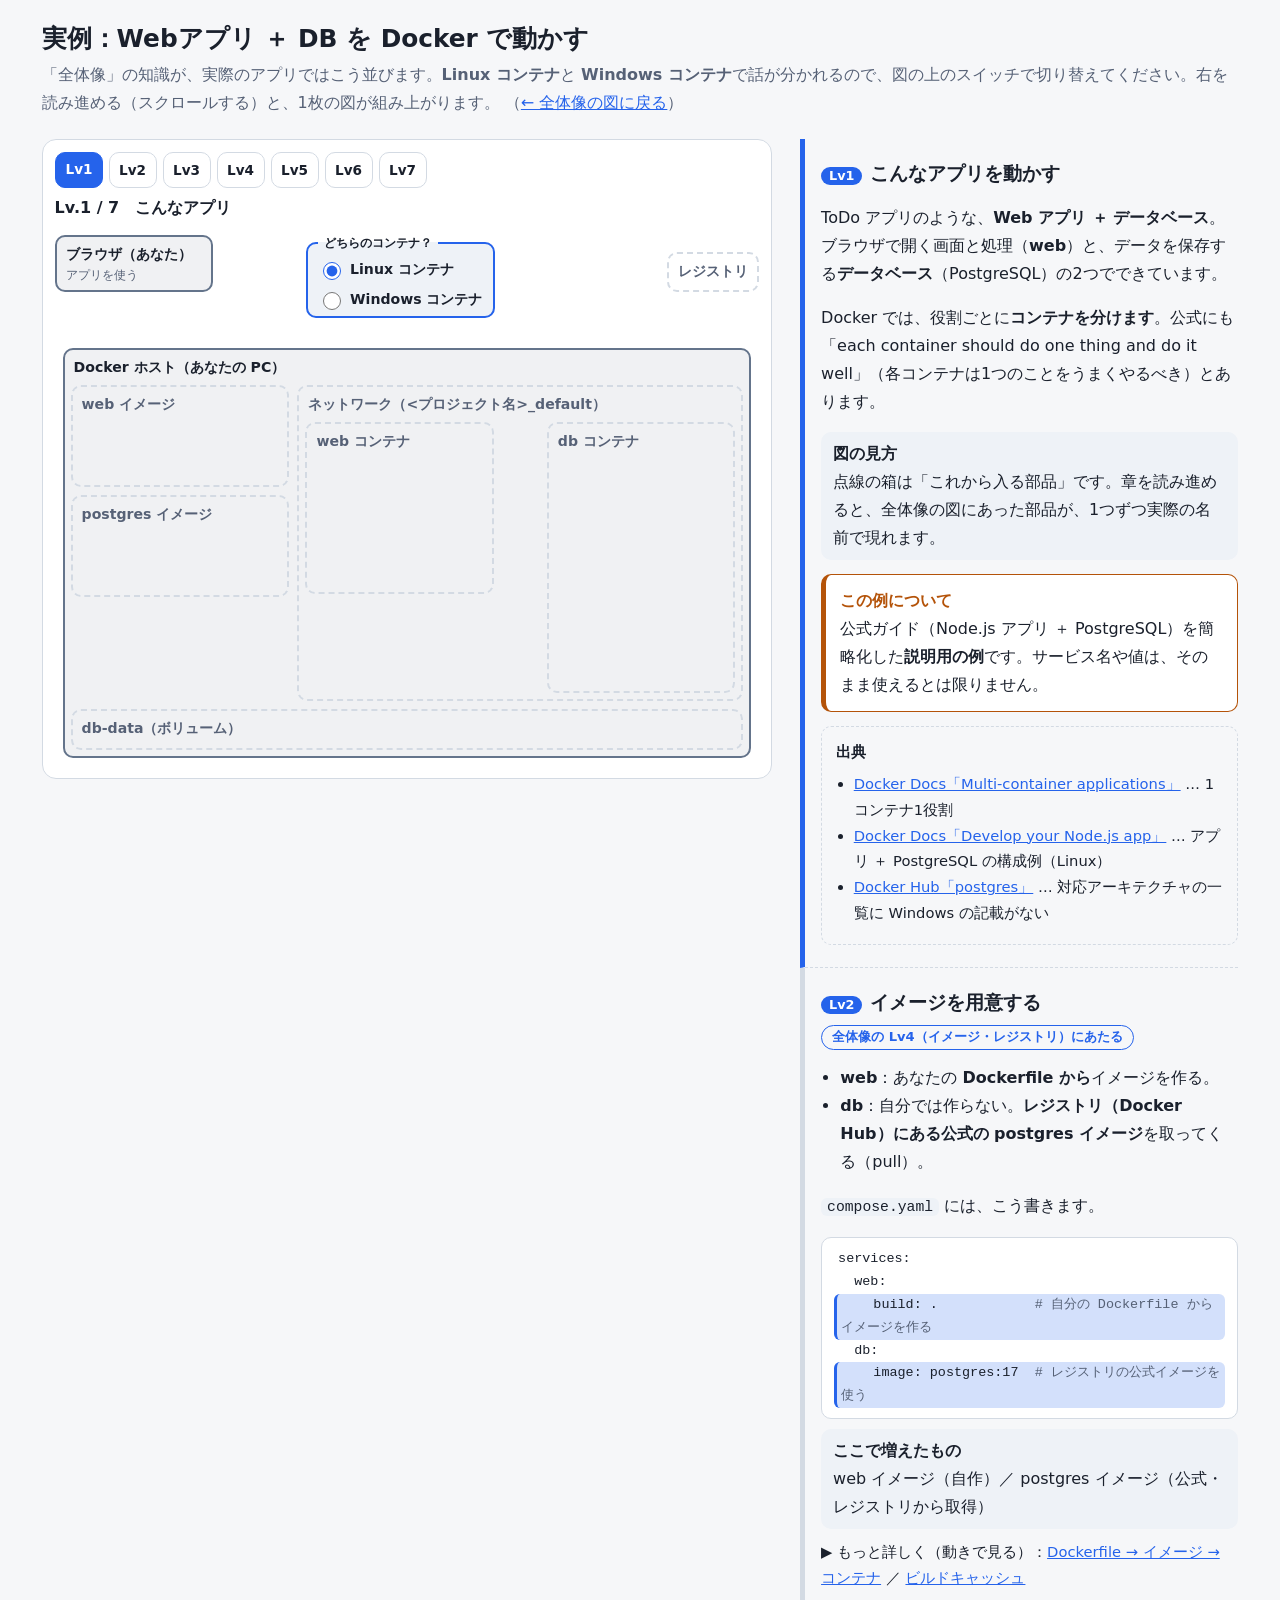
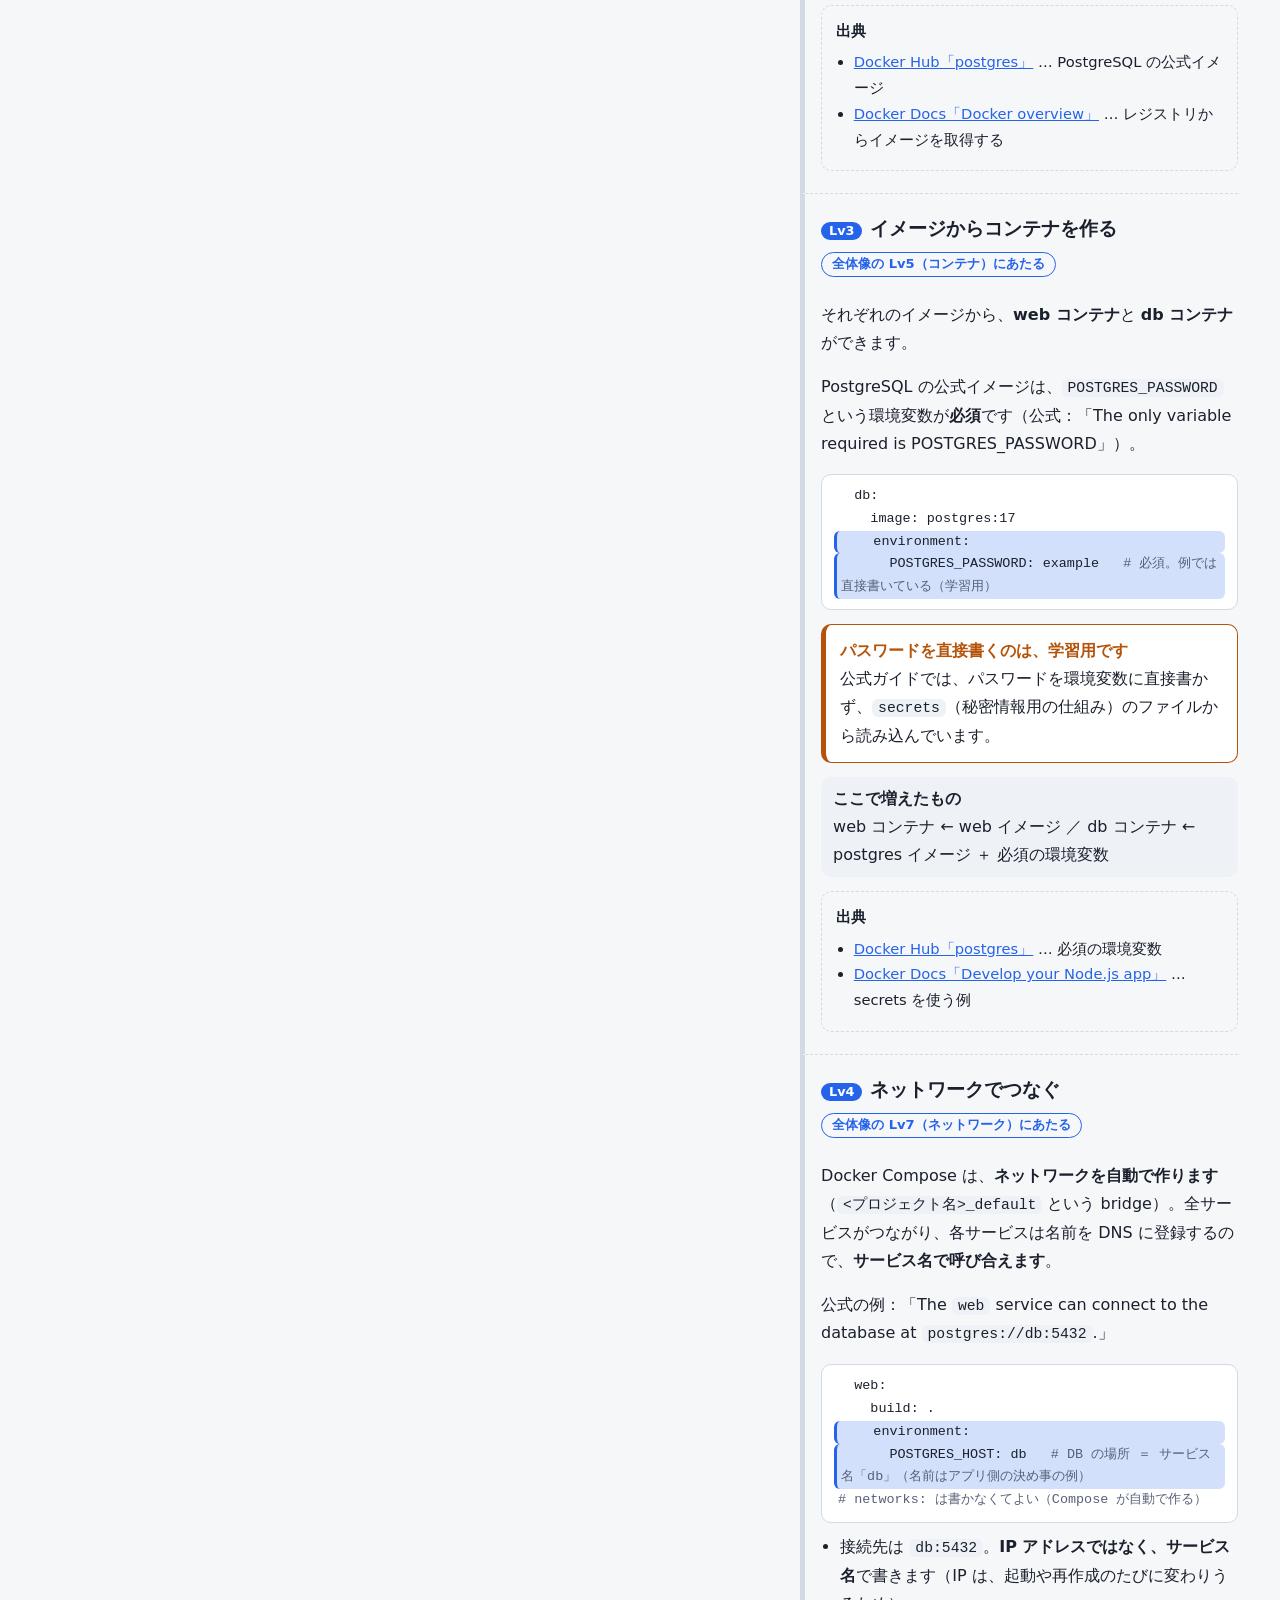
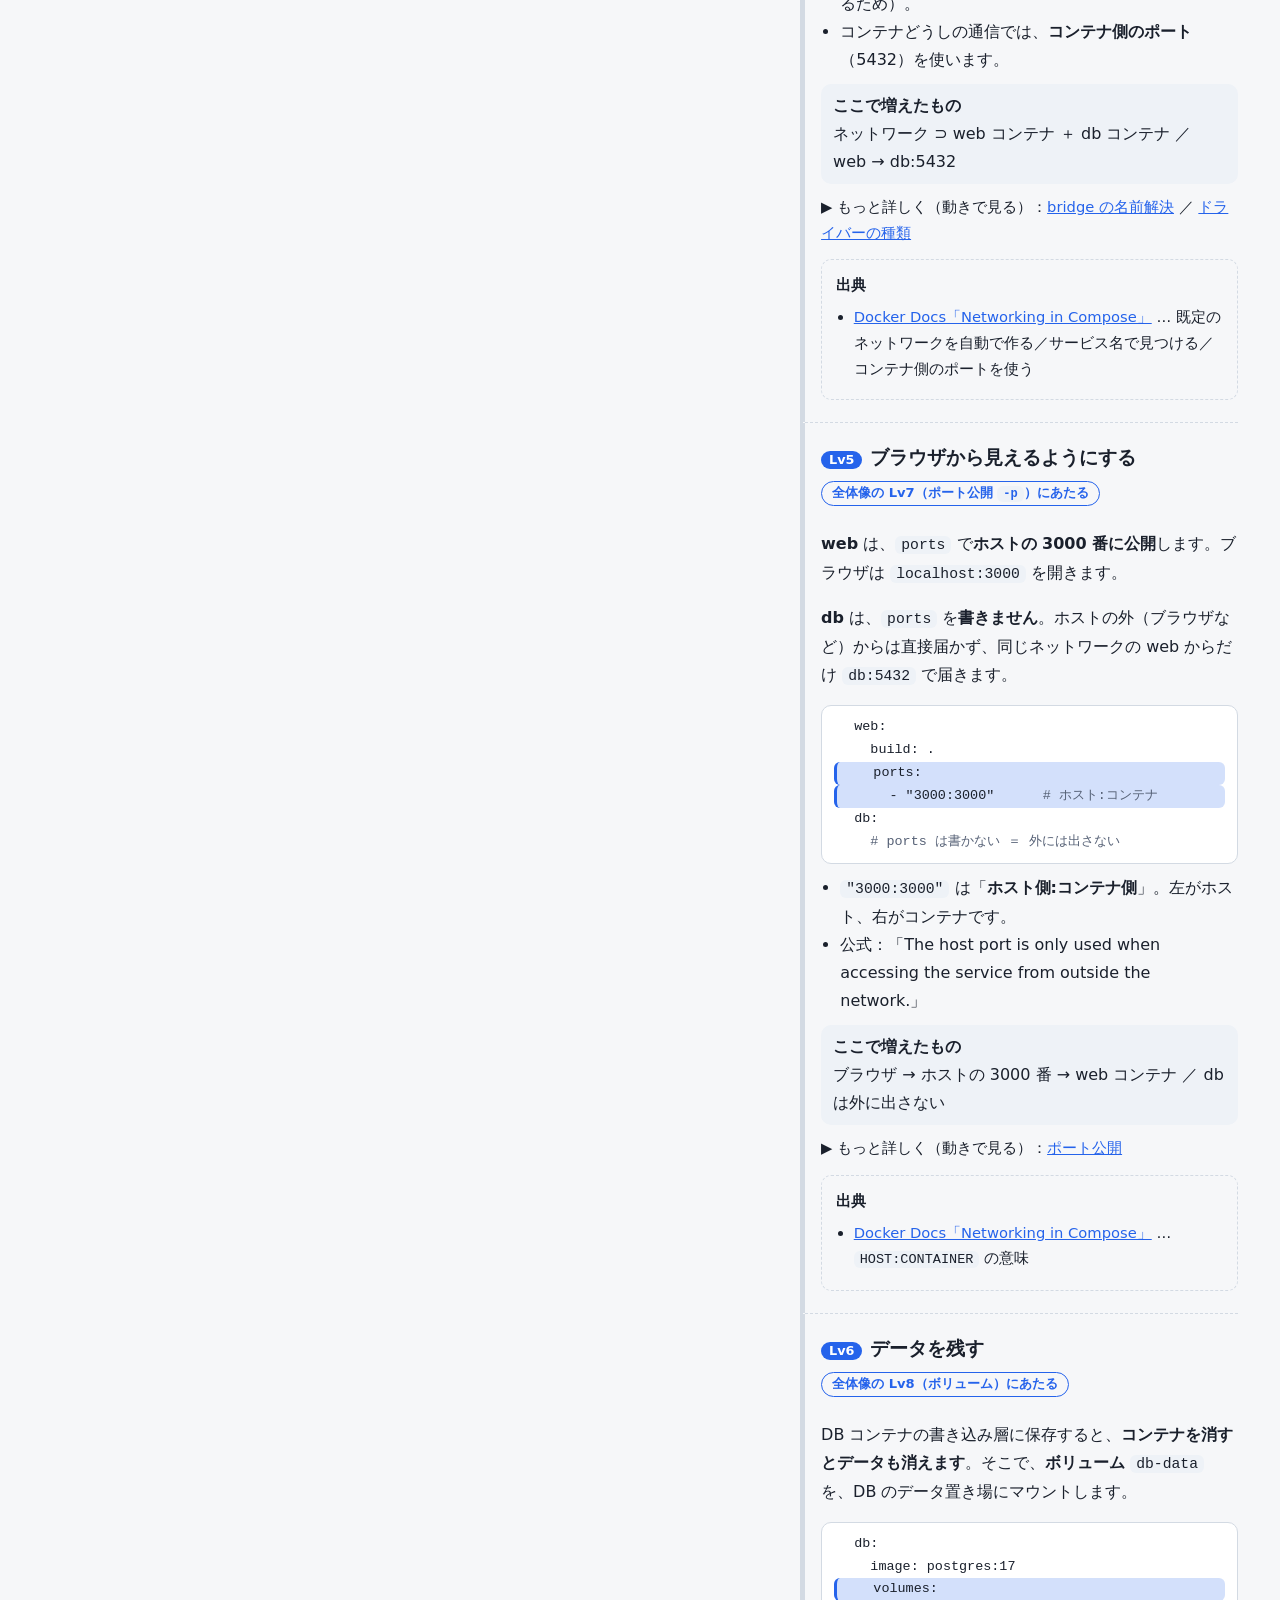
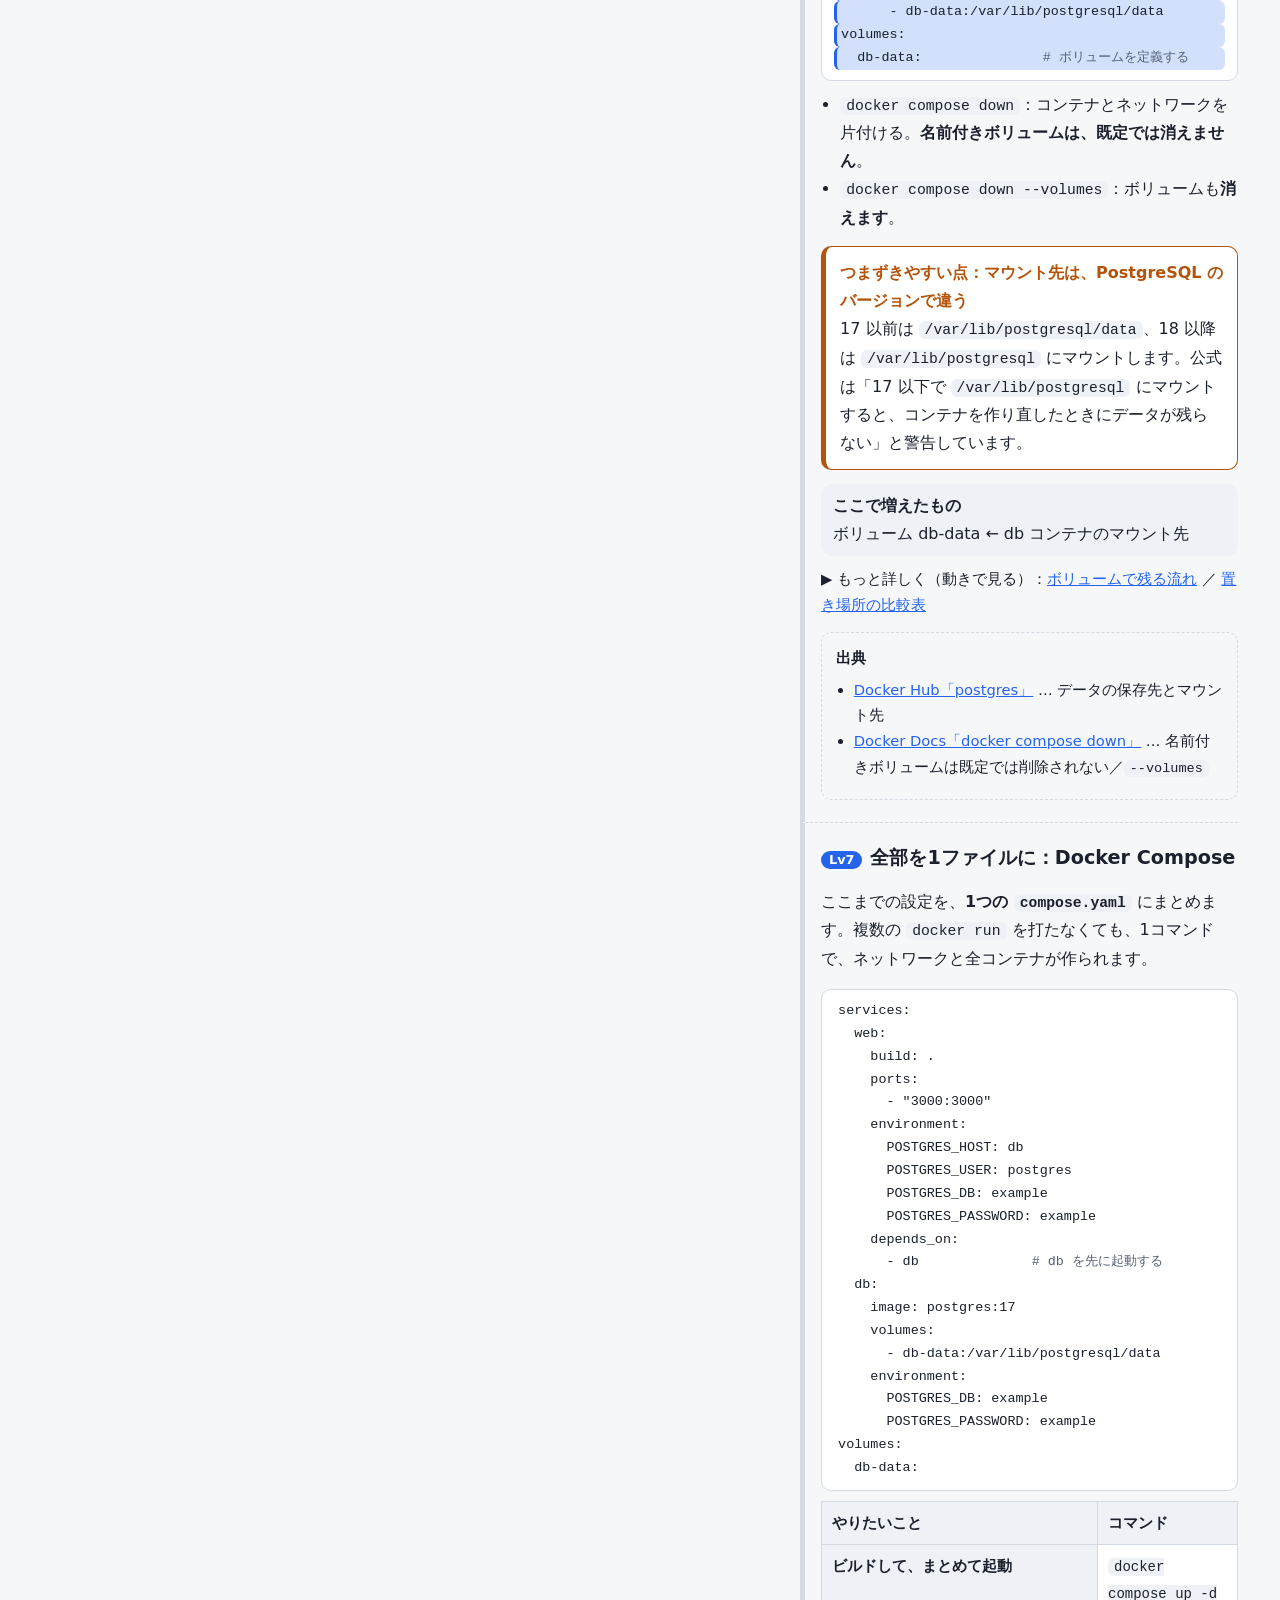
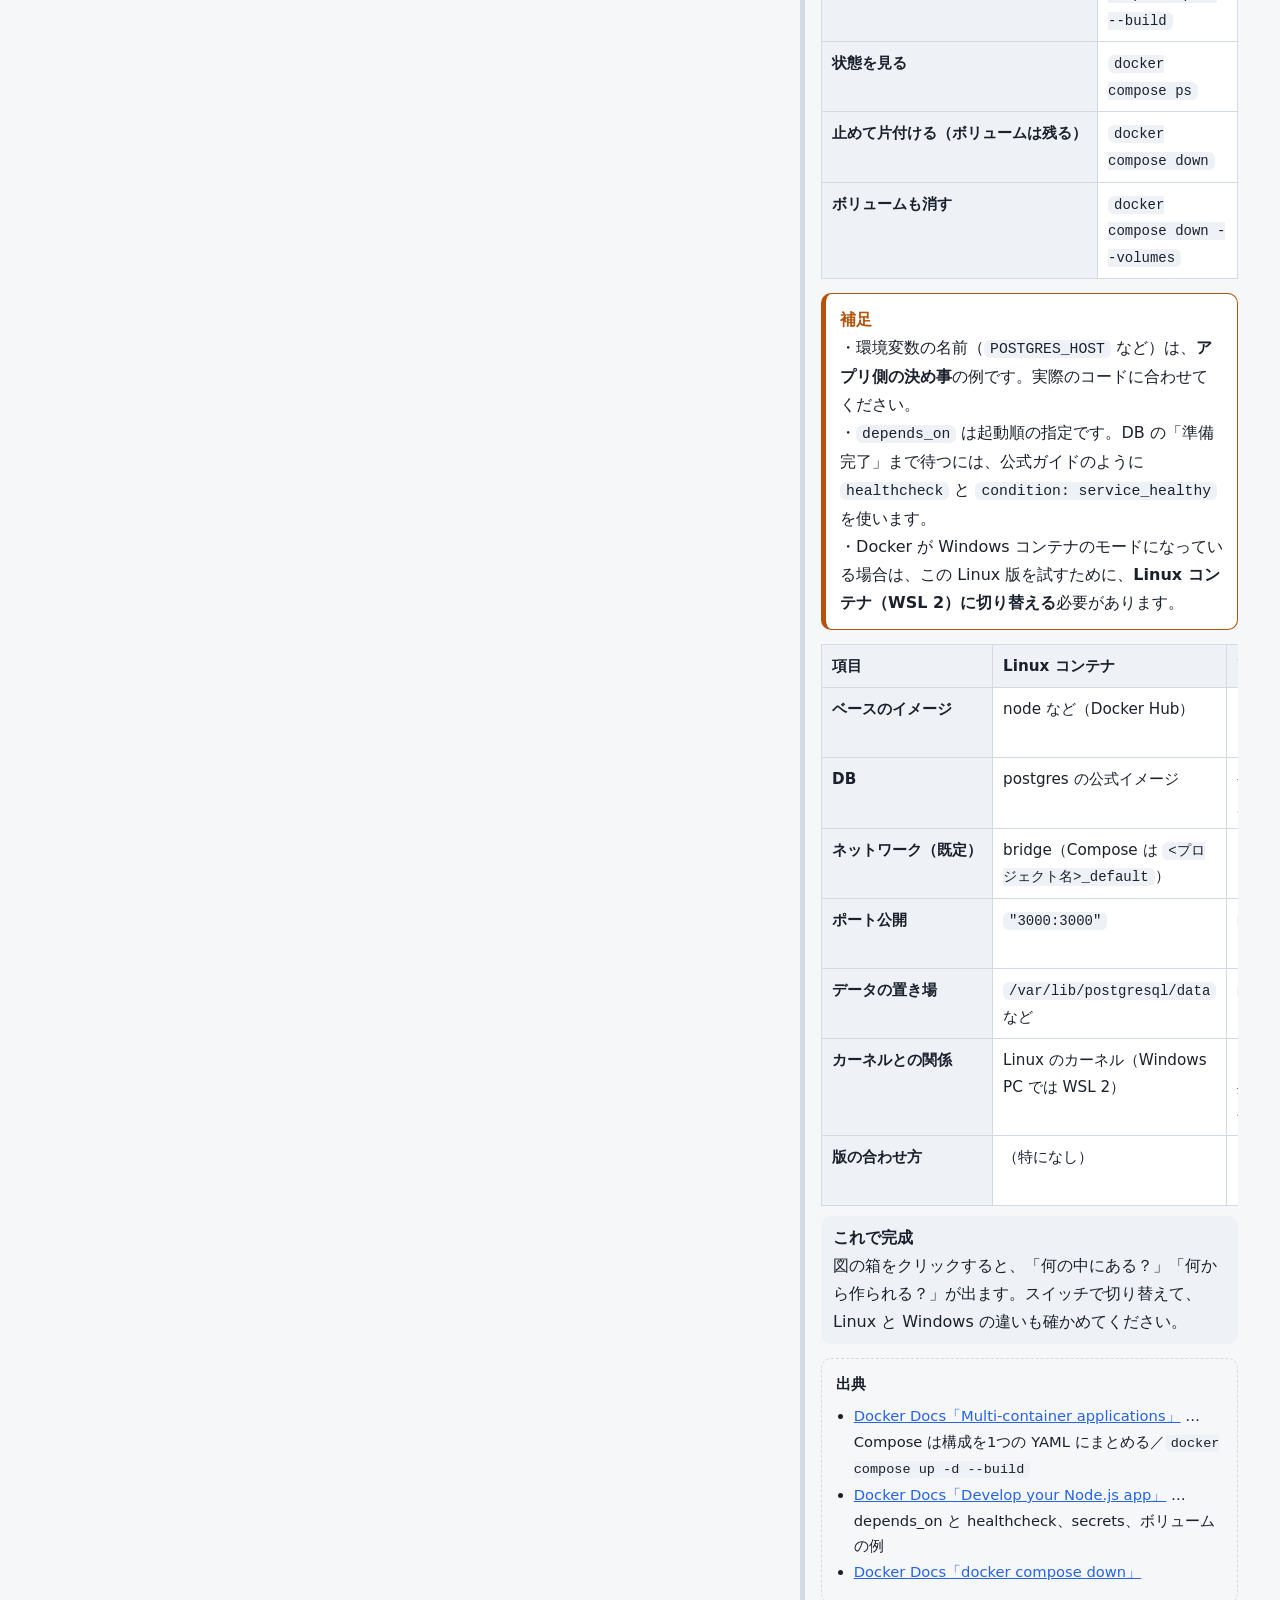
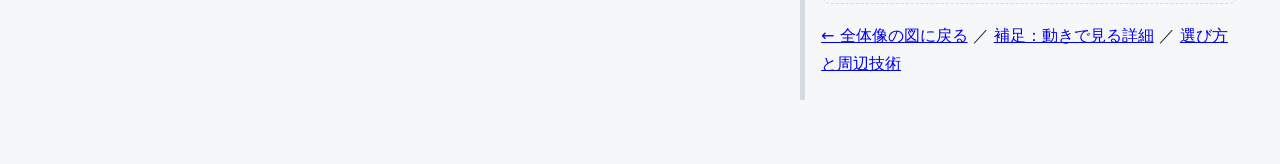
<file: docker_visual/example.html>
<!doctype html>
<html lang="ja">
<head>
  <meta charset="utf-8">
  <meta name="viewport" content="width=device-width, initial-scale=1">
  <title>実例：Webアプリ＋DB を Docker で動かす</title>
  <meta name="description" content="Web アプリ と DB を Docker で動かす実例を、Linux コンテナと Windows コンテナに分けて、1枚の図が組み上がる形で解説。公式ドキュメントの出典つき">
  <link rel="stylesheet" href="css/base.css">
  <link rel="stylesheet" href="css/scenes.css">
  <link rel="stylesheet" href="css/termmap.css">
  <link rel="stylesheet" href="css/story.css">
</head>
<body>
<div class="wrap wide">

  <header class="story-head">
    <h1>実例：Webアプリ ＋ DB を Docker で動かす</h1>
    <p>「全体像」の知識が、実際のアプリではこう並びます。<strong>Linux コンテナ</strong>と <strong>Windows コンテナ</strong>で話が分かれるので、図の上のスイッチで切り替えてください。右を読み進める（スクロールする）と、1枚の図が組み上がります。
      （<a href="index.html">← 全体像の図に戻る</a>）</p>
  </header>

  <div class="story" data-story>

    <!-- =================== 左：1枚の図 =================== -->
    <div class="story-diagram">
      <ol class="levelbar" aria-label="図の詳しさの段階"></ol>
      <p class="level-title" aria-live="polite"></p>

      <div data-story-master data-variant="lin">
        <div class="termmap">

          <div class="m-top">
            <div class="m-top-item">
              <div class="tm host" data-term="browser">
                <button class="tm-label" type="button"><span class="tm-name">ブラウザ（あなた）</span><span class="tm-note">アプリを使う</span></button>
              </div>
              <span class="tm-arrow" data-show="5">
                <span data-variant="lin">↓ localhost:3000 を開く</span>
                <span data-variant="win">↓ localhost:8080 を開く</span>
              </span>
            </div>

            <fieldset class="m-variant">
              <legend>どちらのコンテナ？</legend>
              <label><input type="radio" name="variant" value="lin" checked> Linux コンテナ</label>
              <label><input type="radio" name="variant" value="win"> Windows コンテナ</label>
            </fieldset>

            <div class="m-top-item right">
              <div class="tm host" data-term="registry" data-variant="lin" data-state="1:ghost;2:on" data-hl="2">
                <button class="tm-label" type="button"><span class="tm-name">レジストリ</span><span class="tm-note">Docker Hub など</span></button>
              </div>
              <div class="tm host" data-term="mcr" data-variant="win" data-state="1:ghost;2:on" data-hl="2">
                <button class="tm-label" type="button"><span class="tm-name">mcr.microsoft.com</span><span class="tm-note">Microsoft のレジストリ</span></button>
              </div>
              <span class="tm-arrow" data-show="2">
                <span data-variant="lin">⇅ postgres を pull（取得）</span>
                <span data-variant="win">⇅ ベースイメージを pull（取得）</span>
              </span>
            </div>
          </div>

          <div class="tm win" data-term="compose_frame" data-state="1:off;7:on" data-hl="7">
            <button class="tm-label" type="button"><span class="tm-name">compose.yaml（Docker Compose）</span><span class="tm-note">アプリ全体を1ファイルで管理する</span></button>
            <div class="tm-body col">

              <div class="tm host mhost" data-term="dockerhost">
                <button class="tm-label" type="button"><span class="tm-name">Docker ホスト（あなたの PC）</span></button>
                <div class="m-grid ex-grid">

                  <!-- イメージ（Linux） -->
                  <div class="tm-col ex-images" data-variant="lin">
                    <div class="tm img" data-term="web_img" data-state="1:ghost;2:on" data-hl="2">
                      <button class="tm-label" type="button"><span class="tm-name">web イメージ</span><span class="tm-note">自分の Dockerfile から作る</span></button>
                      <div class="tm-body">
                        <div class="tm host" data-term="dockerfile" data-show="2"><button class="tm-label" type="button"><span class="tm-name">Dockerfile</span><span class="tm-note">build: .</span></button></div>
                      </div>
                    </div>
                    <div class="tm img" data-term="db_img" data-state="1:ghost;2:on" data-hl="2">
                      <button class="tm-label" type="button"><span class="tm-name">postgres イメージ</span><span class="tm-note">公式のものを取ってくる</span></button>
                      <div class="tm-body">
                        <div class="tm host" data-term="registry" data-show="2"><button class="tm-label" type="button"><span class="tm-name">Docker Hub</span><span class="tm-note">image: postgres:17</span></button></div>
                      </div>
                    </div>
                  </div>

                  <!-- イメージ（Windows） -->
                  <div class="tm-col ex-images" data-variant="win">
                    <div class="tm img" data-term="winweb_img" data-state="1:ghost;2:on" data-hl="2">
                      <button class="tm-label" type="button"><span class="tm-name">web イメージ</span><span class="tm-note">Windows のベースイメージの上に作る</span></button>
                      <div class="tm-body">
                        <div class="tm host" data-term="dockerfile" data-show="2"><button class="tm-label" type="button"><span class="tm-name">Dockerfile</span><span class="tm-note">FROM …servercore:ltsc2025</span></button></div>
                      </div>
                    </div>
                    <div class="tm host unk" data-term="win_db_unknown" data-state="1:ghost;2:on" data-hl="2">
                      <button class="tm-label" type="button"><span class="tm-name">DB のイメージ？</span><span class="tm-note">公式の例が見つからない</span></button>
                    </div>
                  </div>

                  <!-- ネットワーク（Linux） -->
                  <div class="tm net ex-net" data-variant="lin" data-term="proj_net" data-state="1:ghost;4:on" data-hl="4">
                    <button class="tm-label" type="button"><span class="tm-name">ネットワーク（&lt;プロジェクト名&gt;_default）</span><span class="tm-note">Compose が自動で作る</span></button>
                    <div class="tm-body nowrap top">
                      <div class="tm ctr" data-term="web_ctr" data-state="1:ghost;3:on" data-hl="3">
                        <button class="tm-label" type="button"><span class="tm-name">web コンテナ</span><span class="tm-note">画面と処理</span></button>
                        <div class="ex-ctr-body">
                          <div class="tm host" data-term="app" data-show="3"><button class="tm-label" type="button"><span class="tm-name">アプリ（Node.js など）</span></button></div>
                          <div class="tm net" data-term="publish" data-show="5" data-hl="5"><button class="tm-label" type="button"><span class="tm-name">ports 3000:3000</span><span class="tm-note">ホスト:コンテナ</span></button></div>
                        </div>
                      </div>
                      <span class="tm-arrow" data-show="4">→<small>db:5432</small></span>
                      <div class="tm ctr" data-term="db_ctr" data-state="1:ghost;3:on" data-hl="3">
                        <button class="tm-label" type="button"><span class="tm-name">db コンテナ</span><span class="tm-note">データの保存</span></button>
                        <div class="ex-ctr-body">
                          <div class="tm host" data-term="dbms" data-show="3"><button class="tm-label" type="button"><span class="tm-name">PostgreSQL</span></button></div>
                          <div class="tm host" data-term="env_pw" data-show="3"><button class="tm-label" type="button"><span class="tm-name">POSTGRES_PASSWORD</span><span class="tm-note">必須の環境変数</span></button></div>
                          <div class="tm net" data-term="nopublish" data-show="5" data-hl="5"><button class="tm-label" type="button"><span class="tm-name">ポートは公開しない</span><span class="tm-note">外からは直接届かない</span></button></div>
                          <div class="tm net" data-term="mountpoint" data-show="6" data-hl="6"><button class="tm-label" type="button"><span class="tm-name">…/postgresql/data</span><span class="tm-note">← db-data を見せる</span></button></div>
                        </div>
                      </div>
                    </div>
                  </div>

                  <!-- ネットワーク（Windows） -->
                  <div class="tm net ex-net" data-variant="win" data-term="drv_nat" data-state="1:ghost;4:on" data-hl="4">
                    <button class="tm-label" type="button"><span class="tm-name">ネットワーク：nat</span><span class="tm-note">Windows の既定</span></button>
                    <div class="tm-body nowrap top">
                      <div class="tm ctr" data-term="win_web_ctr" data-state="1:ghost;3:on" data-hl="3">
                        <button class="tm-label" type="button"><span class="tm-name">web コンテナ</span><span class="tm-note">Windows コンテナ</span></button>
                        <div class="ex-ctr-body">
                          <div class="tm host" data-term="app" data-show="3"><button class="tm-label" type="button"><span class="tm-name">アプリ（IIS・.NET など）</span></button></div>
                          <div class="tm net" data-term="publish" data-show="5" data-hl="5"><button class="tm-label" type="button"><span class="tm-name">ports 8080:80</span><span class="tm-note">ホスト:コンテナ</span></button></div>
                          <div class="tm net" data-term="mountpoint" data-show="6" data-hl="6"><button class="tm-label" type="button"><span class="tm-name">c:\data</span><span class="tm-note">← ボリュームを見せる</span></button></div>
                        </div>
                      </div>
                      <span class="tm-arrow" data-show="4">→<small>DB の場所</small></span>
                      <div class="tm ctr unk" data-term="win_db_unknown" data-state="1:ghost;3:on" data-hl="3">
                        <button class="tm-label" type="button"><span class="tm-name">DB（別の形で用意）</span><span class="tm-note">公式の DB コンテナ例なし</span></button>
                      </div>
                    </div>
                  </div>

                  <!-- ボリューム -->
                  <div class="tm vol ex-vol" data-variant="lin" data-term="db_volume" data-state="1:ghost;6:on" data-hl="6">
                    <button class="tm-label" type="button"><span class="tm-name">db-data（ボリューム）</span><span class="tm-note">DB のデータを置く。コンテナを消しても残る</span></button>
                  </div>
                  <div class="tm vol ex-vol" data-variant="win" data-term="win_volume" data-state="1:ghost;6:on" data-hl="6">
                    <button class="tm-label" type="button"><span class="tm-name">ボリューム / bind mount</span><span class="tm-note">例：c:\ContainerData → c:\data。コンテナを消しても残る</span></button>
                  </div>

                </div>
              </div>

            </div>
          </div>

          <div class="tm-panel" aria-live="polite"></div>
        </div>
      </div>
    </div>

    <!-- =================== 右：章 =================== -->
    <div class="chapters">
      <div class="panel-slot"></div>

      <!-- ============ Lv1 ============ -->
      <section class="chapter" data-title="こんなアプリ">
        <h2><span class="lv-tag">Lv1</span>こんなアプリを動かす</h2>

        <div data-variant="lin">
          <p>ToDo アプリのような、<strong>Web アプリ ＋ データベース</strong>。ブラウザで開く画面と処理（<strong>web</strong>）と、データを保存する<strong>データベース</strong>（PostgreSQL）の2つでできています。</p>
          <p>Docker では、役割ごとに<strong>コンテナを分けます</strong>。公式にも「each container should do one thing and do it well」（各コンテナは1つのことをうまくやるべき）とあります。</p>
        </div>

        <div data-variant="win">
          <p>Windows コンテナでも、<strong>Web アプリ</strong>は動かせます。ただし、<strong>DB コンテナの公式の例は見つかりませんでした</strong>。そこが、Linux コンテナとの一番の違いです。</p>
          <ul>
            <li><strong>web</strong>：Windows のベースイメージ（レジストリは <code>mcr.microsoft.com</code>）の上に作れる。</li>
            <li><strong>db</strong>：postgres の公式イメージ（Docker Hub）のページには、Windows の記載がない。SQL Server の公式コンテナイメージは、複数の解説で Linux 向けとされている。<span class="badge unk">公式ページでの確認は未了</span></li>
          </ul>
          <p>図の<span class="badge unk">赤い点線</span>の箱が、「公式の例が見つからなかった」部分です。</p>
          <div class="note">
            <strong>Windows コンテナで DB 付きにする形（筆者の整理・公式の例ではありません）</strong><br>
            ① ホストや別のマシンで動く DB に接続する　② DB だけを Linux コンテナで別に動かす　③ ファイル型の DB をボリュームに置く
          </div>
        </div>

        <div class="added">
          <strong>図の見方</strong>
          点線の箱は「これから入る部品」です。章を読み進めると、全体像の図にあった部品が、1つずつ実際の名前で現れます。
        </div>
        <div class="note">
          <strong>この例について</strong><br>
          <span data-variant="lin">公式ガイド（Node.js アプリ ＋ PostgreSQL）を簡略化した<strong>説明用の例</strong>です。サービス名や値は、そのまま使えるとは限りません。</span>
          <span data-variant="win">Windows コンテナ側は、Microsoft Learn の公式ページ（分離モード・ネットワーク・永続ストレージ）に書かれている内容を、同じ形に当てはめたものです。<strong>丸ごと動かせる公式の例ではありません</strong>。</span>
        </div>
        <div class="sources">
          <strong>出典</strong>
          <ul>
            <li><a href="https://docs.docker.com/get-started/docker-concepts/running-containers/multi-container-applications/" target="_blank" rel="noopener">Docker Docs「Multi-container applications」</a> … 1コンテナ1役割</li>
            <li><a href="https://docs.docker.com/guides/nodejs/develop/" target="_blank" rel="noopener">Docker Docs「Develop your Node.js app」</a> … アプリ ＋ PostgreSQL の構成例（Linux）</li>
            <li><a href="https://hub.docker.com/_/postgres" target="_blank" rel="noopener">Docker Hub「postgres」</a> … 対応アーキテクチャの一覧に Windows の記載がない</li>
          </ul>
        </div>
      </section>

      <!-- ============ Lv2 ============ -->
      <section class="chapter" data-title="イメージ">
        <h2><span class="lv-tag">Lv2</span>イメージを用意する</h2>
        <span class="maps-to">全体像の Lv4（イメージ・レジストリ）にあたる</span>

        <div data-variant="lin">
          <ul>
            <li><strong>web</strong>：あなたの <strong>Dockerfile から</strong>イメージを作る。</li>
            <li><strong>db</strong>：自分では作らない。<strong>レジストリ（Docker Hub）にある公式の postgres イメージ</strong>を取ってくる（pull）。</li>
          </ul>
          <p><code>compose.yaml</code> には、こう書きます。</p>
<pre class="code yaml" aria-label="compose.yaml の一部"><span class="cl-line">services:</span><span class="cl-line">  web:</span><span class="cl-line add">    build: .            <span class="cm"># 自分の Dockerfile からイメージを作る</span></span><span class="cl-line">  db:</span><span class="cl-line add">    image: postgres:17  <span class="cm"># レジストリの公式イメージを使う</span></span></pre>
        </div>

        <div data-variant="win">
          <ul>
            <li><strong>web</strong>：<strong>Windows のベースイメージの上に</strong>作る。このリポジトリの <code>docker/dockerimage</code> と同じ形です。</li>
            <li><strong>ベースイメージ</strong>は、Microsoft のレジストリ <code>mcr.microsoft.com</code> から取ってくる。</li>
            <li><strong>db</strong>：公式の DB イメージの例が見つからない（図の赤い点線）。</li>
          </ul>
<pre class="code yaml" aria-label="Dockerfile の例"><span class="cl-line add">FROM mcr.microsoft.com/windows/servercore:ltsc2025</span><span class="cl-line">COPY app C:/app/</span><span class="cl-line">CMD ["…アプリを起動するコマンド…"]</span></pre>
          <div class="note">
            <strong>タグ（ltsc2025）は、ホストの Windows と合わせる</strong><br>
            プロセス分離では、ホストとイメージのビルド番号が違うと、起動がブロックされます。Hyper-V 分離なら、合わせなくても動かせます。（Windows 11 では例外もあります）
          </div>
        </div>

        <div class="added">
          <strong>ここで増えたもの</strong>
          <span data-variant="lin">web イメージ（自作）／ postgres イメージ（公式・レジストリから取得）</span>
          <span data-variant="win">web イメージ（Windows のベースイメージの上に自作）／ ベースイメージは mcr.microsoft.com から取得</span>
        </div>
        <p class="more">▶ もっと詳しく（動きで見る）：<a href="details.html#t-layers">Dockerfile → イメージ → コンテナ</a> ／ <a href="details.html#t-cache">ビルドキャッシュ</a></p>
        <div class="sources">
          <strong>出典</strong>
          <ul>
            <li data-variant="lin"><a href="https://hub.docker.com/_/postgres" target="_blank" rel="noopener">Docker Hub「postgres」</a> … PostgreSQL の公式イメージ</li>
            <li data-variant="win"><a href="https://learn.microsoft.com/en-us/virtualization/windowscontainers/about/" target="_blank" rel="noopener">Microsoft Learn「About Windows containers」</a> … ベースイメージ（Windows / Server Core / Nano Server）</li>
            <li data-variant="win"><a href="https://learn.microsoft.com/en-us/virtualization/windowscontainers/deploy-containers/version-compatibility" target="_blank" rel="noopener">Microsoft Learn「Windows container version compatibility」</a> … ホストとイメージの版の合わせ方</li>
            <li><a href="https://docs.docker.com/get-started/docker-overview/" target="_blank" rel="noopener">Docker Docs「Docker overview」</a> … レジストリからイメージを取得する</li>
          </ul>
        </div>
      </section>

      <!-- ============ Lv3 ============ -->
      <section class="chapter" data-title="コンテナ">
        <h2><span class="lv-tag">Lv3</span>イメージからコンテナを作る</h2>
        <span class="maps-to">全体像の Lv5（コンテナ）にあたる</span>

        <div data-variant="lin">
          <p>それぞれのイメージから、<strong>web コンテナ</strong>と <strong>db コンテナ</strong>ができます。</p>
          <p>PostgreSQL の公式イメージは、<code>POSTGRES_PASSWORD</code> という環境変数が<strong>必須</strong>です（公式：「The only variable required is POSTGRES_PASSWORD」）。</p>
<pre class="code yaml" aria-label="compose.yaml の一部"><span class="cl-line">  db:</span><span class="cl-line">    image: postgres:17</span><span class="cl-line add">    environment:</span><span class="cl-line add">      POSTGRES_PASSWORD: example   <span class="cm"># 必須。例では直接書いている（学習用）</span></span></pre>
          <div class="note">
            <strong>パスワードを直接書くのは、学習用です</strong><br>
            公式ガイドでは、パスワードを環境変数に直接書かず、<code>secrets</code>（秘密情報用の仕組み）のファイルから読み込んでいます。
          </div>
        </div>

        <div data-variant="win">
          <p>web イメージから、<strong>web コンテナ</strong>ができます。Windows コンテナには、<strong>分離モードが2つ</strong>あります。</p>
          <ul>
            <li><strong>プロセス分離</strong>：ホストの Windows カーネルを共有する。<code>--isolation=process</code></li>
            <li><strong>Hyper-V 分離</strong>：コンテナごとに軽量VM。<code>--isolation=hyperv</code></li>
          </ul>
          <p>既定は、Windows Server ではプロセス分離、Windows 10 Pro / Enterprise では Hyper-V 分離です。筆者の PC（Windows 11 Home）の既定は <code>hyperv</code> でした（2026/10/5 の実機確認）。</p>
          <div class="note">
            <strong>DB コンテナは、図では「別の形で用意」</strong><br>
            Linux 版の db コンテナ（postgres ＋ 必須の環境変数）に当たる部分は、Windows コンテナでは、Lv1 の ①〜③ のように別の形で用意します。
          </div>
        </div>

        <div class="added">
          <strong>ここで増えたもの</strong>
          <span data-variant="lin">web コンテナ ← web イメージ ／ db コンテナ ← postgres イメージ ＋ 必須の環境変数</span>
          <span data-variant="win">web コンテナ ← web イメージ（プロセス分離 または Hyper-V 分離）</span>
        </div>
        <div class="sources">
          <strong>出典</strong>
          <ul>
            <li data-variant="lin"><a href="https://hub.docker.com/_/postgres" target="_blank" rel="noopener">Docker Hub「postgres」</a> … 必須の環境変数</li>
            <li data-variant="lin"><a href="https://docs.docker.com/guides/nodejs/develop/" target="_blank" rel="noopener">Docker Docs「Develop your Node.js app」</a> … secrets を使う例</li>
            <li data-variant="win"><a href="https://learn.microsoft.com/en-us/virtualization/windowscontainers/manage-containers/hyperv-container" target="_blank" rel="noopener">Microsoft Learn「Isolation modes」</a> … 2つの分離モード／既定値</li>
          </ul>
        </div>
      </section>

      <!-- ============ Lv4 ============ -->
      <section class="chapter" data-title="ネットワーク">
        <h2><span class="lv-tag">Lv4</span>ネットワークでつなぐ</h2>
        <span class="maps-to">全体像の Lv7（ネットワーク）にあたる</span>

        <div data-variant="lin">
          <p>Docker Compose は、<strong>ネットワークを自動で作ります</strong>（<code>&lt;プロジェクト名&gt;_default</code> という bridge）。全サービスがつながり、各サービスは名前を DNS に登録するので、<strong>サービス名で呼び合えます</strong>。</p>
          <p>公式の例：「The <code>web</code> service can connect to the database at <code>postgres://db:5432</code>.」</p>
<pre class="code yaml" aria-label="compose.yaml の一部"><span class="cl-line">  web:</span><span class="cl-line">    build: .</span><span class="cl-line add">    environment:</span><span class="cl-line add">      POSTGRES_HOST: db   <span class="cm"># DB の場所 ＝ サービス名「db」（名前はアプリ側の決め事の例）</span></span><span class="cl-line cm"># networks: は書かなくてよい（Compose が自動で作る）</span></pre>
          <ul>
            <li>接続先は <code>db:5432</code>。<strong>IP アドレスではなく、サービス名</strong>で書きます（IP は、起動や再作成のたびに変わりうるため）。</li>
            <li>コンテナどうしの通信では、<strong>コンテナ側のポート</strong>（5432）を使います。</li>
          </ul>
        </div>

        <div data-variant="win">
          <p>Windows コンテナの既定のネットワークは、bridge ではなく <strong>nat</strong> です。コンテナは内部の Hyper-V スイッチにつながり、サブネットから IP アドレスを受け取ります。</p>
          <ul>
            <li><strong>名前での呼び合い</strong>：nat では「ローカルのサービス検出」に対応しています（公式の表：Local Service Discovery = YES）。</li>
            <li><strong>制限</strong>：サブネットをまたぐ通信は非対応。別のホストのコンテナへは、ホストのポートを公開して届かせます。</li>
          </ul>
          <p>自分用のネットワークを作る例（公式）：</p>
<pre class="code yaml" aria-label="ネットワーク作成の例"><span class="cl-line">docker network create -d "nat" --subnet "10.244.0.0/24" my_nat</span></pre>
          <div class="note">
            <strong>DB の接続先は、「DB をどう用意したか」で決まります</strong><br>
            ホストの DB なら、ホストの住所を指定します。DB だけを別のコンテナにするなら、その公開ポートへ。どの形でも、<strong>コンテナの中から見た「localhost」は、そのコンテナ自身</strong>を指します。<span class="badge inf">一般的な説明</span>
          </div>
        </div>

        <div class="added">
          <strong>ここで増えたもの</strong>
          <span data-variant="lin">ネットワーク ⊃ web コンテナ ＋ db コンテナ ／ web → db:5432</span>
          <span data-variant="win">ネットワーク（nat）⊃ web コンテナ ／ web → DB の場所</span>
        </div>
        <p class="more">▶ もっと詳しく（動きで見る）：<a href="details.html#t-bridge">bridge の名前解決</a> ／ <a href="details.html#t-drivers">ドライバーの種類</a></p>
        <div class="sources">
          <strong>出典</strong>
          <ul>
            <li data-variant="lin"><a href="https://docs.docker.com/compose/how-tos/networking/" target="_blank" rel="noopener">Docker Docs「Networking in Compose」</a> … 既定のネットワークを自動で作る／サービス名で見つける／コンテナ側のポートを使う</li>
            <li data-variant="win"><a href="https://learn.microsoft.com/en-us/virtualization/windowscontainers/container-networking/network-drivers-topologies" target="_blank" rel="noopener">Microsoft Learn「Windows container network drivers」</a> … nat が既定／サービス検出の表／ネットワーク作成の例</li>
          </ul>
        </div>
      </section>

      <!-- ============ Lv5 ============ -->
      <section class="chapter" data-title="ポート公開">
        <h2><span class="lv-tag">Lv5</span>ブラウザから見えるようにする</h2>
        <span class="maps-to">全体像の Lv7（ポート公開 <code>-p</code>）にあたる</span>

        <div data-variant="lin">
          <p><strong>web</strong> は、<code>ports</code> で<strong>ホストの 3000 番に公開</strong>します。ブラウザは <code>localhost:3000</code> を開きます。</p>
          <p><strong>db</strong> は、<code>ports</code> を<strong>書きません</strong>。ホストの外（ブラウザなど）からは直接届かず、同じネットワークの web からだけ <code>db:5432</code> で届きます。</p>
<pre class="code yaml" aria-label="compose.yaml の一部"><span class="cl-line">  web:</span><span class="cl-line">    build: .</span><span class="cl-line add">    ports:</span><span class="cl-line add">      - "3000:3000"      <span class="cm"># ホスト:コンテナ</span></span><span class="cl-line">  db:</span><span class="cl-line cm">    # ports は書かない ＝ 外には出さない</span></pre>
          <ul>
            <li><code>"3000:3000"</code> は「<strong>ホスト側:コンテナ側</strong>」。左がホスト、右がコンテナです。</li>
            <li>公式：「The host port is only used when accessing the service from outside the network.」</li>
          </ul>
        </div>

        <div data-variant="win">
          <p>nat は、<strong>ホストからコンテナへのポート転送（マッピング）</strong>に対応しています。web を、ホストの 8080 番に公開します。ブラウザは <code>localhost:8080</code> を開きます。</p>
<pre class="code yaml" aria-label="docker run の例"><span class="cl-line add">docker run -d -p 8080:80 &lt;web イメージ&gt;   <span class="cm"># ホスト:コンテナ</span></span></pre>
          <ul>
            <li><code>8080:80</code> は「<strong>ホスト側:コンテナ側</strong>」。Linux コンテナと、書き方も同じです。</li>
            <li>80 番は、IIS など Web サーバーの代表的な待ち受けポートです（例）。</li>
          </ul>
        </div>

        <div class="added">
          <strong>ここで増えたもの</strong>
          <span data-variant="lin">ブラウザ → ホストの 3000 番 → web コンテナ ／ db は外に出さない</span>
          <span data-variant="win">ブラウザ → ホストの 8080 番 → web コンテナ（nat のポート転送）</span>
        </div>
        <p class="more">▶ もっと詳しく（動きで見る）：<a href="details.html#t-publish">ポート公開</a></p>
        <div class="sources">
          <strong>出典</strong>
          <ul>
            <li data-variant="lin"><a href="https://docs.docker.com/compose/how-tos/networking/" target="_blank" rel="noopener">Docker Docs「Networking in Compose」</a> … <code>HOST:CONTAINER</code> の意味</li>
            <li data-variant="win"><a href="https://learn.microsoft.com/en-us/virtualization/windowscontainers/container-networking/network-drivers-topologies" target="_blank" rel="noopener">Microsoft Learn「Windows container network drivers」</a> … nat：「Port forwarding / mapping from the container host to container endpoints is supported」</li>
            <li data-variant="win"><a href="https://docs.docker.com/engine/network/" target="_blank" rel="noopener">Docker Docs「Networking overview」</a> … <code>--publish</code>（<code>-p</code>）</li>
          </ul>
        </div>
      </section>

      <!-- ============ Lv6 ============ -->
      <section class="chapter" data-title="ボリューム">
        <h2><span class="lv-tag">Lv6</span>データを残す</h2>
        <span class="maps-to">全体像の Lv8（ボリューム）にあたる</span>

        <div data-variant="lin">
          <p>DB コンテナの書き込み層に保存すると、<strong>コンテナを消すとデータも消えます</strong>。そこで、<strong>ボリューム</strong> <code>db-data</code> を、DB のデータ置き場にマウントします。</p>
<pre class="code yaml" aria-label="compose.yaml の一部"><span class="cl-line">  db:</span><span class="cl-line">    image: postgres:17</span><span class="cl-line add">    volumes:</span><span class="cl-line add">      - db-data:/var/lib/postgresql/data</span><span class="cl-line add">volumes:</span><span class="cl-line add">  db-data:               <span class="cm"># ボリュームを定義する</span></span></pre>
          <ul>
            <li><code>docker compose down</code>：コンテナとネットワークを片付ける。<strong>名前付きボリュームは、既定では消えません</strong>。</li>
            <li><code>docker compose down --volumes</code>：ボリュームも<strong>消えます</strong>。</li>
          </ul>
          <div class="note">
            <strong>つまずきやすい点：マウント先は、PostgreSQL のバージョンで違う</strong><br>
            17 以前は <code>/var/lib/postgresql/data</code>、18 以降は <code>/var/lib/postgresql</code> にマウントします。公式は「17 以下で <code>/var/lib/postgresql</code> にマウントすると、コンテナを作り直したときにデータが残らない」と警告しています。
          </div>
        </div>

        <div data-variant="win">
          <p>Windows コンテナでも、<strong>ボリューム</strong>と <strong>bind mount</strong> が使えます。違いは、<strong>Windows のパス</strong>で書くことです。</p>
          <p><strong>名前付きボリューム</strong>（公式の手順）：</p>
<pre class="code yaml" aria-label="名前付きボリュームの例"><span class="cl-line add">docker volume create unwound</span><span class="cl-line add">docker run -v unwound:c:\data &lt;イメージ&gt;   <span class="cm"># c:\data にマウント</span></span></pre>
          <p><strong>bind mount</strong>（ホストのフォルダを見せる・公式）：</p>
<pre class="code yaml" aria-label="bind mount の例"><span class="cl-line">docker run -v c:\ContainerData:c:\data:RO   <span class="cm"># 読み取り専用</span></span><span class="cl-line">docker run -v c:\ContainerData:c:\data:RW   <span class="cm"># 読み書き可（既定）</span></span></pre>
          <div class="note">
            <strong>Windows 特有の注意</strong><br>
            ・<strong>権限</strong>：Hyper-V 分離では LocalSystem、プロセス分離ではコンテナ内のプロセスの権限（ACL）でアクセスされます。「アクセス拒否」になったら、ホスト側のフォルダの権限を確認します。<br>
            ・<strong>パス</strong>：コンテナ側のパスは、小文字に変換されます（<code>c:\MyData</code> → <code>c:\mydata</code>）。<br>
            ・<strong>安全</strong>：<code>C:\</code> のような重要なディレクトリを、信頼できないコンテナに bind mount してはいけません。
          </div>
        </div>

        <div class="added">
          <strong>ここで増えたもの</strong>
          <span data-variant="lin">ボリューム db-data ← db コンテナのマウント先</span>
          <span data-variant="win">ボリューム（または bind mount）← web コンテナの c:\data</span>
        </div>
        <p class="more">▶ もっと詳しく（動きで見る）：<a href="details.html#t-volume">ボリュームで残る流れ</a> ／ <a href="details.html#storage-compare">置き場所の比較表</a></p>
        <div class="sources">
          <strong>出典</strong>
          <ul>
            <li data-variant="lin"><a href="https://hub.docker.com/_/postgres" target="_blank" rel="noopener">Docker Hub「postgres」</a> … データの保存先とマウント先</li>
            <li data-variant="lin"><a href="https://docs.docker.com/reference/cli/docker/compose/down/" target="_blank" rel="noopener">Docker Docs「docker compose down」</a> … 名前付きボリュームは既定では削除されない／<code>--volumes</code></li>
            <li data-variant="win"><a href="https://learn.microsoft.com/en-us/virtualization/windowscontainers/manage-containers/persistent-storage" target="_blank" rel="noopener">Microsoft Learn「Persistent storage in containers」</a> … bind mount・名前付きボリュームの例／権限／パスの注意</li>
          </ul>
        </div>
      </section>

      <!-- ============ Lv7 ============ -->
      <section class="chapter" data-title="完成：Compose">
        <h2><span class="lv-tag">Lv7</span>全部を1ファイルに：Docker Compose</h2>

        <div data-variant="lin">
          <p>ここまでの設定を、<strong>1つの <code>compose.yaml</code></strong> にまとめます。複数の <code>docker run</code> を打たなくても、1コマンドで、ネットワークと全コンテナが作られます。</p>
<pre class="code yaml" aria-label="完成した compose.yaml"><span class="cl-line">services:</span><span class="cl-line">  web:</span><span class="cl-line">    build: .</span><span class="cl-line">    ports:</span><span class="cl-line">      - "3000:3000"</span><span class="cl-line">    environment:</span><span class="cl-line">      POSTGRES_HOST: db</span><span class="cl-line">      POSTGRES_USER: postgres</span><span class="cl-line">      POSTGRES_DB: example</span><span class="cl-line">      POSTGRES_PASSWORD: example</span><span class="cl-line">    depends_on:</span><span class="cl-line">      - db              <span class="cm"># db を先に起動する</span></span><span class="cl-line">  db:</span><span class="cl-line">    image: postgres:17</span><span class="cl-line">    volumes:</span><span class="cl-line">      - db-data:/var/lib/postgresql/data</span><span class="cl-line">    environment:</span><span class="cl-line">      POSTGRES_DB: example</span><span class="cl-line">      POSTGRES_PASSWORD: example</span><span class="cl-line">volumes:</span><span class="cl-line">  db-data:</span></pre>
          <div class="table-wrap">
            <table class="tbl">
              <thead><tr><th>やりたいこと</th><th>コマンド</th></tr></thead>
              <tbody>
                <tr><th>ビルドして、まとめて起動</th><td><code>docker compose up -d --build</code></td></tr>
                <tr><th>状態を見る</th><td><code>docker compose ps</code></td></tr>
                <tr><th>止めて片付ける（ボリュームは残る）</th><td><code>docker compose down</code></td></tr>
                <tr><th>ボリュームも消す</th><td><code>docker compose down --volumes</code></td></tr>
              </tbody>
            </table>
          </div>
          <div class="note">
            <strong>補足</strong><br>
            ・環境変数の名前（<code>POSTGRES_HOST</code> など）は、<strong>アプリ側の決め事</strong>の例です。実際のコードに合わせてください。<br>
            ・<code>depends_on</code> は起動順の指定です。DB の「準備完了」まで待つには、公式ガイドのように <code>healthcheck</code> と <code>condition: service_healthy</code> を使います。<br>
            ・Docker が Windows コンテナのモードになっている場合は、この Linux 版を試すために、<strong>Linux コンテナ（WSL 2）に切り替える</strong>必要があります。
          </div>
        </div>

        <div data-variant="win">
          <p>Windows コンテナでも、<strong>Docker Compose の考え方は同じ</strong>です（サービス・ポート・ボリュームを1ファイルに書く）。ただし、今回の公式ページでは、次の点が<strong>確認できていません</strong>。</p>
          <ul>
            <li>Windows コンテナの Compose ファイルの<strong>完成例</strong>（公式）<span class="badge unk">公式未確認</span></li>
            <li>Compose の <code>volumes</code> で、<strong>Windows のパス（<code>c:\data</code>）をどう書くか</strong><span class="badge unk">公式未確認</span></li>
            <li>DB コンテナの公式の例（Lv1）<span class="badge unk">公式未確認</span></li>
          </ul>
          <p>そのため、Windows 版では、<strong>完成した compose.yaml を載せていません</strong>。確認できた部分（Lv2〜Lv6 の <code>docker run</code> / <code>docker network</code> / <code>docker volume</code>）を、組み合わせて試してください。</p>
        </div>

        <div class="table-wrap">
          <table class="tbl">
            <thead><tr><th>項目</th><th>Linux コンテナ</th><th>Windows コンテナ</th></tr></thead>
            <tbody>
              <tr><th>ベースのイメージ</th><td>node など（Docker Hub）</td><td>servercore など（mcr.microsoft.com）</td></tr>
              <tr><th>DB</th><td>postgres の公式イメージ</td><td>公式の例なし（別の形で用意）</td></tr>
              <tr><th>ネットワーク（既定）</th><td>bridge（Compose は <code>&lt;プロジェクト名&gt;_default</code>）</td><td>nat</td></tr>
              <tr><th>ポート公開</th><td><code>"3000:3000"</code></td><td><code>-p 8080:80</code>（nat のポート転送）</td></tr>
              <tr><th>データの置き場</th><td><code>/var/lib/postgresql/data</code> など</td><td><code>c:\data</code> など（Windows のパス）</td></tr>
              <tr><th>カーネルとの関係</th><td>Linux のカーネル（Windows PC では WSL 2）</td><td>プロセス分離：ホストと共有 ／ Hyper-V 分離：専用</td></tr>
              <tr><th>版の合わせ方</th><td>（特になし）</td><td>プロセス分離は、ホストとタグを合わせる</td></tr>
            </tbody>
          </table>
        </div>

        <div class="added">
          <strong>これで完成</strong>
          図の箱をクリックすると、「何の中にある？」「何から作られる？」が出ます。スイッチで切り替えて、Linux と Windows の違いも確かめてください。
        </div>

        <div class="sources">
          <strong>出典</strong>
          <ul>
            <li data-variant="lin"><a href="https://docs.docker.com/get-started/docker-concepts/running-containers/multi-container-applications/" target="_blank" rel="noopener">Docker Docs「Multi-container applications」</a> … Compose は構成を1つの YAML にまとめる／<code>docker compose up -d --build</code></li>
            <li data-variant="lin"><a href="https://docs.docker.com/guides/nodejs/develop/" target="_blank" rel="noopener">Docker Docs「Develop your Node.js app」</a> … depends_on と healthcheck、secrets、ボリュームの例</li>
            <li data-variant="lin"><a href="https://docs.docker.com/reference/cli/docker/compose/down/" target="_blank" rel="noopener">Docker Docs「docker compose down」</a></li>
            <li data-variant="win"><a href="https://learn.microsoft.com/en-us/virtualization/windowscontainers/manage-containers/hyperv-container" target="_blank" rel="noopener">Microsoft Learn「Isolation modes」</a></li>
            <li data-variant="win"><a href="https://learn.microsoft.com/en-us/virtualization/windowscontainers/container-networking/network-drivers-topologies" target="_blank" rel="noopener">Microsoft Learn「Windows container network drivers」</a></li>
            <li data-variant="win"><a href="https://learn.microsoft.com/en-us/virtualization/windowscontainers/manage-containers/persistent-storage" target="_blank" rel="noopener">Microsoft Learn「Persistent storage in containers」</a></li>
          </ul>
        </div>
        <p class="story-foot">
          <a href="index.html">← 全体像の図に戻る</a> ／ <a href="details.html">補足：動きで見る詳細</a> ／ <a href="choose.html">選び方と周辺技術</a>
        </p>
      </section>

    </div>
  </div>

</div>

<script src="js/terms.js"></script>
<script src="js/stepper.js"></script>
<script src="js/termmap.js"></script>
<script src="js/story.js"></script>
</body>
</html>
</file>
<file: docker_visual/css/base.css>
/* ===== base.css : 色・レイアウト・部品（図の中身は scenes.css） ===== */

:root {
  --font: "Segoe UI", "Yu Gothic UI", "Hiragino Sans", "Meiryo", system-ui, sans-serif;
  --mono: "Cascadia Mono", Consolas, "Courier New", monospace;

  --bg: #f6f7f9;
  --surface: #ffffff;
  --surface-2: #eef2f7;
  --text: #1a202c;
  --muted: #566176;
  --border: #d3dae3;
  --accent: #2563eb;
  --on-accent: #ffffff;
  --ok: #15803d;
  --ng: #b91c1c;
  --warn: #b45309;

  /* 図の部品ごとの色（色だけに頼らず、必ず文字も添える） */
  --c-win: #2563eb;
  --c-lin: #b45309;
  --c-img: #15803d;
  --c-net: #7c3aed;
  --c-vol: #c2410c;
  --c-ctr: #0e7490;
  --c-host: #64748b;
}

@media (prefers-color-scheme: dark) {
  :root {
    --bg: #0f141a;
    --surface: #171d25;
    --surface-2: #1e2630;
    --text: #e6eaf0;
    --muted: #9aa7b8;
    --border: #2e3945;
    --accent: #60a5fa;
    --on-accent: #0b1220;
    --ok: #4ade80;
    --ng: #f87171;
    --warn: #fbbf24;

    --c-win: #60a5fa;
    --c-lin: #fbbf24;
    --c-img: #4ade80;
    --c-net: #a78bfa;
    --c-vol: #fb923c;
    --c-ctr: #22d3ee;
    --c-host: #94a3b8;
  }
}

*, *::before, *::after { box-sizing: border-box; }

html { -webkit-text-size-adjust: 100%; scroll-behavior: smooth; }

/* 広い画面（PC・拡大率を下げたブラウザ）では、文字を少し大きくして、図も一緒に大きくする */
html { font-size: clamp(16px, 0.42vw + 9px, 22px); }

body {
  margin: 0;
  background: var(--bg);
  color: var(--text);
  font: 1rem/1.75 var(--font);
}

.wrap { max-width: 1000px; margin: 0 auto; padding: 0 16px 64px; }

/* PC の広い画面では、ページの幅も広げる（左右の余白を減らす） */
@media (min-width: 1200px) {
  .wrap      { max-width: min(1560px, 94vw); }
  .wrap.wide { max-width: min(1880px, 96vw); }
}

/* ----- ヘッダー ----- */
.site-header { padding: 28px 0 14px; }
.site-header h1 { margin: 0 0 6px; font-size: 1.65rem; line-height: 1.35; }
.site-header p { margin: 0; color: var(--muted); }

/* ----- タブ ----- */
.tabs {
  position: sticky; top: 0; z-index: 10;
  display: flex; gap: 6px; padding: 8px 0;
  background: var(--bg);
  border-bottom: 1px solid var(--border);
  overflow-x: auto;
}
.tab {
  flex: 0 0 auto;
  min-height: 44px; padding: 0 16px;
  border: 1px solid var(--border); border-radius: 999px;
  background: var(--surface); color: var(--text);
  font: inherit; font-weight: 600; cursor: pointer; white-space: nowrap;
}
.tab[aria-selected="true"] {
  background: var(--accent); color: var(--on-accent); border-color: var(--accent);
}
.panel { scroll-margin-top: 64px; }   /* #image などで開いたとき、見出しが固定ナビに隠れないように */
.panel[hidden] { display: none; }

/* ----- 見出し・文章 ----- */
.panel > h2 { margin: 28px 0 6px; font-size: 1.35rem; }
.panel > .lead { margin: 0 0 8px; color: var(--muted); }
h3 { margin: 0 0 4px; font-size: 1.1rem; scroll-margin-top: 72px; }
h4 { margin: 18px 0 6px; font-size: 1rem; }
code {
  font-family: var(--mono); font-size: .92em;
  background: var(--surface-2); padding: 1px 6px; border-radius: 6px;
}
small { color: var(--muted); }

/* ----- シーン（1つのアニメーション） ----- */
.scene {
  margin: 20px 0;
  padding: 16px;
  background: var(--surface);
  border: 1px solid var(--border);
  border-radius: 14px;
}
.scene > .scene-sub { margin: 0 0 12px; color: var(--muted); font-size: .95rem; }

.stage {
  position: relative;
  padding: 16px;
  background: var(--surface-2);
  border: 1px solid var(--border);
  border-radius: 12px;
  overflow: hidden;
}

/* ----- 操作ボタン ----- */
.controls { display: flex; flex-wrap: wrap; align-items: center; gap: 8px; margin-top: 12px; }
.btn {
  min-height: 44px; min-width: 44px; padding: 0 14px;
  border: 1px solid var(--border); border-radius: 10px;
  background: var(--surface); color: var(--text);
  font: inherit; font-weight: 600; cursor: pointer;
}
.btn:hover:not(:disabled) { border-color: var(--accent); }
.btn:disabled { opacity: .45; cursor: default; }
.btn.primary { background: var(--accent); border-color: var(--accent); color: var(--on-accent); }
.step-count { margin-left: auto; color: var(--muted); font-variant-numeric: tabular-nums; }

.progress { height: 6px; margin-top: 12px; background: var(--surface-2); border-radius: 999px; overflow: hidden; }
.progress > span { display: block; height: 100%; width: 0; background: var(--accent); transition: width .35s ease; }

.caption {
  margin-top: 12px; padding: 12px 14px; min-height: 5.6em;
  background: var(--surface-2);
  border-left: 5px solid var(--accent);
  border-radius: 0 10px 10px 0;
}
.caption .step-no {
  display: inline-block; margin-right: 6px; padding: 0 8px;
  background: var(--accent); color: var(--on-accent);
  border-radius: 999px; font-weight: 700; font-size: .85rem;
}
.caption-list { display: none; }

:focus-visible { outline: 3px solid var(--accent); outline-offset: 2px; }

/* ----- 表 ----- */
.table-wrap { overflow-x: auto; margin: 8px 0 4px; }
.tbl { width: 100%; border-collapse: collapse; font-size: .95rem; background: var(--surface); }
.tbl th, .tbl td { padding: 8px 10px; border: 1px solid var(--border); text-align: left; vertical-align: top; }
.tbl th { background: var(--surface-2); white-space: nowrap; }

/* ----- 注意・出典・バッジ ----- */
.note {
  margin: 14px 0; padding: 12px 14px;
  border: 1px solid var(--warn); border-left-width: 5px; border-radius: 10px;
  background: var(--surface);
}
.note > strong:first-child { color: var(--warn); }

.sources { margin: 14px 0 0; padding: 12px 14px; border: 1px dashed var(--border); border-radius: 10px; font-size: .92rem; }
.sources > strong { display: block; margin-bottom: 4px; }
.sources ul { margin: 0; padding-left: 1.2em; }
.sources a { color: var(--accent); word-break: break-all; }

.badge {
  display: inline-block; padding: 0 8px; margin-right: 4px;
  border: 1px solid currentColor; border-radius: 999px;
  font-size: .78rem; font-weight: 700; white-space: nowrap;
}
.badge.ok  { color: var(--ok); }
.badge.inf { color: var(--accent); }
.badge.unk { color: var(--ng); }

@media (max-width: 560px) {
  .site-header h1 { font-size: 1.35rem; }
  .step-count { width: 100%; margin-left: 0; }
}
</file>
<file: docker_visual/css/scenes.css>
/* ===== scenes.css : 図（ステージの中身）の見た目 ===== */

/* ----- 共通レイアウト ----- */
.grid2 { display: grid; grid-template-columns: 1fr 1fr; gap: 16px; }
.row   { display: flex; flex-wrap: wrap; gap: 8px; }
.grow  { flex: 1 1 140px; }
.stackcol { display: flex; flex-direction: column; gap: 8px; }
.col-title { margin: 0 0 2px; font-size: .95rem; font-weight: 700; color: var(--muted); }
/* 左右の列で「土台（ホストOS）」の高さがそろうよう、中身を下に寄せる */
.grid2 > .stackcol .col-title { margin-bottom: auto; }
.arrow { font-size: 1.4rem; color: var(--muted); }

/* ----- 箱（色は --c で切り替え。色＋文字で意味を伝える） ----- */
.box {
  --c: var(--c-host);
  position: relative;
  padding: 8px 12px;
  border: 2px solid var(--c);
  border-radius: 10px;
  background: color-mix(in srgb, var(--c) 13%, var(--surface));
}
.box.win  { --c: var(--c-win); }
.box.lin  { --c: var(--c-lin); }
.box.img  { --c: var(--c-img); }
.box.net  { --c: var(--c-net); }
.box.vol  { --c: var(--c-vol); }
.box.ctr  { --c: var(--c-ctr); }
.box.host { --c: var(--c-host); }
.box .t   { display: block; font-weight: 700; line-height: 1.4; }
.box .sub { display: block; color: var(--muted); font-size: .82rem; line-height: 1.4; }
.box.nest { margin-top: 6px; background: var(--surface); }
.box.bar  { text-align: center; font-weight: 700; }

.verdict {
  margin: 14px 0 0; padding: 10px 12px;
  border: 2px solid var(--accent); border-radius: 10px;
  background: var(--surface); font-weight: 600;
}

/* ----- 図1・図2：VM / カーネル ----- */
.lane {
  margin-bottom: 10px; padding: 10px 12px;
  background: var(--surface); border: 1px solid var(--border); border-radius: 10px;
}
.lane-title { margin-bottom: 8px; font-weight: 700; }
.flow { display: flex; flex-wrap: wrap; align-items: center; gap: 10px; }
.flow .box { min-width: 150px; }
.link-note { color: var(--muted); font-size: .9rem; font-weight: 600; }

/* ----- 図3：レイヤー ----- */
.split { display: grid; grid-template-columns: 1.1fr 1fr; gap: 16px; align-items: end; }
.code {
  margin: 0; padding: 12px;
  background: var(--surface); border: 1px solid var(--border); border-radius: 10px;
  font-family: var(--mono); font-size: .82rem; line-height: 1.8;
  white-space: pre-wrap; word-break: break-all;
}
.code .cl-line { display: block; padding: 0 6px; border-radius: 6px; }

.writes { display: flex; gap: 8px; margin-bottom: 8px; min-height: 62px; }
.write  { flex: 1; }

.image-frame {
  position: relative; display: flex; flex-direction: column; gap: 6px;
  padding: 32px 10px 10px;
  border: 2px dashed var(--c-img); border-radius: 12px;
}
.frame-label { position: absolute; top: 6px; left: 12px; font-weight: 700; color: var(--ok); }
.layer {
  display: flex; flex-wrap: wrap; justify-content: space-between; gap: 4px 8px;
  padding: 8px 12px;
  border: 2px solid var(--c-img); border-radius: 8px;
  background: color-mix(in srgb, var(--c-img) 13%, var(--surface));
  font-size: .92rem;
}
.layer .ro { color: var(--muted); font-size: .8rem; }

/* ----- 図4：キャッシュ ----- */
.cache-stack { display: flex; flex-direction: column; gap: 8px; }
.cl {
  display: flex; flex-wrap: wrap; align-items: center; gap: 4px 10px;
  padding: 10px 12px;
  background: var(--surface);
  border: 2px solid var(--c-host); border-radius: 10px;
  transition: border-color .4s ease;
}
.cl::after { margin-left: auto; font-weight: 700; font-size: .9rem; }
.cl[data-st="new"]   { border-color: var(--c-img); }
.cl[data-st="new"]::after   { content: "✚ 新規作成";             color: var(--ok); }
.cl[data-st="cache"] { border-color: var(--c-ctr); }
.cl[data-st="cache"]::after { content: "♻ キャッシュを再利用";   color: var(--c-ctr); }
.cl[data-st="redo"]  { border-color: var(--ng); }
.cl[data-st="redo"]::after  { content: "⟳ 作り直し（再実行）";   color: var(--ng); }
.edit-mark { color: var(--ng); font-weight: 700; font-size: .9rem; }

/* ----- 図5：bridge ネットワーク ----- */
.netbox {
  padding: 10px 12px 12px;
  border: 2px dashed var(--c-net); border-radius: 12px;
  background: var(--surface);
}
.netrow { position: relative; height: 158px; }
.netrow::before {            /* ネットワークの「線」 */
  content: ""; position: absolute; left: 12%; right: 12%; top: 29px;
  border-top: 3px dotted var(--c-net);
}
.node { position: absolute; width: 27%; min-width: 96px; background: var(--surface); }
.node.a { top: 0; left: 0; }
.node.b { top: 0; right: 0; }
.node.c { bottom: 0; left: 36%; }
.node.outsider { border-style: dashed; --c: var(--c-host); }

.packet {
  position: absolute; top: 74px; left: 27%;
  padding: 1px 9px; border-radius: 999px;
  background: var(--c-net); color: var(--on-accent);
  font-family: var(--mono); font-size: .78rem; white-space: nowrap;
}
.cross { position: absolute; top: 60px; font-size: 1.6rem; font-weight: 700; color: var(--ng); }

.resbox { display: grid; margin-top: 6px; min-height: 3.2em; }
.resbox > * { grid-area: 1 / 1; }
.res {
  margin: 0; padding: 6px 10px;
  border: 2px solid var(--muted); border-radius: 8px;
  background: var(--surface); font-weight: 700; font-size: .9rem;
}
.res.ok { border-color: var(--ok); color: var(--ok); }
.res.ng { border-color: var(--ng); color: var(--ng); }

/* ----- 図6：ポート公開 ----- */
.pubrow { position: relative; height: 150px; }
.pubrow::before {
  content: ""; position: absolute; left: 6%; right: 6%; top: 104px;
  border-top: 3px dotted var(--c-net);
}
.pubrow > .box { position: absolute; top: 0; width: 29%; min-width: 108px; }
.pubrow .ext     { left: 0; }
.pubrow .hostbox { left: 35.5%; }
.pubrow .ctrbox  { right: 0; }
.pubrow .packet  { top: 90px; }
.pubrow .cross   { top: 82px; }
.port {
  display: inline-block; margin-top: 4px; padding: 0 8px;
  border: 1px solid var(--c-net); border-radius: 999px;
  font-family: var(--mono); font-size: .8rem; background: var(--surface);
}

/* ----- 図7：ボリューム ----- */
.vgrid {
  display: grid; grid-template-columns: 1fr 34px 1fr 34px 1fr; align-items: center; gap: 6px;
}
.vcell { display: grid; }
.vcell > * { grid-area: 1 / 1; }
.vlink { text-align: center; font-size: 1.3rem; color: var(--muted); }
.file {
  display: inline-block; margin-top: 4px; padding: 0 8px;
  background: var(--surface); border: 1px solid var(--border); border-radius: 6px;
  font-family: var(--mono); font-size: .8rem;
}
.gone-label { display: none; color: var(--ng); font-weight: 700; font-size: .85rem; }
.vctr[data-st="gone"] { opacity: .5; border-style: dashed; }
.vctr[data-st="gone"] .gone-label { display: block; }
.vctr[data-st="gone"] .file { text-decoration: line-through; }
.prune { display: block; margin-top: 6px; color: var(--c-vol); font-weight: 700; font-size: .85rem; }

.imgbar { margin-bottom: 12px; }

/* ----- 図15：bind mount と volume ----- */
.cmpcol { display: flex; flex-direction: column; gap: 6px; }
.cmpcol .vlink { font-size: 1rem; }
.points { margin: 6px 0 0; padding-left: 1.2em; font-size: .92rem; }

/* ----- 図（stage）と、説明・操作（scene-ui）を並べる ----- */
.scene-main { display: block; }

.scene { container-type: inline-size; }

/* 図の入れ物（.scene）が十分に広いときだけ、図と説明を横に並べる */
@container (min-width: 1000px) {
  .scene-main {
    display: grid; align-items: start; gap: 22px;
    grid-template-columns: minmax(0, 1.6fr) minmax(300px, 1fr);
  }
  /* 図が縦に長くても、説明と操作ボタンは画面の上のほうに残る */
  .scene-main > .scene-ui { position: sticky; top: 12px; }
  .scene-main .progress { margin-top: 0; }
}
/* ----- 表示・非表示・強調（このブロックは必ず最後に置く） ----- */
[data-show], [data-hide] { transition: opacity .5s ease, transform .5s ease; }
[data-move] {
  position: absolute;
  transition: left .9s ease, top .9s ease, opacity .5s ease, transform .5s ease;
}
[data-show]:not(.on), [data-hide]:not(.on) {
  opacity: 0; transform: translateY(8px); pointer-events: none;
}

@keyframes pulse {
  0%, 100% { box-shadow: 0 0 0 0 color-mix(in srgb, var(--accent) 55%, transparent); }
  50%      { box-shadow: 0 0 0 7px color-mix(in srgb, var(--accent) 0%, transparent); }
}
.hl { outline: 3px solid var(--accent); outline-offset: 2px; animation: pulse 1.4s ease-in-out infinite; }

@media (max-width: 640px) {
  .grid2, .split { grid-template-columns: 1fr; }
  .vgrid { grid-template-columns: 1fr; }
  .vgrid > .vlink { transform: rotate(90deg); }
}

@media (max-width: 560px) {
  .pubrow > .box { width: 31%; min-width: 0; padding: 6px 8px; }
  .pubrow .hostbox { left: 34.5%; }
  .pubrow .box .t { font-size: .88rem; }
  .flow .box { min-width: 0; }
}

@media (prefers-reduced-motion: reduce) {
  [data-show], [data-hide], [data-move], .progress > span { transition: none !important; }
  .hl { animation: none; }
}
</file>
<file: docker_visual/css/termmap.css>
/* ===== termmap.css : 用語マップ（入れ子の図＋クリックで説明） ===== */

.termmap { display: flex; flex-direction: column; gap: 12px; }

.tm-legend {
  display: flex; flex-wrap: wrap; gap: 4px 18px; margin: 0;
  color: var(--muted); font-size: .85rem;
}

/* ----- 箱（入れ子） ----- */
.tm {
  --c: var(--c-host);
  position: relative;
  padding: 6px 8px 8px;
  border: 2px solid var(--c);
  border-radius: 10px;
  background: color-mix(in srgb, var(--c) 10%, var(--surface));
  transition: background .3s ease, border-color .3s ease, box-shadow .3s ease;
}
.tm.win  { --c: var(--c-win); }
.tm.lin  { --c: var(--c-lin); }
.tm.img  { --c: var(--c-img); }
.tm.net  { --c: var(--c-net); }
.tm.vol  { --c: var(--c-vol); }
.tm.ctr  { --c: var(--c-ctr); }
.tm.host { --c: var(--c-host); }

.tm-label {
  display: block; width: 100%;
  padding: 2px 4px;
  border: 0; border-radius: 6px;
  background: transparent; color: var(--text);
  font: inherit; font-weight: 700; text-align: left;
  cursor: pointer;
}
.tm-label:hover { background: color-mix(in srgb, var(--c) 20%, transparent); }
.tm-note { display: block; font-weight: 400; font-size: .8rem; line-height: 1.4; color: var(--muted); }

.tm-body { display: flex; flex-wrap: wrap; align-items: stretch; gap: 8px; margin-top: 6px; }
.tm-body > .tm { flex: 1 1 110px; }
.tm-body.top { align-items: flex-start; }   /* 高さの違う箱を、縦に引き伸ばさない */
.tm-body.col { flex-direction: column; }
.tm-body.col > .tm { flex: 0 0 auto; }
.tm-body > .tm-col { flex: 1 1 190px; }

.tm-arrow {
  align-self: center;
  color: var(--muted); font-weight: 700; font-size: .85rem; text-align: center;
}
.tm-arrow small { display: block; font-weight: 400; }

/* 選択・関係の強調 */
.tm.sel  { outline: 3px solid var(--accent); outline-offset: 2px; }
.tm.anc  { background: color-mix(in srgb, var(--accent) 14%, var(--surface)); }
.tm.desc { box-shadow: 0 0 0 3px color-mix(in srgb, var(--accent) 45%, transparent); }

/* 「輪郭だけ」の状態：ここに何かが入る、という予告（クリックすれば説明は出る） */
.tm[data-st="ghost"] { border-style: dashed; border-color: var(--border); background: transparent; }
.tm[data-st="ghost"] > .tm-label { color: var(--muted); }
.tm[data-st="ghost"] > .tm-label .tm-note { display: none; }

/* 外枠だけ、あとから現れる（中身は最初から見えている） */
.tm[data-st="off"] { border-color: transparent; background: transparent; }
.tm[data-st="off"] > .tm-label { visibility: hidden; }

/* ----- 配置 ----- */
.tm-flow {
  display: grid; gap: 12px; align-items: start;
  grid-template-columns: minmax(0, 1.5fr) auto minmax(0, 1fr);
}
.tm-flow.two   { grid-template-columns: minmax(0, 1fr) auto minmax(0, 1.4fr); align-items: center; }
.tm-flow.three { grid-template-columns: minmax(0, .7fr) auto minmax(0, 1.4fr) auto minmax(0, 1.3fr); }
.tm-col { display: flex; flex-direction: column; gap: 8px; }
.tm-mid { align-self: center; }
.tm-mid::before { content: "→ "; }

@media (max-width: 760px) {
  .tm-flow, .tm-flow.two, .tm-flow.three { grid-template-columns: minmax(0, 1fr); }
  .tm-mid::before { content: "↓ "; }
}

/* ----- 説明パネル ----- */
.tm-panel {
  padding: 12px 14px;
  background: var(--surface);
  border: 1px solid var(--border); border-left: 5px solid var(--accent);
  border-radius: 0 10px 10px 0;
}
.tm-hint  { margin: 0; color: var(--muted); }
.tm-title { font-weight: 700; font-size: 1.05rem; }
.tm-def   { margin: 4px 0 8px; }
.tm-rel {
  display: grid; grid-template-columns: max-content 1fr; gap: 4px 12px;
  margin: 0; font-size: .92rem;
}
.tm-rel dt { color: var(--muted); font-weight: 700; }
.tm-rel dd { margin: 0; }
.tm-rel ul { margin: 0; padding-left: 1.1em; list-style: none; }
.tm-src { margin: 8px 0 0; font-size: .85rem; color: var(--muted); }
.tm-src a { color: var(--accent); word-break: break-all; }

/* ----- 「関係を式にすると」 ----- */
.formula {
  margin: 14px 0 0; padding: 10px 14px 10px 14px;
  border: 1px solid var(--border); border-radius: 10px;
  background: var(--surface);
}
.formula > strong { display: block; margin-bottom: 4px; }
.formula ul { margin: 0; padding-left: 1.2em; }
.formula li { margin: 2px 0; }

@media (max-width: 560px) {
  .tm-rel { grid-template-columns: 1fr; }
}
</file>
<file: docker_visual/css/story.css>
/* ===== story.css : スクロール型の解説（左に固定された1枚の図、右に章） ===== */

/* .wrap.wide の幅は base.css（広い画面のとき）で決める */

.story-head { padding: 22px 0 8px; }
.story-head h1 { margin: 0 0 6px; font-size: 1.55rem; line-height: 1.35; }
.story-head p  { margin: 0; color: var(--muted); }
.story-head a  { color: var(--accent); }

.story {
  display: grid; align-items: start; gap: 28px;
  grid-template-columns: minmax(0, 1.25fr) minmax(0, .75fr);
  margin-top: 14px;
}

/* ----- 左：固定された1枚の図 ----- */
.story-diagram {
  position: sticky; top: 10px;
  max-height: calc(100vh - 20px); overflow: auto;
  padding: 12px;
  background: var(--surface);
  border: 1px solid var(--border); border-radius: 14px;
}
.levelbar { display: flex; flex-wrap: wrap; gap: 6px; margin: 0 0 6px; padding: 0; list-style: none; }
.levelbar .btn { min-height: 36px; min-width: 48px; padding: 0 8px; font-size: .85rem; }
.levelbar .btn.done { border-color: var(--accent); }
.levelbar .btn[aria-current="step"] { background: var(--accent); border-color: var(--accent); color: var(--on-accent); }
.level-title { margin: 0 0 10px; font-weight: 700; }

/* ----- 図の中の配置 ----- */
.m-top {
  display: flex; flex-wrap: wrap; justify-content: space-between; align-items: flex-end;
  gap: 10px; margin-bottom: 8px;
}
.m-top-item { display: flex; flex-direction: column; gap: 4px; min-width: 150px; }
.m-top-item.right { align-items: flex-end; text-align: right; }
.m-top-item .tm-arrow { align-self: flex-start; }
.m-top-item.right .tm-arrow { align-self: flex-end; }

.m-variant {
  display: flex; flex-direction: column; gap: 0;
  margin: 0; padding: 0 10px 2px;
  border: 2px solid var(--accent); border-radius: 10px;
  background: var(--surface-2);
}
.m-variant legend { padding: 0 6px; font-weight: 700; font-size: .78rem; }
.m-variant label {
  display: inline-flex; align-items: center; gap: 6px;
  min-height: 30px; cursor: pointer; font-weight: 600; font-size: .88rem;
}
.m-variant input { width: 18px; height: 18px; accent-color: var(--accent); }

/* 1画面に収まるよう、この図の中だけ少しコンパクトにする */
[data-story-master] .tm { padding: 4px 6px 6px; }
[data-story-master] .tm-label { padding: 1px 3px; font-size: .88rem; }
[data-story-master] .tm-note { font-size: .74rem; }
[data-story-master] .tm-body { gap: 5px; margin-top: 4px; }
[data-story-master] .tm-arrow { font-size: .78rem; }

.m-variant[data-show]:not(.on) { display: none; }   /* 場所を取らない */

.mhost { padding-bottom: 8px; }
.m-grid {
  display: grid; gap: 8px; margin-top: 4px;
  grid-template-columns: repeat(6, minmax(0, 1fr));
}
.m-grid > .tm, .m-grid > .tm-col { min-width: 0; }
.m-grid > .c-os, .m-grid > .c-engine { grid-column: span 3; }
.m-grid > .c-left, .m-grid > .c-ctr, .m-grid > .c-store { grid-column: span 2; }
.m-grid > .c-engine { align-self: stretch; }

/* 説明パネルは、右の列の上に固定して出す（図を隠さない）。何も選んでいない間は出さない */
.panel-slot { position: sticky; top: 10px; z-index: 6; }
.panel-slot .tm-panel {
  max-height: 46vh; overflow: auto;
  box-shadow: 0 8px 24px rgba(0, 0, 0, .35);
}
.panel-slot .tm-panel.empty { display: none; }

/* 「あとから現れる外枠」は、現れるまで場所を取らない */
[data-story-master] .tm[data-st="off"] > .tm-label { display: none; }
.tm-body.nowrap { flex-wrap: nowrap; align-items: center; }
.tm-body.nowrap > .tm { flex: 1 1 0; min-width: 0; }
.tm-body.nowrap.top { align-items: flex-start; }
.tm-body.nowrap.top > .tm-arrow { align-self: center; }

.m-pair  { display: grid; grid-template-columns: 1fr 1fr; gap: 5px; }
.m-chips { display: flex; flex-wrap: wrap; gap: 5px; }
.m-chips > .tm { flex: 1 1 70px; }

/* Windows / Linux：使われない側の部品・文章は表示しない（図と章の両方） */
[data-story][data-variant="win"] [data-variant="lin"],
[data-story][data-variant="lin"] [data-variant="win"],
[data-story-master][data-variant="win"] [data-variant="lin"],
[data-story-master][data-variant="lin"] [data-variant="win"] { display: none; }

/* 「公式の例が見つからなかった」部品：赤い点線で示す */
.tm.unk { border-style: dashed; border-color: var(--ng); }
.tm.unk > .tm-label .tm-note { color: var(--ng); }

/* ----- 右：章 ----- */
.chapter {
  min-height: clamp(380px, 56vh, 680px);   /* 広い画面で、章の間に大きな空白ができないように */
  padding: 22px 0 22px 16px;
  border-left: 5px solid var(--border);
  border-bottom: 1px dashed var(--border);
  transition: border-color .3s ease;
}
.chapter.current { border-left-color: var(--accent); }
.chapter h2 { margin: 0 0 6px; font-size: 1.2rem; line-height: 1.4; }
.chapter .lv-tag {
  display: inline-block; margin-right: 8px; padding: 0 8px;
  background: var(--accent); color: var(--on-accent);
  border-radius: 999px; font-size: .8rem; font-weight: 700;
}
.chapter ul { margin: 6px 0; padding-left: 1.2em; }
.chapter .added { margin: 10px 0; padding: 8px 12px; background: var(--surface-2); border-radius: 10px; }
.chapter .added > strong { display: block; }
.chapter:last-of-type { min-height: clamp(320px, 50vh, 600px); border-bottom: 0; }

.story-foot { margin: 18px 0 0; }

/* ----- 実例ページ：compose.yaml の断片 ----- */
.chapter .code.yaml {
  margin: 10px 0; padding: 10px 12px;
  white-space: pre-wrap; overflow-wrap: anywhere; word-break: normal;   /* 字下げは保ち、長い行は折り返す */
  font-size: .84rem; line-height: 1.7;
}
.chapter .code.yaml .cl-line { padding: 0 4px; }
.chapter .code.yaml .cl-line.add {
  background: color-mix(in srgb, var(--accent) 20%, transparent);
  border-left: 3px solid var(--accent);
}
.chapter .code.yaml .cm { color: var(--muted); }
.chapter .maps-to {
  display: inline-block; margin: 0 0 8px; padding: 0 10px;
  border: 1px solid var(--accent); border-radius: 999px;
  color: var(--accent); font-size: .82rem; font-weight: 700;
}

/* 実例の図の配置 */
.ex-grid > .ex-images { grid-column: span 2; }
.ex-grid > .ex-net    { grid-column: span 4; }
.ex-grid > .ex-vol    { grid-column: 1 / -1; }
.ex-ctr-body { display: flex; flex-direction: column; gap: 5px; margin-top: 4px; }

@media (max-width: 900px) {
  .story { grid-template-columns: minmax(0, 1fr); gap: 12px; }
  .story-diagram { top: 0; max-height: 58vh; z-index: 5; }
  .panel-slot { top: calc(58vh + 4px); }
  .panel-slot .tm-panel { max-height: 34vh; }
  .chapter { min-height: 62vh; padding-left: 12px; }
}

@media (max-width: 760px) {
  .m-grid { grid-template-columns: minmax(0, 1fr); }
  .m-grid > .c-os, .m-grid > .c-left, .m-grid > .c-ctr,
  .m-grid > .c-store, .m-grid > .c-engine { grid-column: auto; }
  .tm-body.nowrap { flex-wrap: wrap; }
  .ex-grid > .ex-images, .ex-grid > .ex-net, .ex-grid > .ex-vol { grid-column: auto; }
}

@media (max-width: 560px) {
  .story-head h1 { font-size: 1.3rem; }
}

/* 章の終わりの「もっと詳しく」リンク */
.chapter .more { margin: 10px 0; font-size: .92rem; }
.chapter .more a { color: var(--accent); }
</file>
<file: docker_visual/css/details.css>
/* ===== details.css : 補足ページ（動きで見る詳細）の見出し・ページ内リンク ===== */

.details-head { padding: 26px 0 8px; }
.details-head h1 { margin: 0 0 6px; font-size: 1.55rem; line-height: 1.35; }
.details-head p  { margin: 0; color: var(--muted); }
.details-head a  { color: var(--accent); }

.jump {
  display: flex; flex-wrap: wrap; gap: 8px;
  margin: 14px 0 0; padding: 0; list-style: none;
}
.jump a {
  display: inline-flex; align-items: center;
  min-height: 40px; padding: 0 14px;
  border: 1px solid var(--border); border-radius: 999px;
  background: var(--surface); color: var(--text);
  text-decoration: none; font-weight: 600; font-size: .92rem;
}
.jump a:hover { border-color: var(--accent); }

/* 選び方ページ：構成の行、判断の流れ */
.cfg {
  margin: 0 0 10px; padding: 8px 10px;
  background: var(--surface); border: 1px solid var(--border); border-radius: 10px;
}
.cfg-title { margin-bottom: 6px; font-weight: 700; }
.choose-grid { margin-top: 10px; align-items: start; }
.story-foot { margin: 18px 0 0; }

.group { margin-top: 40px; }
.group > h2 { margin: 0 0 6px; padding-top: 4px; font-size: 1.35rem; scroll-margin-top: 16px; }
.group > .lead { margin: 0 0 8px; color: var(--muted); }
.scene { scroll-margin-top: 16px; }

/* 構成の行の中では、箱を縦に引き伸ばさない */
.cfg .tm-body { align-items: flex-start; }

/* PC の非常に広い画面（目安：幅 2000px 以上）では、図を2列に並べて縦の長さを減らす。
   図が1つしかないグループは、そのまま全幅で、図と説明を横に並べる */
@media (min-width: 2000px) {
  .group:has(> .scene ~ .scene) {
    display: grid; align-items: start;
    grid-template-columns: repeat(2, minmax(0, 1fr));
    gap: 0 20px;
  }
  .group:has(> .scene ~ .scene) > :not(.scene) { grid-column: 1 / -1; }
}

/* 選び方ページ：構成の比較は、広い画面では2列にする */
@media (min-width: 1500px) {
  .termmap:has(> .cfg) { display: grid; grid-template-columns: repeat(2, minmax(0, 1fr)); gap: 10px; align-items: start; }
  .termmap:has(> .cfg) > .tm-panel { grid-column: 1 / -1; }
  .termmap:has(> .cfg) > .cfg { margin: 0; }
}
</file>
